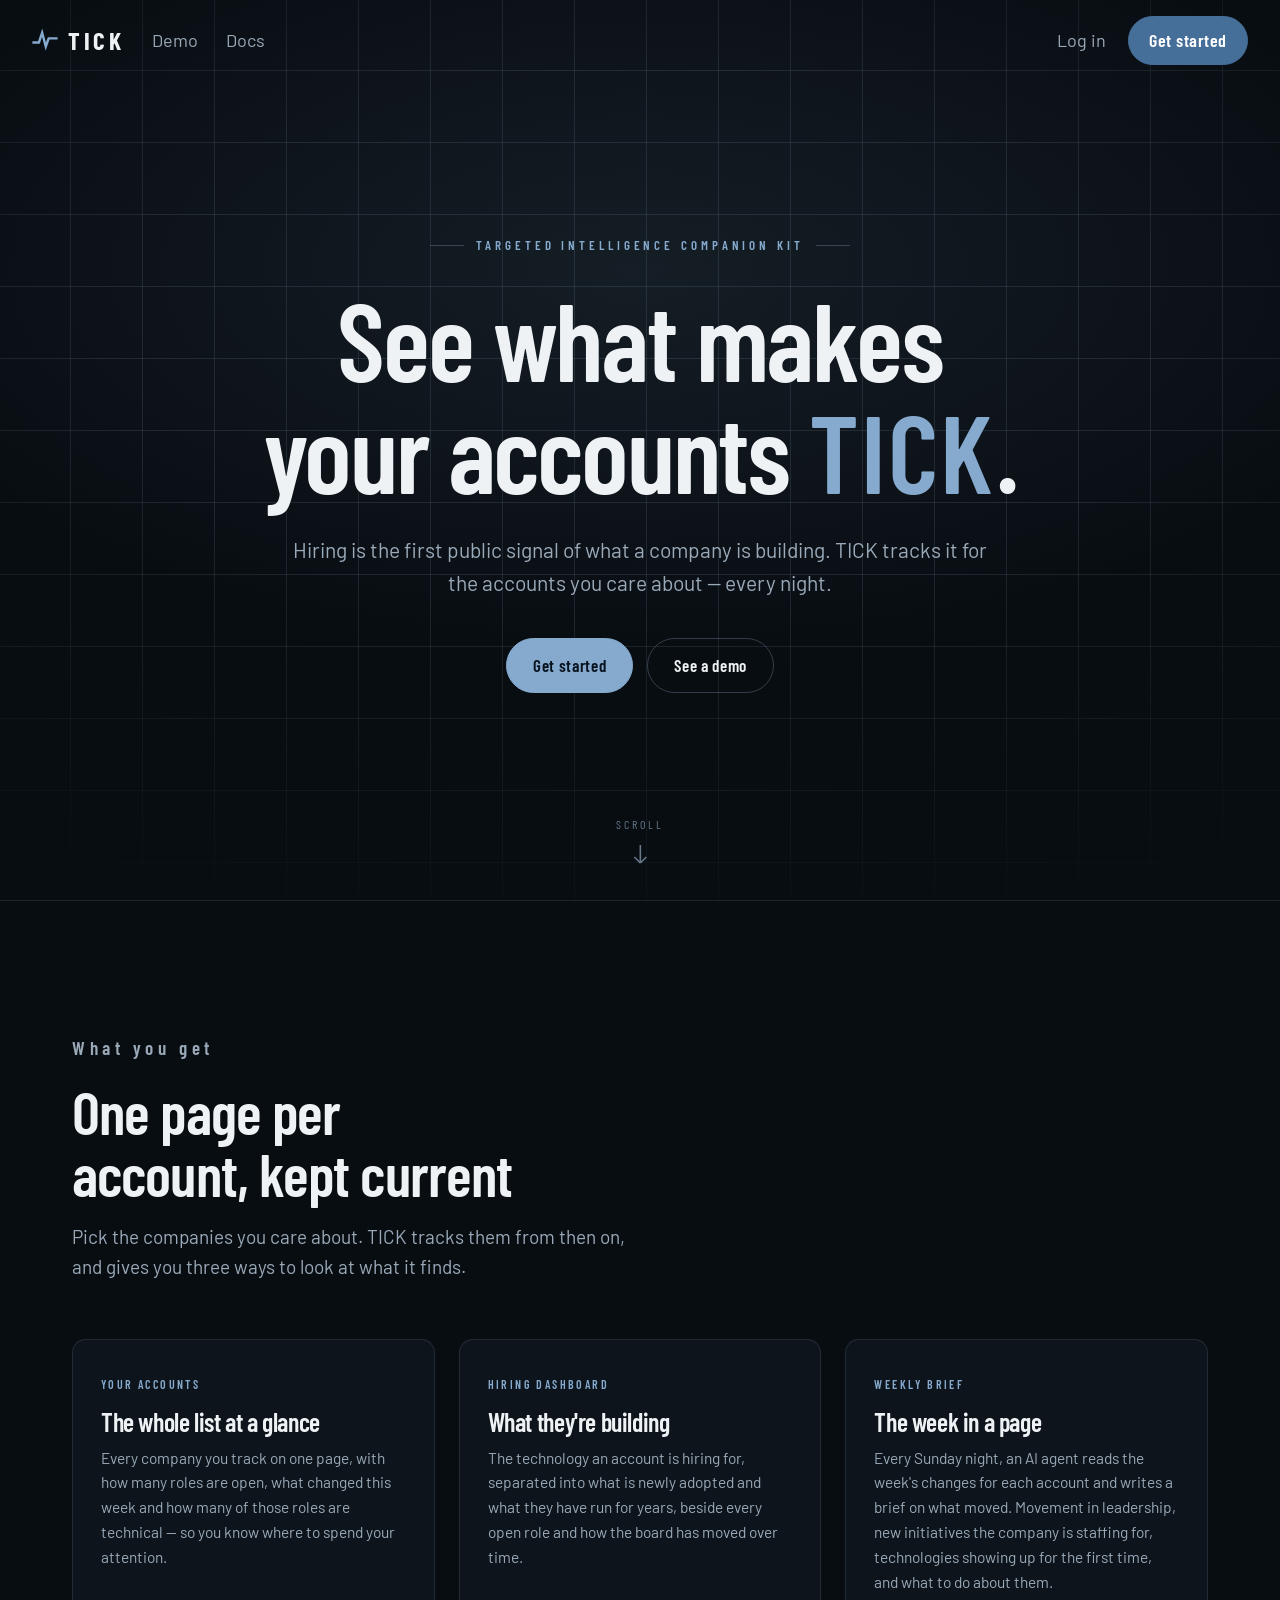
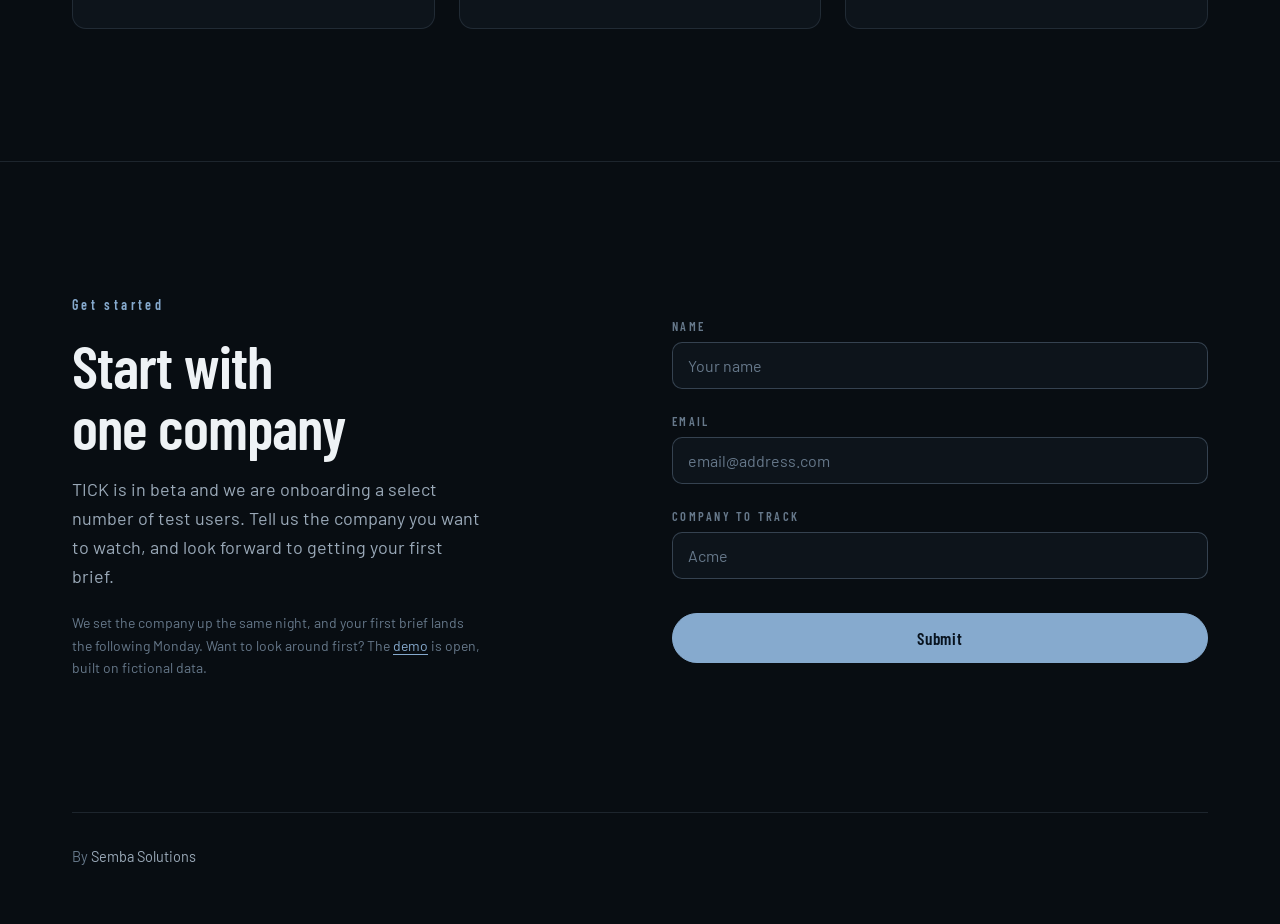
<file: infra/site-static/index.html>
<!DOCTYPE html>
<html lang="en">
<head>
<meta charset="utf-8">
<meta name="viewport" content="width=device-width, initial-scale=1">
<title>Home | TICK</title>
<meta name="description" content="TICK watches the job boards of the companies you sell to and turns what they post into a dashboard and a weekly brief — so a new program reaches you while it is still being staffed.">
<meta name="color-scheme" content="dark">
<meta name="theme-color" content="#080d12">
<meta property="og:type" content="website">
<meta property="og:site_name" content="TICK">
<meta property="og:url" content="https://tick.sembasolutions.com/">
<meta property="og:title" content="TICK — Targeted Intelligence Companion Kit">
<meta property="og:description" content="Hiring is the first public signal of what a company is building. TICK reads it for your accounts, every night.">
<meta property="og:image" content="https://tick.sembasolutions.com/og-image.png">
<meta property="og:image:width" content="1200">
<meta property="og:image:height" content="627">
<meta name="twitter:card" content="summary_large_image">
<meta name="twitter:title" content="TICK — Targeted Intelligence Companion Kit">
<meta name="twitter:description" content="Hiring is the first public signal of what a company is building. TICK reads it for your accounts, every night.">
<meta name="twitter:image" content="https://tick.sembasolutions.com/og-image.png">
<link rel="canonical" href="https://tick.sembasolutions.com/">
<link rel="icon" href="data:image/svg+xml,%3Csvg xmlns='http://www.w3.org/2000/svg' viewBox='0 0 32 32'%3E%3Cstyle%3E.p%7Bstroke:%23456e99%7D@media(prefers-color-scheme:dark)%7B.p%7Bstroke:%2386aace%7D%7D%3C/style%3E%3Cpath class='p' d='M2 19h6.5l4-12 4.5 17 3.5-10H30' fill='none' stroke-width='3' stroke-linejoin='miter' stroke-linecap='square'/%3E%3C/svg%3E">
<link rel="preconnect" href="https://fonts.googleapis.com">
<link rel="preconnect" href="https://fonts.gstatic.com" crossorigin>
<link rel="stylesheet" href="https://fonts.googleapis.com/css2?family=Barlow:wght@400;500;600&amp;family=Barlow+Condensed:wght@500;600;700&amp;display=swap">
<style>
:root{
  --bg:#080d12;
  --bg-2:#0d141b;
  --ink:#eef2f5;
  --ink-2:#9aa9b8;
  --ink-3:#66788a;
  --line:rgba(158,186,214,.14);
  --line-2:rgba(158,186,214,.28);
  --accent:#86aace;
  --accent-hi:#b9d4ef;
  --accent-deep:#456e99;
  --f-display:"Barlow Condensed","Arial Narrow",system-ui,sans-serif;
  --f-body:"Barlow",system-ui,-apple-system,"Segoe UI",sans-serif;
  color-scheme:dark;
}
*,*::before,*::after{box-sizing:border-box}
body{margin:0;background:var(--bg);color:var(--ink);font-family:var(--f-body);font-size:16px;line-height:1.6;
  -webkit-font-smoothing:antialiased}
h1,h2,h3{font-family:var(--f-display);font-weight:600;line-height:1.02;letter-spacing:-.015em;margin:0;text-wrap:balance}
p{margin:0}
a{color:var(--accent);text-underline-offset:3px}
:focus-visible{outline:2px solid var(--accent);outline-offset:3px}
.wrap{max-width:1200px;margin-inline:auto;padding-inline:32px}
.skip-link{position:absolute;left:-9999px}
.skip-link:focus{left:16px;top:12px;z-index:60;background:var(--bg-2);color:var(--ink);padding:10px 14px;border:1px solid var(--accent)}

/* ── nav: transparent over the hero, solid once you scroll ─────────── */
.nav{position:fixed;inset:0 0 auto;z-index:50;display:flex;align-items:center;gap:28px;padding:16px 32px;
  background:transparent;border-bottom:1px solid transparent;transition:background .25s ease,border-color .25s ease}
.nav.is-stuck{background:rgba(8,13,18,.86);backdrop-filter:blur(10px);border-bottom-color:var(--line)}
.nav-brand{display:inline-flex;align-items:center;gap:10px;font-family:var(--f-display);font-weight:700;font-size:25px;letter-spacing:.14em;color:var(--ink);text-decoration:none}
.nav-brand svg{display:block;width:26px;height:26px;flex:none}
.nav-main{display:flex;align-items:center;gap:28px;flex-wrap:wrap}
.nav-main a{color:var(--ink-2);text-decoration:none;font-size:18px}
.nav-main a:hover{color:var(--ink)}
.nav-auth{margin-left:auto;display:flex;align-items:center;gap:20px}
.nav-login{font-family:var(--f-body);font-size:18px;color:var(--ink-2);background:none;border:0;padding:6px 2px;cursor:pointer;text-decoration:none;display:inline-block}
.nav-login:hover{color:var(--ink)}
.nav-cta{font-family:var(--f-display);font-weight:600;font-size:18px;letter-spacing:.03em;text-decoration:none;
  background:var(--accent-deep);border:1px solid var(--accent-deep);border-radius:999px;padding:9px 20px;color:#fff}
.nav-cta:hover{background:var(--accent);border-color:var(--accent);color:#05061a}

/* ── hero: full viewport, blueprint grid ───────────────────────────── */
.hero{position:relative;min-height:100vh;min-height:100svh;display:grid;align-items:center;overflow:hidden;background:var(--bg)}
.hero::before{content:"";position:absolute;inset:-2px;
  background-image:linear-gradient(var(--line) 1px,transparent 1px),linear-gradient(90deg,var(--line) 1px,transparent 1px);
  background-size:72px 72px;
  -webkit-mask-image:radial-gradient(120% 90% at 50% 38%,#000 35%,transparent 78%);
  mask-image:radial-gradient(120% 90% at 50% 38%,#000 35%,transparent 78%)}
.hero::after{content:"";position:absolute;inset:0;pointer-events:none;
  background:radial-gradient(90% 60% at 50% 30%,rgba(134,170,206,.10),transparent 70%)}
.hero-in{position:relative;z-index:1;width:100%;padding-block:140px 120px;text-align:center}
.kicker{font-family:var(--f-display);font-weight:600;font-size:13px;letter-spacing:.3em;text-transform:uppercase;color:var(--accent);
  display:inline-flex;align-items:center;gap:12px}
.kicker::before,.kicker::after{content:"";width:34px;height:1px;background:var(--line-2)}
.hero h1{font-size:clamp(44px,8.6vw,112px);margin-top:26px;letter-spacing:-.02em}
.hero h1 .word{color:var(--accent);letter-spacing:.02em}
.hero .sub{font-size:clamp(17px,2vw,21px);color:var(--ink-2);margin:26px auto 0;max-width:60ch}
.hero .cta{display:flex;gap:14px;justify-content:center;flex-wrap:wrap;margin-top:38px}
.btn{display:inline-flex;align-items:center;gap:10px;font-family:var(--f-display);font-weight:600;font-size:17px;
  letter-spacing:.04em;padding:13px 26px;text-decoration:none;border-radius:999px;border:1px solid var(--accent);transition:.2s}
.btn-primary{background:var(--accent);color:#08131f}
.btn-primary:hover{background:var(--accent-hi);border-color:var(--accent-hi)}
.btn-ghost{background:transparent;color:var(--ink);border-color:var(--line-2)}
.btn-ghost:hover{border-color:var(--accent);color:var(--accent-hi)}
.scroll-cue{position:absolute;left:50%;bottom:34px;transform:translateX(-50%);z-index:1;display:grid;justify-items:center;gap:10px;
  font-family:var(--f-display);font-size:12px;letter-spacing:.24em;text-transform:uppercase;color:var(--ink-3);text-decoration:none}
.scroll-cue:hover{color:var(--accent)}
.scroll-cue svg{animation:nudge 2.4s ease-in-out infinite}
@keyframes nudge{0%,100%{transform:translateY(0)}50%{transform:translateY(6px)}}
@media (prefers-reduced-motion:reduce){.scroll-cue svg{animation:none}}

/* ── numbered sections ─────────────────────────────────────────────── */
section{padding-block:clamp(72px,11vw,132px);border-top:1px solid var(--line)}
.sec-head{display:grid;gap:18px;max-width:64ch}
.num{font-family:var(--f-display);font-weight:600;font-size:14px;letter-spacing:.24em;color:var(--accent)}
.sec-head h2{font-size:clamp(32px,5vw,60px)}
.sec-head p{color:var(--ink-2);font-size:clamp(16.5px,1.6vw,19px);max-width:56ch}

.statement{font-family:var(--f-display);font-weight:500;font-size:clamp(26px,3.6vw,44px);line-height:1.12;max-width:20ch;color:var(--ink)}
.two-col{display:grid;grid-template-columns:minmax(0,1fr) minmax(0,1fr);gap:56px;align-items:center}
.two-col p{color:var(--ink-2);font-size:17.5px}
.two-col p+p{margin-top:18px}

.cards{display:grid;grid-template-columns:repeat(3,minmax(0,1fr));gap:24px;margin-top:56px}
.card{background:var(--bg-2);border:1px solid var(--line);border-radius:14px;padding:30px 28px 34px;transition:border-color .2s,transform .2s}
.card:hover{border-color:var(--line-2);transform:translateY(-3px)}
.card .lbl{font-family:var(--f-display);font-weight:600;font-size:12px;letter-spacing:.2em;text-transform:uppercase;color:var(--accent)}
.card h3{font-size:26px;margin:14px 0 10px}
.card p{color:var(--ink-2);font-size:15.5px}

.steps{display:grid;grid-template-columns:repeat(3,minmax(0,1fr));gap:24px;margin-top:56px}
.step{border-top:2px solid var(--accent-deep);padding-top:22px}
.step b{font-family:var(--f-display);font-weight:600;font-size:13px;letter-spacing:.2em;color:var(--accent);display:block;margin-bottom:10px}
.step h3{font-size:24px;margin-bottom:10px}
.step p{color:var(--ink-2);font-size:15.5px}

.facts{display:grid;grid-template-columns:repeat(3,minmax(0,1fr));gap:48px;margin-top:56px}
.fact h3{font-size:22px;margin-bottom:10px}
.fact p{color:var(--ink-2);font-size:15.5px}

/* ── request access ────────────────────────────────────────────────── */
.access{display:grid;grid-template-columns:minmax(0,1fr) minmax(0,1fr);gap:64px;align-items:center}
.access .copy{max-width:46ch}
.access .num{margin-bottom:16px}
form{display:grid;gap:6px}
label{font-family:var(--f-display);font-weight:600;font-size:12.5px;letter-spacing:.18em;text-transform:uppercase;color:var(--ink-3);margin-top:16px}
input{font-family:var(--f-body);font-size:16px;padding:13px 15px;border:1px solid var(--line-2);border-radius:10px;
  background:var(--bg-2);color:var(--ink)}
input::placeholder{color:var(--ink-3)}
input:focus-visible{outline:2px solid var(--accent);outline-offset:1px}
.form-foot{display:grid;justify-items:center;gap:12px;margin-top:28px}
.form-foot button{width:100%;justify-self:stretch;font-family:var(--f-display);font-weight:600;font-size:17px;letter-spacing:.04em;padding:14px 28px;border-radius:999px;
  border:1px solid var(--accent);background:var(--accent);color:#08131f;cursor:pointer;transition:.2s}
.form-foot button:hover:not(:disabled){background:var(--accent-hi);border-color:var(--accent-hi)}
.form-foot button:disabled{opacity:.65;cursor:default}
.status{font-size:14px;color:var(--ink-2)}

footer.site{border-top:1px solid var(--line);padding-block:32px 56px;display:flex;flex-wrap:wrap;gap:16px 32px;
  justify-content:space-between;align-items:baseline;color:var(--ink-3);font-size:14.5px}
footer.site nav{display:flex;gap:26px;flex-wrap:wrap}
footer.site a{color:var(--ink-2);text-decoration:none}
footer.site a:hover{color:var(--ink)}

@media (max-width:900px){
  .access{grid-template-columns:1fr;gap:34px}
  .cards,.steps,.facts{grid-template-columns:1fr;gap:20px}
}
@media (max-width:620px){
  .wrap{padding-inline:20px}
  .nav{padding:12px 20px;gap:16px}
  .nav-main{display:none}
  .nav-auth{gap:14px}
  .hero-in{padding-block:120px 110px}
  .scroll-cue{bottom:22px}
}
</style>
</head>
<body>
<a class="skip-link" href="#what">Skip to content</a>

<header class="nav" id="nav">
  <a class="nav-brand" href="/"><svg viewBox="0 0 32 32" aria-hidden="true" focusable="false"><path d="M2 19h6.5l4-12 4.5 17 3.5-10H30" fill="none" stroke="var(--accent)" stroke-width="3" stroke-linejoin="miter" stroke-linecap="square"/></svg><span>TICK</span></a>
  <nav class="nav-main" aria-label="TICK">
    <a href="/demo">Demo</a>
    <a href="/docs">Docs</a>
  </nav>
  <div class="nav-auth">
    <a class="nav-login" href="/login">Log in</a>
    <a class="nav-cta" href="#access">Get started</a>
  </div>
</header>

<main>
  <!-- ─────────────────────────────────────────────── hero -->
  <div class="hero">
    <div class="wrap hero-in">
      <p class="kicker">Targeted Intelligence Companion Kit</p>
      <h1>See what makes your accounts <span class="word">TICK</span>.</h1>
      <p class="sub">Hiring is the first public signal of what a company is building. TICK tracks it for the accounts you care about — every night.</p>
      <div class="cta">
        <a class="btn btn-primary" href="#access">Get started</a>
        <a class="btn btn-ghost" href="/demo">See a demo</a>
      </div>
    </div>
    <a class="scroll-cue" href="#what" aria-label="Scroll to content">
      <span>Scroll</span>
      <svg width="16" height="22" viewBox="0 0 16 22" fill="none" aria-hidden="true">
        <path d="M8 1v18m0 0 6-6m-6 6-6-6" stroke="currentColor" stroke-width="1.6"/>
      </svg>
    </a>
  </div>

  

  <!-- ─────────────────────────────────────────────── 02 what you get -->
  <section id="what" aria-labelledby="what-h">
    <div class="wrap">
      <div class="sec-head">
        <p class="num">What you get</p>
        <h2 id="what-h">One page per account, kept current</h2>
        <p>Pick the companies you care about. TICK tracks them from then on, and gives you three ways to look at what it finds.</p>
      </div>
      <div class="cards">
        <div class="card">
          <span class="lbl">Your accounts</span>
          <h3>The whole list at a glance</h3>
          <p>Every company you track on one page, with how many roles are open, what changed this week and how many of those roles are technical — so you know where to spend your attention.</p>
        </div>
        <div class="card">
          <span class="lbl">Hiring dashboard</span>
          <h3>What they're building</h3>
          <p>The technology an account is hiring for, separated into what is newly adopted and what they have run for years, beside every open role and how the board has moved over time.</p>
        </div>
        <div class="card">
          <span class="lbl">Weekly brief</span>
          <h3>The week in a page</h3>
          <p>Every Sunday night, an AI agent reads the week's changes for each account and writes a brief on what moved. Movement in leadership, new initiatives the company is staffing for, technologies showing up for the first time, and what to do about them.</p>
        </div>
      </div>
    </div>
  </section>

  

  

  <!-- ─────────────────────────────────────────────── access -->
  <section id="access" aria-labelledby="access-h">
    <div class="wrap access">
      <div class="copy">
        <p class="num">Get started</p>
        <h2 id="access-h" style="font-size:clamp(32px,5vw,60px);margin-top:18px">Start with one company</h2>
        <p style="color:var(--ink-2);font-size:18px;margin-top:18px">TICK is in beta and we are onboarding a select number of test users. Tell us the company you want to watch, and look forward to getting your first brief.</p>
        <p style="color:var(--ink-3);font-size:14px;margin-top:22px">We set the company up the same night, and your first brief lands the following Monday. Want to look around first? The <a href="/demo">demo</a> is open, built on fictional data.</p>
      </div>
      <div class="fields">
        <form id="access-form" novalidate>
          <label for="name-in">Name</label>
          <input id="name-in" type="text" placeholder="Your name" autocomplete="name" spellcheck="false" required>
          <label for="email-in">Email</label>
          <input id="email-in" type="email" placeholder="email@address.com" autocomplete="email" spellcheck="false" required>
          <label for="company-in">Company to track</label>
          <input id="company-in" type="text" placeholder="Acme" autocomplete="organization" spellcheck="false" required>
          <div class="form-foot">
            <button type="submit" id="access-submit">Submit</button>
            <span class="status" id="access-status" role="status" aria-live="polite"></span>
          </div>
        </form>
      
      </div>

    </div>
  </section>

  <div class="wrap">
    <footer class="site">
      <span>By <a href="https://sembasolutions.com">Semba Solutions</a></span>
    </footer>
  </div>
</main>

<script>
(function () {
  // The nav sits transparent over the hero and picks up a background as soon as
  // the page scrolls — the only chrome that reacts to scroll position.
  var nav = document.getElementById('nav');
  function sync() { nav.classList.toggle('is-stuck', window.scrollY > 24); }
  sync();
  window.addEventListener('scroll', sync, { passive: true });
})();

(function () {
  // Posts to the waitlist at /api/join on this same site. CloudFront signs the
  // request to the function URL (OAC), and for a body it needs the payload's
  // SHA-256 from the browser — that is the x-amz-content-sha256 header.
  // Same-origin, so the response is real: only a 200 counts as success.
  function sendJoin(payload) {
    var body = JSON.stringify(payload);
    return crypto.subtle.digest('SHA-256', new TextEncoder().encode(body))['then'](function (buf) {
      var hash = Array.prototype.map.call(new Uint8Array(buf), function (b) {
        return ('0' + b.toString(16)).slice(-2);
      }).join('');
      return fetch('/api/join', {
        method: 'POST',
        headers: { 'content-type': 'application/json', 'x-amz-content-sha256': hash },
        body: body
      });
    })['then'](function (res) {
      if (!res.ok) { throw new Error('HTTP ' + res.status); }
    });
  }
  var form = document.getElementById('access-form');
  var name = document.getElementById('name-in');
  var mail = document.getElementById('email-in');
  var firm = document.getElementById('company-in');
  var btn  = document.getElementById('access-submit');
  var out  = document.getElementById('access-status');
  if (!form || !name || !mail || !firm || !btn || !out) return;

  form.addEventListener('submit', function (e) {
    e.preventDefault();
    var person = name.value.trim();
    if (!person) { out.textContent = 'Enter your name.'; name.focus(); return; }
    var email = mail.value.trim().toLowerCase();
    if (!/^[^\s@]+@[^\s@]+\.[^\s@]+$/.test(email)) {
      out.textContent = 'Enter a valid email address.'; mail.focus(); return;
    }
    var company = firm.value.trim();
    if (!company) { out.textContent = 'Name the company you want TICK to track.'; firm.focus(); return; }

    btn.disabled = true; name.disabled = true; mail.disabled = true; firm.disabled = true;
    out.textContent = 'Sending…';
    sendJoin({ email: email, name: person, company: company })['then'](function () {
      btn.textContent = 'Request received';
      out.textContent = 'You’re on the list ✓';
    })['catch'](function () {
      btn.disabled = false; name.disabled = false; mail.disabled = false; firm.disabled = false;
      out.textContent = 'Couldn’t send — please try again.';
    });
  });
})();
</script>
</body>
</html>
</file>
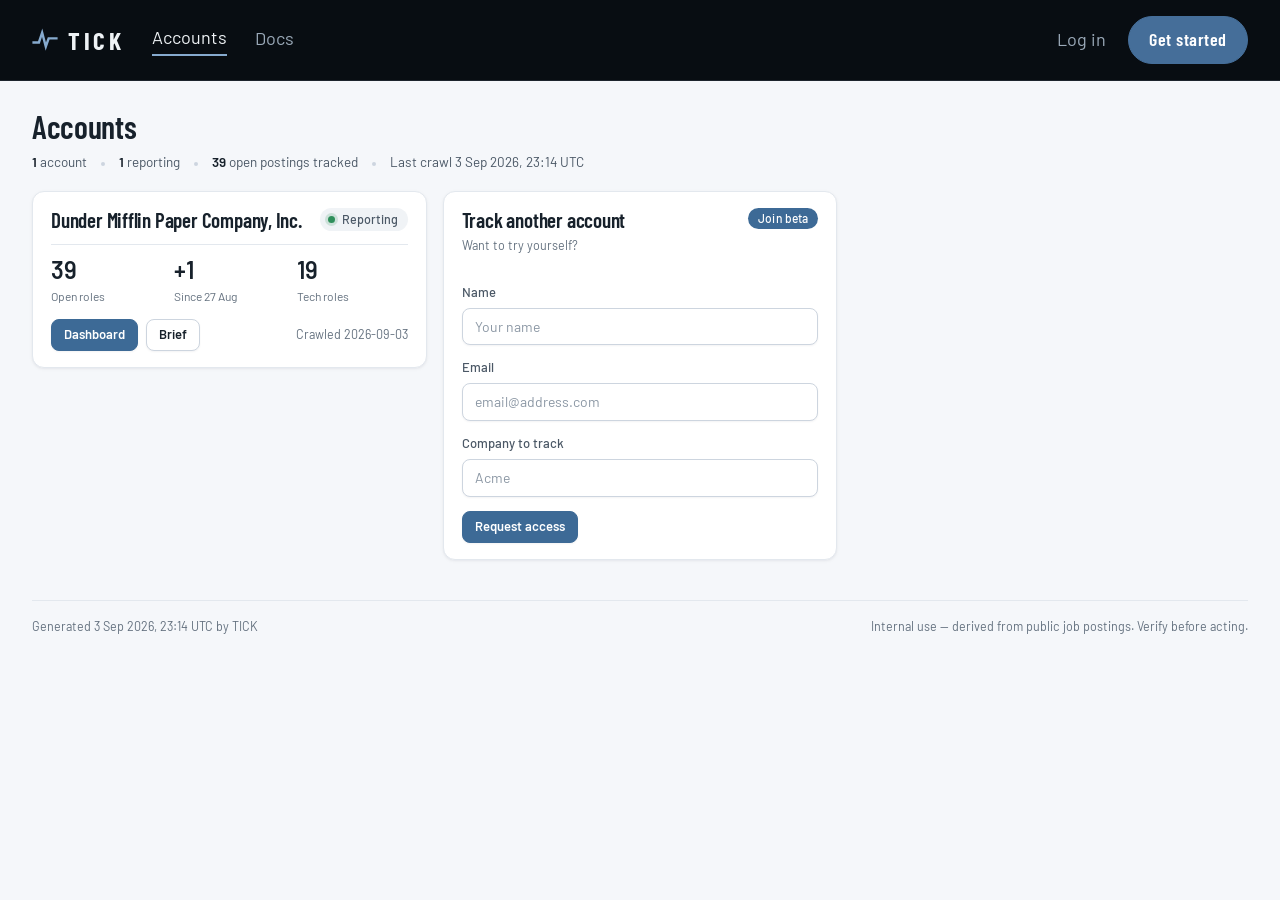
<file: infra/site-static/demo/index.html>
<!DOCTYPE html>
<html lang="en">
<head>
<meta charset="utf-8">
<meta name="viewport" content="width=device-width, initial-scale=1">
<title>Demo | TICK</title>
<meta name="description" content="TICK tracks hiring signals across 1 account — 39 open postings, 1 reporting.">
<meta name="color-scheme" content="light">
<meta name="theme-color" content="#080d12">
<meta name="robots" content="noindex, nofollow">
<meta property="og:type" content="website">
<meta property="og:site_name" content="TICK">
<meta property="og:title" content="TICK — accounts">
<meta property="og:description" content="TICK tracks hiring signals across 1 account — 39 open postings, 1 reporting.">
<meta name="twitter:card" content="summary">
<link rel="icon" href="data:image/svg+xml,%3Csvg xmlns='http://www.w3.org/2000/svg' viewBox='0 0 32 32'%3E%3Cstyle%3E.p%7Bstroke:%23456e99%7D@media(prefers-color-scheme:dark)%7B.p%7Bstroke:%2386aace%7D%7D%3C/style%3E%3Cpath class='p' d='M2 19h6.5l4-12 4.5 17 3.5-10H30' fill='none' stroke-width='3' stroke-linejoin='miter' stroke-linecap='square'/%3E%3C/svg%3E">
<link rel="preconnect" href="https://fonts.googleapis.com">
<link rel="preconnect" href="https://fonts.gstatic.com" crossorigin>
<link rel="stylesheet" href="https://fonts.googleapis.com/css2?family=Barlow:wght@400;500;700&amp;family=Barlow+Condensed:wght@400;600&amp;display=swap">
<style>
:root{
  color-scheme:light;
  --color-bg:#f5f7fa;--color-surface:#fff;--color-surface-2:#f8fafc;
  --color-text:#17212b;--color-text-2:#4b5866;--color-text-3:#64717f;
  --color-border:#e3e8ee;--color-border-strong:#cdd5df;--color-divider:var(--color-border);
  --color-accent:#3d6a96;--color-accent-100:#edf3f9;--color-accent-200:#d3e1ee;
  --color-accent-700:#30577d;--color-accent-800:#264763;--color-accent-900:#1b3349;
  --color-neutral-100:#f0f3f6;--color-neutral-500:#8b97a4;--color-neutral-800:#3c4652;
  --color-live:#2f8f5b;--color-review:#c27c1a;
  --radius:12px;--radius-sm:8px;
  --shadow-sm:0 1px 2px rgba(16,24,40,.05);
  --shadow:0 1px 2px rgba(16,24,40,.04),0 1px 4px rgba(16,24,40,.04);
  --shadow-md:0 6px 18px rgba(16,24,40,.08),0 1px 3px rgba(16,24,40,.05);
  --shadow-lg:0 24px 56px rgba(16,24,40,.2),0 2px 8px rgba(16,24,40,.06);
  --ring:0 0 0 3px color-mix(in srgb,var(--color-accent) 24%,transparent);
  --font-heading:"Barlow Condensed",system-ui,sans-serif;--font-body:"Barlow",system-ui,sans-serif;
}
*,*::before,*::after{box-sizing:border-box}
/* the UA rule for [hidden] is display:none, but any author display wins over it —
   .pager's display:flex kept the pager on screen after JS had hidden it */
[hidden]{display:none!important}
body{margin:0;background:var(--color-bg);color:var(--color-text);font-family:var(--font-body);font-size:15px;line-height:1.55;
  -webkit-font-smoothing:antialiased;-moz-osx-font-smoothing:grayscale}
h1,h2,h3,h4,h5,h6{font-family:var(--font-heading);font-weight:600;line-height:1.15;letter-spacing:-.01em;margin:0;text-wrap:balance}
a{color:var(--color-accent);text-underline-offset:3px;text-decoration-thickness:1px}
a:hover{color:var(--color-accent-700)}
:focus-visible{outline:2px solid var(--color-accent);outline-offset:2px}
.text-muted{color:var(--color-text-3)}
.visually-hidden{position:absolute;width:1px;height:1px;margin:-1px;padding:0;overflow:hidden;
  clip:rect(0 0 0 0);clip-path:inset(50%);white-space:nowrap;border:0}
.skip-link{position:absolute;left:8px;top:-48px;z-index:10;padding:9px 14px;background:var(--color-accent-900);border-radius:var(--radius-sm);
  color:#fff;text-decoration:none;font-weight:600;font-size:14px;transition:top .12s}
.skip-link:focus{top:8px}
/* page title block: an eyebrow line above the h1, so the heading order stays h1 -> h2 */
.eyebrow{font-family:var(--font-body);font-weight:600;font-size:12.5px;letter-spacing:.08em;
  text-transform:uppercase;line-height:1.2;margin:0;color:var(--color-accent)}
.section-label{display:flex;align-items:center;gap:10px;margin:0;font-family:var(--font-heading);font-weight:600;
  font-size:21px;letter-spacing:-.005em;color:var(--color-text)}
.count{display:inline-flex;align-items:center;justify-content:center;min-width:26px;height:22px;padding:0 8px;
  border-radius:999px;background:var(--color-neutral-100);color:var(--color-text-2);font-family:var(--font-body);
  font-size:12.5px;font-weight:600;letter-spacing:0;font-variant-numeric:tabular-nums}
.wrap{max-width:1280px;margin:0 auto;padding:0 32px 64px}
.wrap.narrow{max-width:1040px}
/* menu bar: cloned from /tick (static), colors pinned to that page's palette.
   The source of truth for the app's bar too: tools/tick_insights_report.py
   carries a twin (_nav, _STYLE). Change both — see CLAUDE.md. */
.nav{display:flex;align-items:center;gap:28px;padding:16px 32px;
  background:#080d12;border-bottom:1px solid rgba(158,186,214,.14);margin-bottom:0;flex-wrap:wrap}
.nav-brand{display:inline-flex;align-items:center;gap:10px;font-family:var(--font-heading);font-weight:700;font-size:25px;letter-spacing:.14em;color:#eef2f5}
.nav-brand svg{display:block;width:26px;height:26px;flex:none;color:#86aace}
.nav-tabs{display:flex;align-items:center;gap:28px;flex-wrap:wrap}
.nav-tabs a{color:#9aa9b8;text-decoration:none;font-size:18px;padding-bottom:2px}
.nav-tabs a:hover{color:#eef2f5}
.nav-tabs a[aria-current='page']{color:#eef2f5;border-bottom:2px solid #86aace}
.nav-auth{margin-left:auto;display:flex;align-items:center;gap:20px}
.nav-login{font-family:var(--font-body);font-size:18px;color:#9aa9b8;background:none;border:0;padding:6px 2px;cursor:pointer;text-decoration:none;display:inline-block}
.nav-login:hover{color:#eef2f5}
.nav-cta{font-family:var(--font-heading);font-weight:600;font-size:18px;letter-spacing:.03em;text-decoration:none;
  background:#456e99;border:1px solid #456e99;border-radius:999px;padding:9px 20px;color:#fff}
.nav-cta:hover{background:#86aace;border-color:#86aace;color:#05061a}
.nav :focus-visible{outline-color:#eef2f5}
.nav :focus-visible{outline-color:#fff}
.crumb{display:flex;gap:8px;align-items:center;flex-wrap:wrap;font-size:13px;color:var(--color-text-3);margin:18px 0 8px}
.crumb a{color:inherit;text-decoration:none}
.crumb a:hover{color:var(--color-accent)}
.crumb .here{color:var(--color-text);font-weight:500}
.hdr{display:flex;align-items:center;justify-content:space-between;gap:12px 24px;flex-wrap:wrap;padding:0 0 18px}
.hdr-top{padding-top:28px}
.hdr-actions{display:flex;align-items:center;gap:8px;flex-wrap:wrap}
.hdr h1{font-size:32px;line-height:1.1;margin:0}
.hdr .eyebrow+h1{margin-top:4px}
.hdr-sub{margin:10px 0 0;font-size:14.5px;line-height:1.55;color:var(--color-text-2);max-width:74ch}
.hdr-meta{display:flex;align-items:center;flex-wrap:wrap;gap:6px 14px;margin:8px 0 0;font-size:13.5px;color:var(--color-text-2)}
.hdr-meta>*+*::before{content:"";display:inline-block;width:4px;height:4px;border-radius:50%;background:var(--color-border-strong);
  margin-right:14px;vertical-align:middle}
.blueprint{position:relative;background:var(--color-surface);border:1px solid var(--color-border);border-radius:var(--radius);box-shadow:var(--shadow)}
.card{padding:16px 18px}
.card-head{display:flex;justify-content:space-between;align-items:flex-start;gap:12px;margin-bottom:10px}
.card-title{font-family:var(--font-heading);font-weight:600;font-size:19px;line-height:1.2;margin:0}
.card-sub{display:block;margin:3px 0 0;font-size:13px;line-height:1.45;color:var(--color-text-3)}
.note{margin:10px 0 0;font-size:12.5px;line-height:1.55;color:var(--color-text-3)}
.empty{margin:0;font-size:13.5px;line-height:1.55;color:var(--color-text-3)}
.tag{display:inline-flex;align-items:center;gap:6px;font-size:12px;font-weight:500;line-height:1.45;letter-spacing:.01em;
  padding:2px 10px;border-radius:999px;white-space:nowrap}
.row-flags{display:flex;flex-wrap:wrap;gap:6px;margin-top:6px}
/* in a table row the flags follow the title: the tables run full width, so a
   flag on its own line only made every flagged row taller */
.table .row-flags{display:inline-flex;margin:0 0 0 8px;vertical-align:1px}
.tag-flag{font-size:11.5px;padding:1px 8px}
.tag-accent{background:var(--color-accent-100);color:var(--color-accent-800)}
.tag-neutral{background:var(--color-neutral-100);color:var(--color-neutral-800)}
.tag-outline{border:1px solid var(--color-accent-200);color:var(--color-accent-800);background:var(--color-surface)}
.tag-solid{background:var(--color-accent);color:#fff}
.tag-mine{background:var(--color-accent-900);color:#fff}
/* account state: a dot beside the word, so state is never told by color alone */
.status{display:inline-flex;align-items:center;gap:7px;font-size:12.5px;font-weight:500;color:var(--color-text-2);white-space:nowrap;
  padding:2px 10px 2px 8px;border-radius:999px;background:var(--color-neutral-100)}
.status::before{content:"";width:7px;height:7px;border-radius:50%;background:var(--color-neutral-500)}
.status-live::before{background:var(--color-live);box-shadow:0 0 0 3px color-mix(in srgb,var(--color-live) 18%,transparent)}
.status-review::before{background:var(--color-review)}
.btn{display:inline-flex;align-items:center;justify-content:center;gap:8px;min-height:38px;padding:0 16px;cursor:pointer;
  text-decoration:none;font-family:var(--font-body);font-weight:600;font-size:14px;line-height:1.2;border-radius:var(--radius-sm);
  border:1px solid var(--color-border-strong);background:var(--color-surface);color:var(--color-text);box-shadow:var(--shadow-sm);
  transition:background .12s,border-color .12s,color .12s,box-shadow .12s}
.btn:hover{color:var(--color-text)}
.btn-primary{background:var(--color-accent);color:#fff;border-color:var(--color-accent)}
.btn-primary:hover{background:var(--color-accent-700);border-color:var(--color-accent-700);color:#fff}
.btn-secondary:hover{background:var(--color-surface-2);border-color:var(--color-neutral-500)}
.btn-sm{min-height:32px;padding:0 12px;font-size:13px}
.btn[disabled]{opacity:.5;cursor:default}
.btn-link{font:inherit;font-size:13px;font-weight:500;background:none;border:0;padding:0;color:var(--color-accent);cursor:pointer;
  text-decoration:underline;text-underline-offset:3px}
/* every text field in the app shares one look */
.tbl-controls input[type=search],.my-terms-form input,.acct-add input,.acct-add textarea,
.pgrid input[type=text],.pgrid textarea,.pgrid select{font-family:var(--font-body);font-size:14px;line-height:1.4;padding:8px 12px;
  background:var(--color-surface);color:var(--color-text);border:1px solid var(--color-border-strong);border-radius:var(--radius-sm);
  box-shadow:var(--shadow-sm);transition:border-color .12s,box-shadow .12s}
.tbl-controls input[type=search]:focus-visible,.my-terms-form input:focus-visible,.acct-add input:focus-visible,
.acct-add textarea:focus-visible,.pgrid input:focus-visible,.pgrid textarea:focus-visible,.pgrid select:focus-visible{
  outline:none;border-color:var(--color-accent);box-shadow:var(--ring)}
::placeholder{color:var(--color-neutral-500)}
.table{width:100%;border-collapse:separate;border-spacing:0;font-size:14px}
.table th{text-align:left;font-size:12px;font-weight:600;letter-spacing:.04em;text-transform:uppercase;color:var(--color-text-3);
  padding:9px 14px;background:var(--color-surface-2);border-bottom:1px solid var(--color-border);white-space:nowrap}
.table td{padding:10px 14px;border-bottom:1px solid var(--color-border);vertical-align:top}
.table tbody tr:last-child td{border-bottom:0}
.table tbody tr{transition:background .1s}
.table tbody tr:hover{background:var(--color-surface-2)}
.table td>a{color:var(--color-accent-800);font-weight:600;text-decoration:none}
.table td>a:hover{color:var(--color-accent);text-decoration:underline}
.table .num{text-align:right;font-variant-numeric:tabular-nums}
.table td.nowrap{white-space:nowrap;font-variant-numeric:tabular-nums}
.tbl-wrap{overflow-x:auto}
/* the stack's buckets are columns of one card: an empty bucket is a short
   column, not a card standing half empty beside a full one */
.stack-card{display:grid;grid-auto-flow:column;grid-auto-columns:minmax(0,1fr);margin-top:12px}
.stack-col{padding:16px 18px;min-width:0}
.stack-col+.stack-col{border-left:1px solid var(--color-border)}
/* a bucket with the card to itself (a first crawl, or an empty neighbour)
   flows its terms into two columns rather than one long one */
.stack-list.wide{display:block;columns:2;column-gap:36px}
.stack-list.wide .stack-row{break-inside:avoid;border-top:0;border-bottom:1px solid var(--color-border);padding:6px 0}
.stack-list{display:flex;flex-direction:column}
.stack-row{display:grid;grid-template-columns:minmax(0,1fr) 72px minmax(96px,auto);align-items:center;gap:14px;
  padding:6px 0;border-top:1px solid var(--color-border);font-size:14px}
.stack-row:first-child{border-top:0;padding-top:2px}
.stack-meta{font-size:12.5px;color:var(--color-text-3);text-align:right;white-space:nowrap;font-variant-numeric:tabular-nums}
/* a term's share of the busiest term's postings: one hue, the track a lighter step of it */
.meter{height:6px;border-radius:999px;background:var(--color-accent-100);overflow:hidden}
.meter>i{display:block;height:100%;border-radius:999px;background:var(--color-accent)}
/* the headline figures: one card, its cells split by hairlines */
.kpis{display:grid;grid-template-columns:repeat(4,minmax(0,1fr));margin:0 0 16px}
.kpi{padding:13px 18px;border-left:1px solid var(--color-border);min-width:0}
.kpi:first-child{border-left:0}
.kpi-label{display:block;font-size:13px;font-weight:500;color:var(--color-text-2)}
.kpi-value{display:block;font-family:var(--font-body);font-weight:600;font-size:28px;line-height:1.1;letter-spacing:-.02em;margin-top:3px}
.kpi-sub{display:flex;align-items:center;gap:6px;flex-wrap:wrap;margin-top:4px;font-size:12.5px;color:var(--color-text-3)}
.delta{display:inline-flex;align-items:center;padding:1px 8px;border-radius:999px;font-size:12px;font-weight:600;
  font-variant-numeric:tabular-nums;background:var(--color-neutral-100);color:var(--color-neutral-800)}
.delta.up{background:var(--color-accent-100);color:var(--color-accent-800)}
.stat-row{display:grid;grid-template-columns:repeat(3,minmax(0,1fr));gap:12px;border-top:1px solid var(--color-border);margin-top:12px;padding-top:12px}
.stat b{display:block;font-family:var(--font-body);font-weight:600;font-size:24px;line-height:1.1;letter-spacing:-.01em}
.stat span{display:block;margin-top:3px;font-size:12px;color:var(--color-text-3)}
.right-col{display:flex;flex-direction:column;gap:16px}
.grid{display:grid;grid-template-columns:minmax(0,7fr) minmax(0,4fr);gap:16px;align-items:start}
/* a grid item defaults to min-width:auto, so it refuses to shrink below the
   widest thing inside it — the roles table then pushed the whole page sideways
   instead of scrolling inside its own overflow-x container */
.grid>*,.right-col>*{min-width:0}
.grid.narrative{grid-template-columns:minmax(0,1fr) 300px;gap:24px}
.section{margin-top:28px}
.kv{display:flex;flex-direction:column;font-size:13.5px}
.kv>div{display:flex;justify-content:space-between;align-items:baseline;gap:12px;padding:6px 0;border-top:1px solid var(--color-border)}
.kv>div:first-child{border-top:0;padding-top:0}
.kv>div:last-child{padding-bottom:0}
.kv>div>:first-child{color:var(--color-text-3)}
.kv>div>:last-child{font-weight:600;text-align:right;font-variant-numeric:tabular-nums;overflow-wrap:anywhere}
.list-rows{display:flex;flex-direction:column}
.list-rows>div{padding:8px 0;border-top:1px solid var(--color-border)}
.list-rows>div:first-child{border-top:0;padding-top:0}
.list-rows a{font-weight:600;color:var(--color-accent-800);text-decoration:none;font-size:14px}
.list-rows a:hover{color:var(--color-accent);text-decoration:underline}
.list-rows span{display:block;font-size:12.5px;color:var(--color-text-3);margin-top:1px}
.cite{font-size:11px;color:var(--color-accent-800)}
sup.cite{line-height:0;margin-left:1px}
sup.cite a{padding:0 2px;border-radius:4px;color:var(--color-accent);font-size:11px;font-weight:700;
  text-decoration:none;font-variant-numeric:tabular-nums;transition:background .12s,color .12s}
sup.cite a:hover{background:var(--color-accent-100);color:var(--color-accent-800)}
.prose p{margin:0 0 16px;font-size:16.5px;line-height:1.75;max-width:68ch}
.prose p:last-child{margin-bottom:0}
.paper{padding:24px 28px}
.crumb a{color:inherit;text-decoration:none}
/* min() keeps a 340px track from overflowing a 320px phone */
.acct-grid{display:grid;grid-template-columns:repeat(auto-fill,minmax(min(320px,100%),1fr));gap:16px;align-items:stretch}
.acct-head{display:flex;justify-content:space-between;align-items:flex-start;gap:12px;margin-bottom:12px}
.acct-name{font-family:var(--font-heading);font-weight:600;font-size:21px;line-height:1.15}
.acct-name a{color:inherit;text-decoration:none}
.acct-name a:hover{color:var(--color-accent)}
.acct-meta{font-size:12.5px;margin-top:4px;color:var(--color-text-3);overflow-wrap:anywhere}
.acct-add:not([open]){align-self:start}
.acct-grid>.card{display:flex;flex-direction:column;transition:box-shadow .15s,border-color .15s}
.acct-grid>.card.is-reporting:hover{border-color:var(--color-border-strong);box-shadow:var(--shadow-md)}
.acct-lede b{color:var(--color-text);font-weight:600}
.acct-foot{display:flex;gap:8px;align-items:center;flex-wrap:wrap;margin-top:auto;padding-top:14px}
/* cards in a row share a height; figures and buttons sit at the bottom, so
   they line up across the row whatever the length of each name */
.acct-grid>.card>.stat-row{margin-top:auto}
.acct-grid>.card>.stat-row+.acct-foot{margin-top:0}
.acct-foot .acct-when{margin-left:auto;font-size:12.5px;color:var(--color-text-3)}
.acct-note{font-size:13px;line-height:1.55;margin:14px 0 0;color:var(--color-text-3)}
/* the request tile: closed, a quiet dashed card; opened, the form */
.acct-add{background:transparent;border:1.5px dashed var(--color-border-strong);box-shadow:none;padding:0}
.acct-add[open]{background:var(--color-surface);border-style:solid;border-width:1px;border-color:var(--color-border);box-shadow:var(--shadow)}
.acct-add>summary{display:flex;align-items:center;gap:14px;padding:16px 18px;cursor:pointer;list-style:none;border-radius:var(--radius)}
.acct-add>summary::-webkit-details-marker{display:none}
.acct-add>summary:hover .acct-plus{background:var(--color-accent);color:#fff;border-color:var(--color-accent)}
.acct-plus{display:inline-flex;align-items:center;justify-content:center;flex:none;width:40px;height:40px;border-radius:50%;
  border:1px solid var(--color-border-strong);background:var(--color-surface);color:var(--color-accent);font-size:22px;line-height:1;
  transition:background .12s,color .12s,border-color .12s}
.acct-add[open] .acct-plus{transform:rotate(45deg)}
.acct-add form{padding:0 18px 16px}
.acct-add label{display:block;font-size:13px;font-weight:500;margin:14px 0 6px;color:var(--color-text-2)}
.acct-add label:first-of-type{margin-top:0}
.acct-add input,.acct-add textarea{width:100%}
.acct-add textarea{resize:vertical;min-height:64px}
.acct-add .acct-status{font-size:13px}
.chart-wrap{position:relative;margin:4px 0 0}
/* the plot stretches to the card, so its strokes do not scale (vector-effect)
   and its labels and dots are HTML laid over it by percentage: text stays
   legible at any width, where a scaled viewBox shrank it to 5px on a phone */
.ch-frame{padding:8px 30px 28px 34px}
.ch-plot{position:relative;height:200px}
.ch-svg{position:absolute;inset:0;display:block;width:100%;height:100%;overflow:visible}
.ch-grid{stroke:var(--color-border);stroke-width:1;vector-effect:non-scaling-stroke}
.ch-base{stroke:var(--color-border-strong);stroke-width:1;vector-effect:non-scaling-stroke}
.ch-line{fill:none;stroke:var(--color-accent);stroke-width:2;stroke-linejoin:round;stroke-linecap:round;vector-effect:non-scaling-stroke}
.ch-area{fill:var(--color-accent);opacity:.1}
.ch-hair{stroke:var(--color-neutral-500);stroke-width:1;vector-effect:non-scaling-stroke}
.ch-dot{position:absolute;width:10px;height:10px;margin:-5px 0 0 -5px;border-radius:50%;background:var(--color-accent);
  box-shadow:0 0 0 2px var(--color-surface);pointer-events:none}
.ch-ylab,.ch-xlab,.ch-endlab{position:absolute;font-size:12px;line-height:1;color:var(--color-text-3);font-variant-numeric:tabular-nums;
  white-space:nowrap;pointer-events:none}
.ch-ylab{left:-10px;transform:translate(-100%,-50%)}
.ch-xlab{top:100%;margin-top:10px;transform:translateX(-50%)}
.ch-xlab.first{transform:none}
.ch-endlab{margin-left:10px;transform:translateY(-50%);font-weight:600;color:var(--color-text)}
.ch-hit{cursor:crosshair}
.ch-hit:focus-visible{outline:2px solid var(--color-accent);outline-offset:2px}
.spark{display:block;width:100%;height:auto;margin:10px 0 8px;overflow:visible}
.chart-tip{position:absolute;top:0;left:0;pointer-events:none;background:var(--color-surface);border:1px solid var(--color-border);
  border-radius:var(--radius-sm);box-shadow:var(--shadow-md);padding:7px 10px;font-size:12px;line-height:1.35;white-space:nowrap;z-index:2}
.chart-tip b{display:block;font-size:15px;font-weight:600;color:var(--color-text)}
.chart-tip span{color:var(--color-text-3)}
.chart-tbl{margin-top:6px}
.chart-tbl summary{font-size:12.5px;color:var(--color-text-3);cursor:pointer}
.chart-tbl summary:hover{color:var(--color-accent)}
.chart-tbl table{width:100%;border-collapse:collapse;margin-top:8px;font-size:12.5px}
.chart-tbl th,.chart-tbl td{text-align:left;padding:4px 0;border-bottom:1px solid var(--color-border)}
.chart-tbl .num{text-align:right;font-variant-numeric:tabular-nums}
.chart-foot{display:flex;justify-content:space-between;align-items:center;gap:10px;flex-wrap:wrap;margin-top:12px;padding-top:12px;
  border-top:1px solid var(--color-border);font-size:13px;color:var(--color-text-3)}
.tbl-head{display:flex;align-items:center;justify-content:space-between;gap:10px 16px;flex-wrap:wrap;margin-bottom:10px}
.tbl-controls{display:flex;align-items:center;gap:12px;flex-wrap:wrap}
.tbl-controls input[type=search]{width:290px;max-width:100%;padding-left:36px;
  background:var(--color-surface) url("data:image/svg+xml,%3Csvg xmlns='http://www.w3.org/2000/svg' viewBox='0 0 24 24' fill='none' stroke='%2364717f' stroke-width='2' stroke-linecap='round'%3E%3Ccircle cx='11' cy='11' r='6.5'/%3E%3Cpath d='M20 20l-4.2-4.2'/%3E%3C/svg%3E") no-repeat 12px center/16px}
.chk{display:inline-flex;align-items:center;gap:8px;font-size:13px;cursor:pointer;color:var(--color-text-2)}
.chk input{accent-color:var(--color-accent);width:15px;height:15px;margin:0}
/* filters and the persona's buyer boxes read as pills; the checkbox stays the control */
.tbl-filters .chk,.pchecks .chk{padding:5px 12px 5px 10px;border:1px solid var(--color-border-strong);border-radius:999px;
  background:var(--color-surface);transition:background .12s,border-color .12s,color .12s}
.tbl-filters .chk:hover,.pchecks .chk:hover{border-color:var(--color-neutral-500)}
.tbl-filters .chk:has(input:checked),.pchecks .chk:has(input:checked){background:var(--color-accent-100);border-color:var(--color-accent);color:var(--color-accent-800)}
.chk:has(input:focus-visible){outline:2px solid var(--color-accent);outline-offset:2px}
.chk-n{display:inline-flex;align-items:center;justify-content:center;min-width:22px;height:19px;padding:0 6px;border-radius:999px;
  background:var(--color-neutral-100);color:var(--color-text-2);font-size:11.5px;font-weight:600;font-variant-numeric:tabular-nums}
.chk:has(input:checked) .chk-n{background:var(--color-surface);color:var(--color-accent-800)}
.tbl-filters{display:flex;align-items:center;gap:8px;flex-wrap:wrap;margin:0 0 10px}
.tbl-filters .btn-link{margin-left:6px}
.filter-chip{display:inline-flex;align-items:center;gap:2px;font-size:13px;font-weight:500;padding:4px 4px 4px 12px;border-radius:999px;
  background:var(--color-accent-900);color:#fff}
.chip-x{font:inherit;font-size:16px;line-height:1;background:none;border:0;padding:0 6px;cursor:pointer;color:inherit;border-radius:999px}
.chip-x:hover{background:rgba(255,255,255,.18)}
/* sortable headers: the button is added by the table script, so with JS off a
   header is plain text rather than a control that does nothing */
.th-sort{font:inherit;letter-spacing:inherit;text-transform:inherit;color:inherit;background:none;border:0;
  padding:0;cursor:pointer;white-space:nowrap;text-align:inherit}
.th-sort:hover,.table th[aria-sort=ascending],.table th[aria-sort=descending]{color:var(--color-text)}
.table th[aria-sort=ascending] .th-sort::after{content:" \2191"}
.table th[aria-sort=descending] .th-sort::after{content:" \2193"}
/* stack terms are buttons that filter Open roles to the postings behind them */
button.tag{font-family:var(--font-body);cursor:pointer;margin:0 4px 4px 0;transition:background .12s,color .12s,border-color .12s}
button.tag-outline:hover,button.tag-outline[aria-pressed=true]{background:var(--color-accent);border-color:var(--color-accent);color:#fff}
.term-btn{font:inherit;font-weight:500;color:var(--color-text);background:none;border:0;padding:0;cursor:pointer;text-align:left;
  text-decoration:underline;text-decoration-color:var(--color-border-strong);text-underline-offset:4px;overflow-wrap:anywhere}
.term-btn:hover,.term-btn[aria-pressed=true]{color:var(--color-accent-700);text-decoration-color:currentColor}
.term-btn[aria-pressed=true]{font-weight:600}
.row-hit{margin-top:6px;font-size:12.5px;line-height:1.5;color:var(--color-text-3)}
.row-hit mark{background:#fdf1c7;color:var(--color-text);padding:0 2px;border-radius:3px}
.my-terms{display:flex;align-items:center;gap:8px 14px;flex-wrap:wrap;margin:0 0 10px;padding:9px 12px;
  background:var(--color-surface);border:1px solid var(--color-border);border-radius:var(--radius);font-size:13px}
.my-terms-label{font-weight:600;font-size:13.5px;color:var(--color-text)}
.my-terms-list{display:flex;flex-wrap:wrap;gap:6px;align-items:center}
.chip{display:inline-flex;align-items:center;border:1px solid var(--color-accent-200);color:var(--color-accent-900);border-radius:999px;
  background:var(--color-surface);overflow:hidden}
.chip-term{font:inherit;font-size:12.5px;font-weight:500;background:none;border:0;padding:3px 4px 3px 11px;cursor:pointer;color:inherit}
.chip-term[aria-pressed=true]{background:var(--color-accent-900);color:#fff}
.chip .chip-x:hover{background:var(--color-accent-100)}
.my-terms-form{display:flex;gap:6px}
.my-terms-form input{width:230px;max-width:100%;padding:6px 11px;font-size:13px}
.my-terms #my-terms-note{flex:1 0 100%;font-size:12.5px}
.tbl-empty{margin:0;padding:18px 16px;font-size:13.5px}
/* the persona editor on /profile: settings sections, a heading beside its fields */
.callout{display:flex;gap:12px;align-items:flex-start;margin:0 0 20px;padding:12px 16px;border-radius:var(--radius);
  background:var(--color-accent-100);color:var(--color-accent-900);font-size:14px;line-height:1.55}
.callout::before{content:"i";flex:none;display:inline-flex;align-items:center;justify-content:center;width:20px;height:20px;margin-top:1px;
  border-radius:50%;background:var(--color-accent);color:#fff;font-size:12px;font-weight:700;font-style:italic;font-family:Georgia,serif}
.callout a{color:var(--color-accent-800);font-weight:600}
.psec{display:grid;grid-template-columns:minmax(0,260px) minmax(0,1fr);gap:12px 40px;padding:22px 0;border-top:1px solid var(--color-border)}
.psec:first-of-type{border-top:0;padding-top:0}
.psec h3{font-size:19px}
.psec-head p{margin:6px 0 0;font-size:13.5px;line-height:1.55;color:var(--color-text-3)}
.pform{padding:0}
.pgrid{display:grid;grid-template-columns:repeat(2,minmax(0,1fr));gap:16px 20px;padding:18px}
.pgrid .wide{grid-column:1/-1}
.pgrid label:not(.chk),.pgrid legend{display:block;font-size:13.5px;font-weight:500;margin:0;color:var(--color-text)}
.pgrid input[type=text],.pgrid textarea,.pgrid select{display:block;width:100%;margin-top:7px}
.pgrid select{appearance:none;padding-right:36px;cursor:pointer;
  background:var(--color-surface) url("data:image/svg+xml,%3Csvg xmlns='http://www.w3.org/2000/svg' viewBox='0 0 24 24' fill='none' stroke='%2364717f' stroke-width='2' stroke-linecap='round' stroke-linejoin='round'%3E%3Cpath d='M6 9l6 6 6-6'/%3E%3C/svg%3E") no-repeat right 12px center/16px}
.pgrid textarea{resize:vertical;min-height:72px}
.pgrid fieldset{border:0;padding:0;margin:0;min-width:0}
.pchecks{display:flex;flex-wrap:wrap;gap:8px;margin-top:10px}
.phint{display:block;margin-top:7px;font-size:12.5px;font-weight:400;color:var(--color-text-3)}
.pform-foot{position:sticky;bottom:0;z-index:5;display:flex;align-items:center;justify-content:flex-end;gap:14px;flex-wrap:wrap;margin-top:8px;
  padding:14px 0;background:color-mix(in srgb,var(--color-bg) 88%,transparent);backdrop-filter:blur(6px);border-top:1px solid var(--color-border)}
.pform-foot .acct-status{margin-right:auto;font-size:13.5px}
@media (max-width:760px){.psec{grid-template-columns:1fr}.pgrid{grid-template-columns:1fr}}
.pager{display:flex;align-items:center;gap:12px;margin-top:10px;flex-wrap:wrap}
.pager [role=status]{font-size:13px;font-variant-numeric:tabular-nums}
.pager button[disabled]{opacity:.45;cursor:default;box-shadow:none}
.arch-table tbody tr[data-arch]{cursor:pointer}
.arch-dialog{width:min(780px,calc(100vw - 32px));max-height:calc(100vh - 48px);padding:0;border:0;border-radius:16px;
  background:var(--color-surface);color:var(--color-text);box-shadow:var(--shadow-lg)}
.arch-dialog::backdrop{background:rgba(15,23,32,.5);backdrop-filter:blur(2px)}
.arch-dialog-bar{position:sticky;top:0;z-index:1;display:flex;justify-content:flex-end;padding:12px 14px;
  background:color-mix(in srgb,var(--color-surface) 92%,transparent);backdrop-filter:blur(6px);border-bottom:1px solid var(--color-border)}
.arch-dialog-body{padding:18px 28px 28px}
.arch-title{font-size:30px;margin:6px 0 10px}
.arch-fields{display:grid;grid-template-columns:max-content 1fr;gap:0 24px;margin:20px 0 0;font-size:14px;
  border:1px solid var(--color-border);border-radius:var(--radius);padding:6px 18px;background:var(--color-surface)}
.arch-fields dt,.arch-fields dd{padding:9px 0;border-top:1px solid var(--color-border)}
.arch-fields dt:first-of-type,.arch-fields dd:first-of-type{border-top:0}
.arch-fields dt{color:var(--color-text-3)}
.arch-fields dd{margin:0;overflow-wrap:anywhere}
.arch-desc-h{margin:28px 0 10px;font-size:19px}
.arch-desc{white-space:pre-wrap;font-size:14.5px;line-height:1.65;max-width:72ch}
.arch-desc-sections{max-width:72ch;font-size:14.5px;line-height:1.65}
.arch-sec{font-family:var(--font-body);font-weight:600;font-size:14.5px;margin:18px 0 6px}
.arch-sec:first-child{margin-top:0}
.arch-list{margin:0;padding-left:20px}
.arch-list li+li{margin-top:3px}
.arch-para{margin:0}
/* the brief */
.actions{display:flex;flex-direction:column;gap:12px}
.action{padding:16px 18px}
.action-head{display:flex;justify-content:space-between;align-items:flex-start;gap:12px}
.action-title{font-size:19px;line-height:1.25}
.action-why{margin:8px 0 0;font-size:14.5px;line-height:1.6;color:var(--color-text-2)}
.action-quote{margin:14px 0 0;padding:2px 0 2px 14px;border-left:3px solid var(--color-accent-200);font-size:14px;line-height:1.6}
.action-quote q{font-style:italic;quotes:"\201C" "\201D"}
.action-quote span{display:block;font-size:12px;font-weight:600;letter-spacing:.06em;text-transform:uppercase;color:var(--color-text-3);margin-bottom:2px}
.action-steps{list-style:none;counter-reset:step;margin:16px 0 0;padding:0;font-size:14.5px;line-height:1.6}
.action-steps li{counter-increment:step;position:relative;padding-left:34px}
.action-steps li+li{margin-top:10px}
.action-steps li::before{content:counter(step);position:absolute;left:0;top:1px;display:inline-flex;align-items:center;justify-content:center;
  width:22px;height:22px;border-radius:50%;background:var(--color-accent-100);color:var(--color-accent-800);font-size:12px;font-weight:700}
.sources{padding:6px 22px}
.src{display:flex;gap:12px;padding:10px 0;border-top:1px solid var(--color-border);font-size:13.5px;line-height:1.5;scroll-margin-top:24px;
  transition:background .3s}
.src:first-child{border-top:0}
.src>.cite{flex:none;display:inline-flex;align-items:center;justify-content:center;min-width:22px;height:20px;margin-top:1px;border-radius:999px;
  background:var(--color-accent-100);color:var(--color-accent-800);font-size:11px;font-weight:700;font-variant-numeric:tabular-nums}
.src:target{background:var(--color-accent-100);box-shadow:0 0 0 8px var(--color-accent-100);border-radius:4px}
.src a{color:var(--color-accent-800);text-decoration:none}
.src a:hover{color:var(--color-accent);text-decoration:underline}
.rail{position:sticky;top:20px}
.rail-label{display:block;margin-bottom:10px;font-size:13px;font-weight:600;color:var(--color-text-2)}
.mini-stats{display:grid;grid-template-columns:repeat(3,minmax(0,1fr));gap:8px}
.mini-stats div{padding:10px 12px;border-radius:var(--radius-sm);background:var(--color-surface-2);border:1px solid var(--color-border)}
.mini-stats b{display:block;font-size:22px;font-weight:600;line-height:1.1}
.mini-stats span{display:block;margin-top:2px;font-size:12px;color:var(--color-text-3)}
.archive-bar{display:flex;align-items:center;gap:8px 14px;flex-wrap:wrap;margin:0 0 16px;padding:12px 16px;border-radius:var(--radius);
  background:var(--color-surface);border:1px solid var(--color-border);font-size:13.5px}
.brief-list{display:flex;flex-direction:column;gap:12px;margin:0;padding:0;list-style:none}
.brief-item{display:block;padding:16px 18px;transition:box-shadow .15s,border-color .15s}
.brief-item:hover{border-color:var(--color-border-strong);box-shadow:var(--shadow-md)}
.brief-item-head{display:flex;justify-content:space-between;align-items:center;gap:12px;flex-wrap:wrap}
.brief-item-head a{font-family:var(--font-heading);font-weight:600;font-size:20px;color:var(--color-text);text-decoration:none}
.brief-item-head a::after{content:"";position:absolute;inset:0;border-radius:var(--radius)}
.brief-item-head a:hover{color:var(--color-accent)}
.brief-item p{margin:8px 0 0;font-size:14.5px;line-height:1.6;color:var(--color-text-2)}
.brief-item .brief-item-meta{margin-top:10px;font-size:12.5px;color:var(--color-text-3)}
.empty-state{max-width:640px;margin:16px auto 0;padding:36px 32px;text-align:center}
.empty-state h1{font-size:32px;margin:8px 0 0}
.empty-state p{margin:12px auto 0;max-width:56ch;font-size:15px;line-height:1.65;color:var(--color-text-2)}
.empty-state .btn{margin-top:22px}
.site-foot{border-top:1px solid var(--color-border);margin-top:40px;padding-top:16px;
  display:flex;justify-content:space-between;gap:14px;flex-wrap:wrap;font-size:12.5px;line-height:1.5;color:var(--color-text-3)}
.site-foot a{color:inherit}
@media (max-width:980px){
  .grid,.grid.narrative{grid-template-columns:1fr}.rail{position:static}
  .stack-card{grid-auto-flow:row;grid-template-columns:1fr!important}
  .stack-col+.stack-col{border-left:0;border-top:1px solid var(--color-border)}
  .stack-list.wide{columns:1}
}
@media (max-width:620px){
  .wrap{padding:0 16px 44px}
  .nav{gap:10px 16px;padding:12px 20px}
  .nav-tabs{order:3;flex:1 0 100%;flex-wrap:nowrap;overflow-x:auto;gap:22px;scrollbar-width:none}
  .nav-tabs a{font-size:16px;white-space:nowrap}
  .nav-auth{gap:14px}
  .tbl-controls,.tbl-controls input[type=search]{width:100%}
  .my-terms-form{flex:1 0 100%}.my-terms-form input{flex:1;width:auto}
  .hdr h1{font-size:28px!important}
  .kpis{grid-template-columns:repeat(2,minmax(0,1fr))}
  .kpi:nth-child(odd){border-left:0}.kpi:nth-child(n+3){border-top:1px solid var(--color-border)}
  .kpi-value{font-size:24px}
  .card,.action,.stack-col{padding:14px}
  .paper{padding:18px 16px}
  .ch-frame{padding-right:24px}
  .ch-plot{height:170px}
  .ch-xlab.alt{display:none}
  .table th,.table td{padding-left:12px;padding-right:12px}
}
@media (prefers-reduced-motion:reduce){
  *,*::before,*::after{animation-duration:.01ms!important;animation-iteration-count:1!important;
    transition-duration:.01ms!important;scroll-behavior:auto!important}
}
@media print{
  .nav,.skip-link,.crumb,.btn,.tbl-controls,.tbl-filters,.my-terms,.pager,.chart-tbl,.arch-dialog{display:none!important}
  body{background:#fff;font-size:11.5pt}
  .wrap{max-width:none;padding:0}
  .grid,.grid.narrative{grid-template-columns:1fr;gap:14px}
  .blueprint{border-color:#bbb;box-shadow:none}
  .rail{position:static}
  .prose p{max-width:none}
  a{color:inherit;text-decoration:none}
  .card,.blueprint{break-inside:avoid}
  tr,.site-foot{break-inside:avoid}
}
/* the demo's own: the waitlist card, and titles that link nowhere (the company is fictional) */
.acct-join form{margin-top:2px}
.acct-join label{display:block;font-size:13px;font-weight:500;margin:12px 0 6px;color:var(--color-text-2)}
.acct-join input{width:100%;font-family:var(--font-body);font-size:14px;line-height:1.4;padding:8px 12px;background:var(--color-surface);
  color:var(--color-text);border:1px solid var(--color-border-strong);border-radius:var(--radius-sm);box-shadow:var(--shadow-sm)}
.acct-join input:focus-visible{outline:none;border-color:var(--color-accent);box-shadow:var(--ring)}
.acct-join .acct-status{margin-left:auto;font-size:13px}
.table td:first-child>span:first-child{font-weight:600;color:var(--color-accent-800)}
.list-rows b{display:block;font-weight:600;font-size:14px;color:var(--color-accent-800)}
.stack-row .term{font-weight:500}
</style>
</head>
<body>
<a class="skip-link" href="#main">Skip to content</a>
<div class="nav"><a class="nav-brand" href="/" style="text-decoration:none"><svg viewBox="0 0 32 32" aria-hidden="true" focusable="false"><path d="M2 19h6.5l4-12 4.5 17 3.5-10H30" fill="none" stroke="currentColor" stroke-width="3" stroke-linejoin="miter" stroke-linecap="square"/></svg><span>TICK</span></a><div class="nav-tabs"><a href="/demo/" aria-current="page">Accounts</a><a href="/docs">Docs</a></div>
  <div class="nav-auth">
    <a class="nav-login" href="/login">Log in</a>
    <a class="nav-cta" href="/#access">Get started</a>
  </div>
</div>
<div class="wrap">
  <main id="main">
  <div class="hdr hdr-top">
    <div><h1>Accounts</h1>
      <p class="hdr-meta acct-lede"><span><b>1</b> account</span><span><b>1</b> reporting</span><span><b>39</b> open postings tracked</span><span>Last crawl 3 Sep 2026, 23:14 UTC</span></p></div>
  </div>
  <div class="acct-grid" style="align-items:start"><div class="card blueprint is-reporting"><div class="acct-head"><h2 class="acct-name"><a href="/demo/dunder-mifflin/dashboard">Dunder Mifflin Paper Company, Inc.</a></h2><span class="status status-live">Reporting</span></div><div class="stat-row"><div class="stat"><b>39</b><span>Open roles</span></div><div class="stat"><b>+1</b><span>Since 27 Aug</span></div><div class="stat"><b>19</b><span>Tech roles</span></div></div><div class="acct-foot"><a class="btn btn-primary btn-sm" href="/demo/dunder-mifflin/dashboard">Dashboard</a><a class="btn btn-secondary btn-sm" href="/demo/dunder-mifflin/brief">Brief</a><span class="acct-when">Crawled 2026-09-03</span></div></div><div class="card blueprint acct-join"><div class="acct-head"><div><h2 class="acct-name">Track another account</h2><div class="acct-meta">Want to try yourself?</div></div><span class="tag tag-solid">Join beta</span></div><form id="acct-form" novalidate><label for="acct-name-in">Name</label><input id="acct-name-in" type="text" placeholder="Your name" autocomplete="name" spellcheck="false" required><label for="acct-email-in">Email</label><input id="acct-email-in" type="email" placeholder="email@address.com" autocomplete="email" spellcheck="false" required><label for="acct-company-in">Company to track</label><input id="acct-company-in" type="text" placeholder="Acme" autocomplete="organization" spellcheck="false" required><div class="acct-foot"><button class="btn btn-primary btn-sm" type="submit" id="acct-submit">Request access</button><span id="acct-status" role="status" aria-live="polite" class="acct-status text-muted"></span></div></form></div></div>
  </main>
  <footer class="site-foot"><span>Generated 3 Sep 2026, 23:14 UTC by TICK</span><span>Internal use &mdash; derived from public job postings. Verify before acting.</span></footer>
</div>
<script>
(function () {
  // Posts to the waitlist at /api/join on this same site. CloudFront signs the
  // request to the function URL (OAC), and for a body it needs the payload's
  // SHA-256 from the browser — that is the x-amz-content-sha256 header.
  // Same-origin, so the response is real: only a 200 counts as success.
  function sendJoin(payload) {
    var body = JSON.stringify(payload);
    return crypto.subtle.digest('SHA-256', new TextEncoder().encode(body))['then'](function (buf) {
      var hash = Array.prototype.map.call(new Uint8Array(buf), function (b) {
        return ('0' + b.toString(16)).slice(-2);
      }).join('');
      return fetch('/api/join', {
        method: 'POST',
        headers: { 'content-type': 'application/json', 'x-amz-content-sha256': hash },
        body: body
      });
    })['then'](function (res) {
      if (!res.ok) { throw new Error('HTTP ' + res.status); }
    });
  }
  var form = document.getElementById('acct-form');
  var name = document.getElementById('acct-name-in');
  var mail = document.getElementById('acct-email-in');
  var firm = document.getElementById('acct-company-in');
  var btn  = document.getElementById('acct-submit');
  var out  = document.getElementById('acct-status');
  if (!form || !name || !mail || !firm || !btn || !out) return;

  form.addEventListener('submit', function (e) {
    e.preventDefault();
    var person = name.value.trim();
    if (!person) {
      out.textContent = 'Enter your name.';
      name.focus();
      return;
    }
    var email = mail.value.trim().toLowerCase();
    if (!/^[^\s@]+@[^\s@]+\.[^\s@]+$/.test(email)) {
      out.textContent = 'Enter a valid email address.';
      mail.focus();
      return;
    }
    var company = firm.value.trim();
    if (!company) {
      out.textContent = 'Name the company you want TICK to track.';
      firm.focus();
      return;
    }
    btn.disabled = true; name.disabled = true; mail.disabled = true; firm.disabled = true;
    out.textContent = 'Sending…';
    sendJoin({ email: email, name: person, company: company })['then'](function () {
      btn.textContent = 'Request received';
      out.textContent = 'You’re on the list ✓';
    })['catch'](function () {
      // Network failure or a non-200 from the waitlist: never report success.
      btn.disabled = false; name.disabled = false; mail.disabled = false; firm.disabled = false;
      out.textContent = 'Couldn’t send — please try again.';
    });
  });
})();
</script>
</body>
</html>
</file>
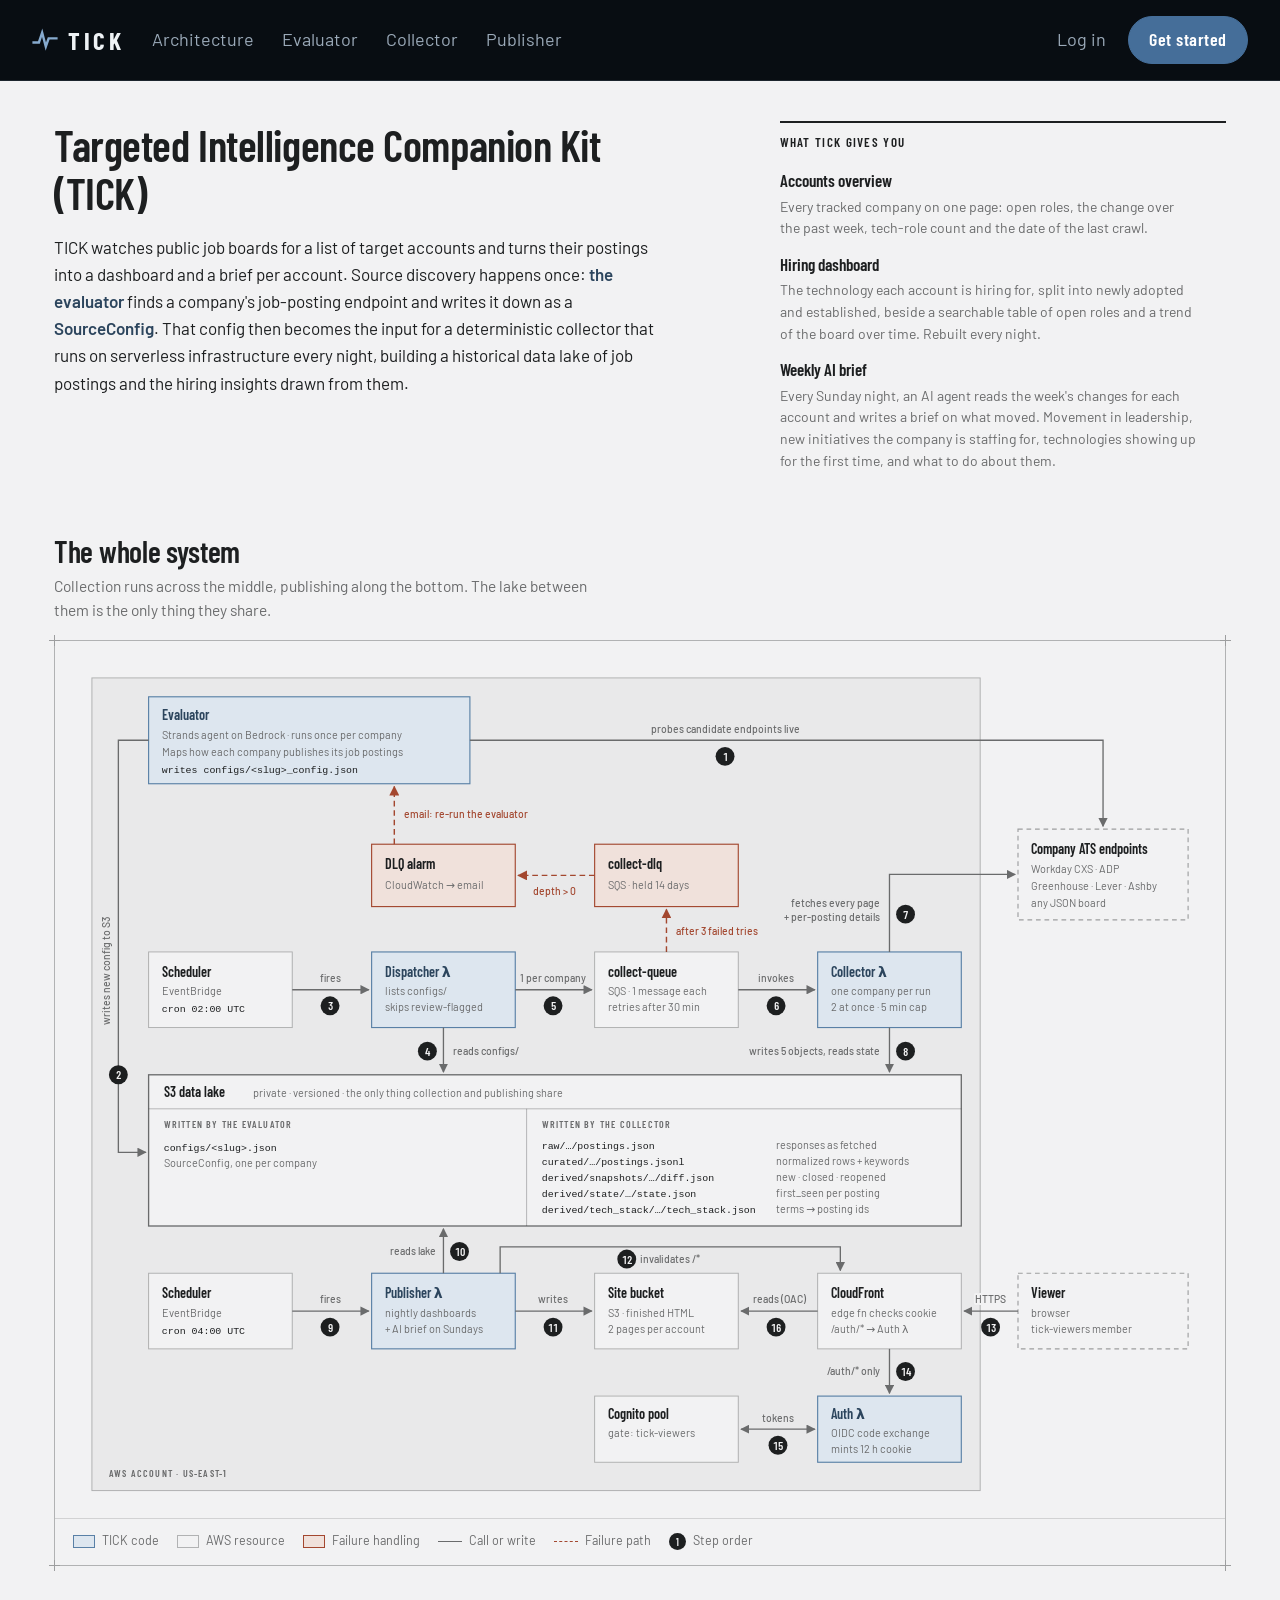
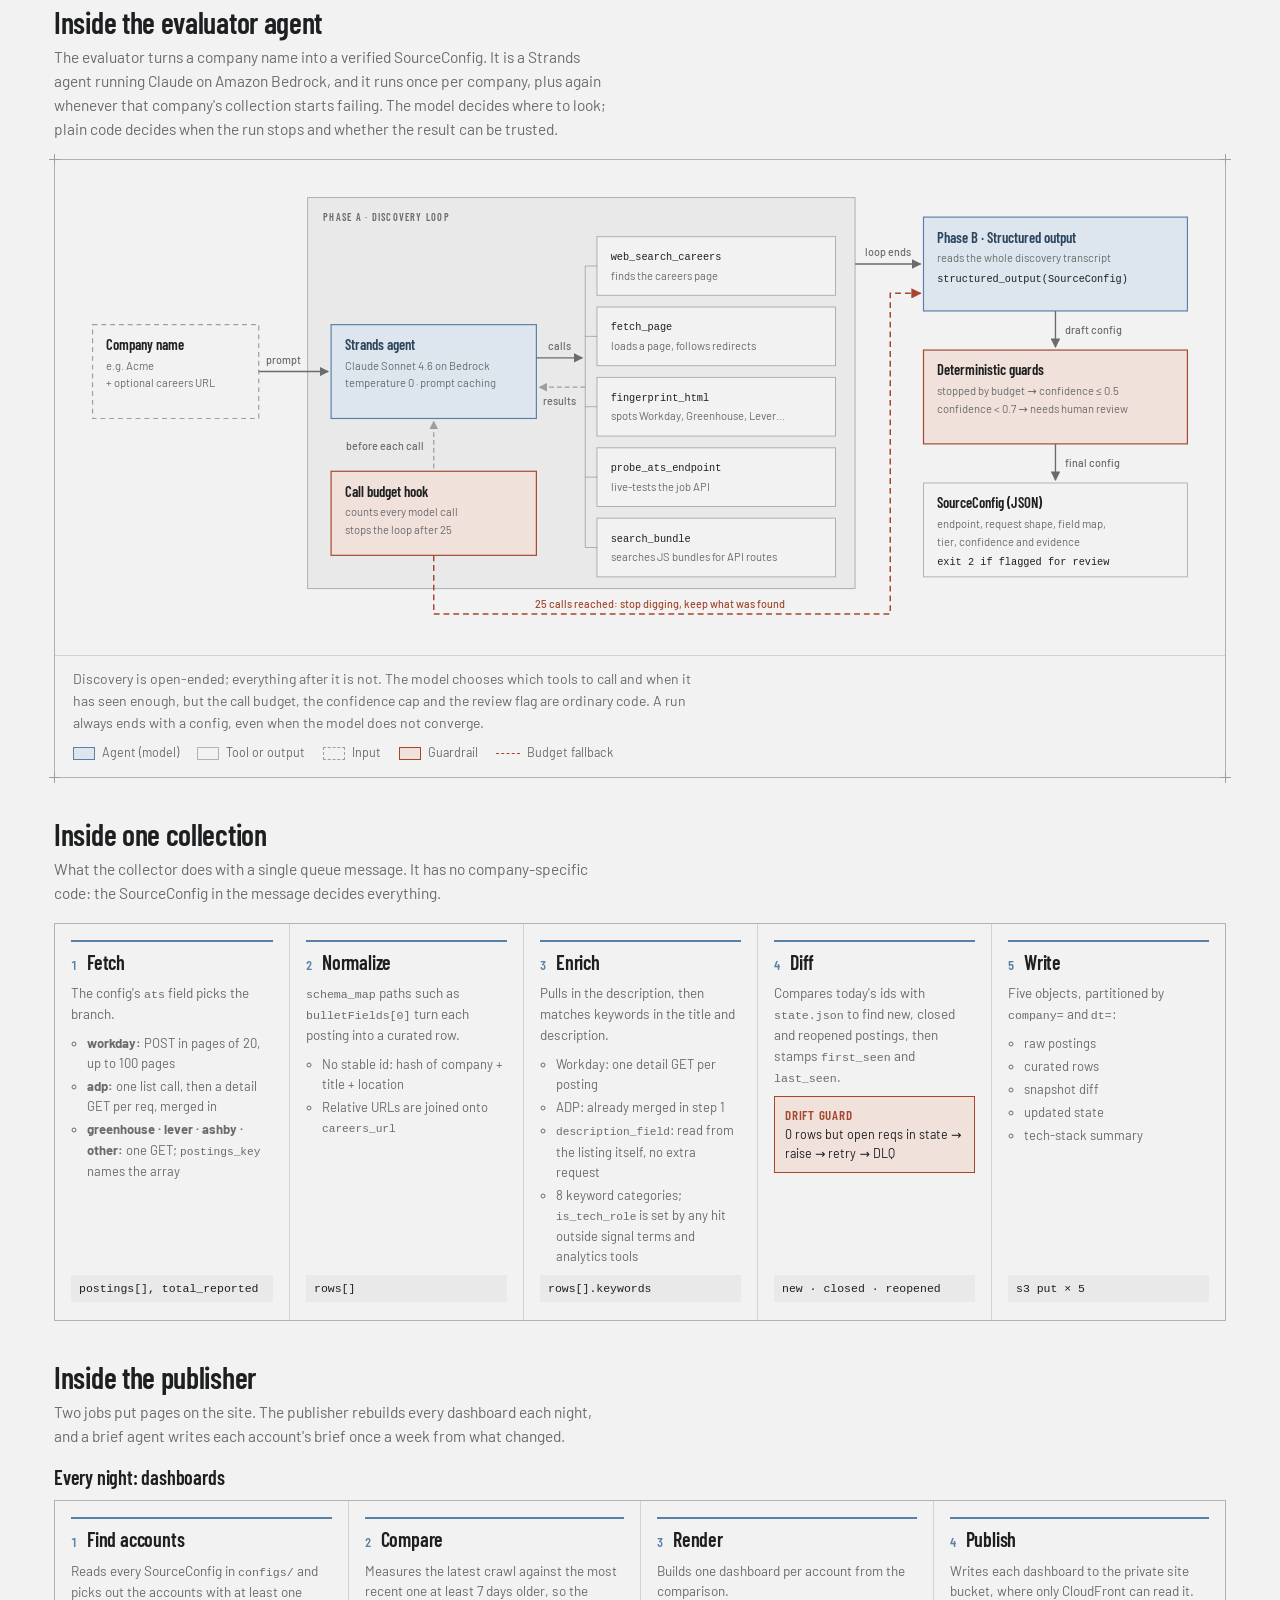
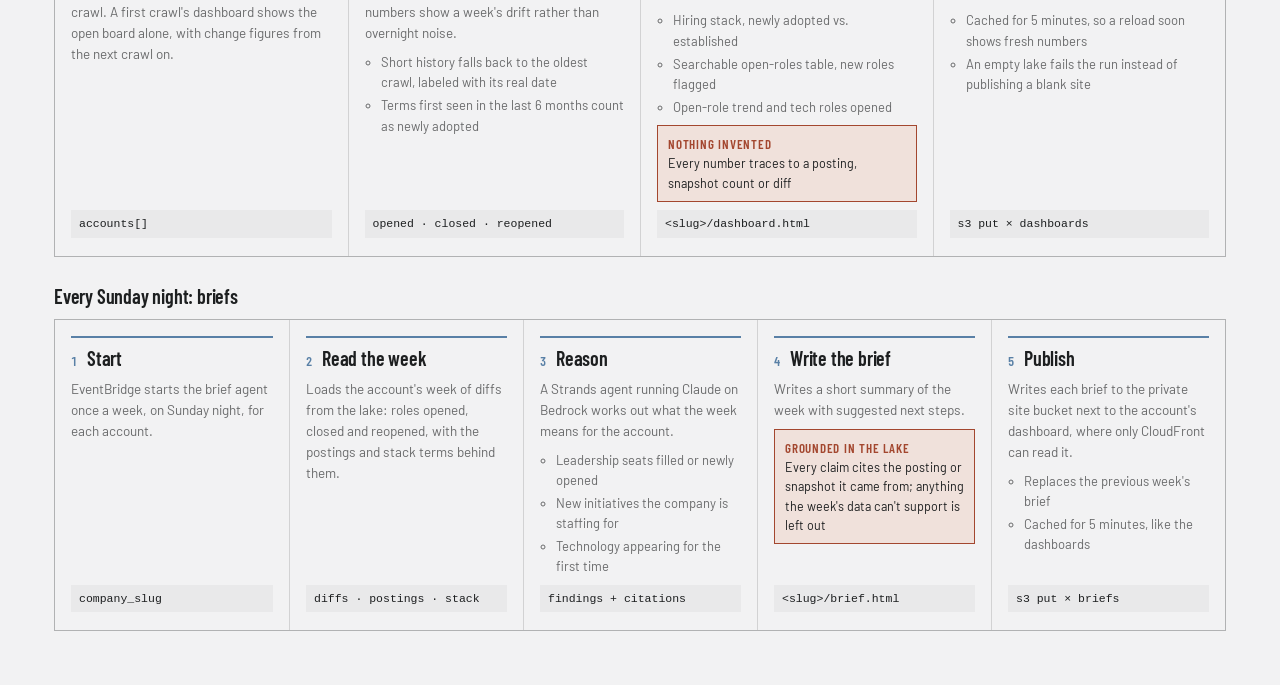
<file: infra/site-static/docs/index.html>
<!DOCTYPE html>
<html lang="en">
<head>
<meta charset="utf-8">
<meta name="viewport" content="width=device-width, initial-scale=1">
<title>Docs | TICK</title>
<meta name="description" content="How TICK works: an evaluator agent that maps each company's job board, a nightly collector and publisher on AWS, and a weekly AI-written brief.">
<meta name="color-scheme" content="light dark">
<meta name="theme-color" content="#080d12">
<meta property="og:type" content="website">
<meta property="og:site_name" content="TICK">
<meta property="og:title" content="TICK — docs">
<meta property="og:description" content="How TICK works: an evaluator agent that maps each company's job board, a nightly collector and publisher on AWS, and a weekly AI-written brief.">
<meta property="og:url" content="https://tick.sembasolutions.com/docs">
<meta name="twitter:card" content="summary">
<link rel="canonical" href="https://tick.sembasolutions.com/docs">
<link rel="icon" href="data:image/svg+xml,%3Csvg xmlns='http://www.w3.org/2000/svg' viewBox='0 0 32 32'%3E%3Cstyle%3E.p%7Bstroke:%23456e99%7D@media(prefers-color-scheme:dark)%7B.p%7Bstroke:%2386aace%7D%7D%3C/style%3E%3Cpath class='p' d='M2 19h6.5l4-12 4.5 17 3.5-10H30' fill='none' stroke-width='3' stroke-linejoin='miter' stroke-linecap='square'/%3E%3C/svg%3E">
<link rel="preconnect" href="https://fonts.googleapis.com">
<link rel="preconnect" href="https://fonts.gstatic.com" crossorigin>
<link rel="stylesheet" href="https://fonts.googleapis.com/css2?family=Barlow:wght@400;500;600&amp;family=Barlow+Condensed:wght@500;600&amp;display=swap">
<style>
:root{
  --bg:#f2f2f3;
  --panel:#e9e9ea;
  --ink:#1d1f20;
  --ink-2:color-mix(in srgb,var(--ink) 64%,var(--bg));
  --ink-3:color-mix(in srgb,var(--ink) 40%,var(--bg));
  --rule:color-mix(in srgb,var(--ink) 15%,transparent);
  --rule-2:color-mix(in srgb,var(--ink) 30%,transparent);
  --accent:#5980a6;
  --accent-ink:#2c455d;
  --accent-tint:#dde6ef;
  --navy:#1d2d3d;
  --on-navy:#f2f2f3;
  --fail:#a3472f;
  --fail-tint:#f0e1db;
  --f-display:"Barlow Condensed","Arial Narrow",system-ui,sans-serif;
  --f-body:"Barlow",system-ui,-apple-system,"Segoe UI",sans-serif;
  --f-mono:ui-monospace,SFMono-Regular,"SF Mono",Menlo,Consolas,monospace;
  color-scheme:light;
}
@media (prefers-color-scheme:dark){
  :root:not([data-theme="light"]){
    --bg:#11181e;--panel:#18212a;--ink:#e2e6e9;
    --accent:#86aace;--accent-ink:#d3e3f2;--accent-tint:#1e3042;
    --navy:#0a1016;--on-navy:#e2e6e9;
    --fail:#e38a6c;--fail-tint:#3a231c;
    color-scheme:dark;
  }
}
:root[data-theme="dark"]{
  --bg:#11181e;--panel:#18212a;--ink:#e2e6e9;
  --accent:#86aace;--accent-ink:#d3e3f2;--accent-tint:#1e3042;
  --navy:#0a1016;--on-navy:#e2e6e9;
  --fail:#e38a6c;--fail-tint:#3a231c;
  color-scheme:dark;
}

*,*::before,*::after{box-sizing:border-box}
body{margin:0;background:var(--bg);color:var(--ink);font-family:var(--f-body);font-size:15px;line-height:1.55}
a{color:var(--accent);text-underline-offset:3px}
:focus-visible{outline:2px solid var(--accent);outline-offset:2px}
code{font-family:var(--f-mono);font-size:.86em;overflow-wrap:anywhere}
h1,h2,h3{font-family:var(--f-display);font-weight:600;line-height:1.1;letter-spacing:-.01em;margin:0;text-wrap:balance}

.wrap{max-width:1220px;margin-inline:auto;padding-inline:24px}

/* menu bar: cloned from /tick (fixed, solid), colors pinned to that page's palette */
.nav{display:flex;align-items:center;gap:28px;padding:16px 32px;
  background:#080d12;border-bottom:1px solid rgba(158,186,214,.14)}
.nav-brand{display:inline-flex;align-items:center;gap:10px;font-family:var(--f-display);font-weight:700;font-size:25px;letter-spacing:.14em;color:#eef2f5;text-decoration:none}
.nav-brand svg{display:block;width:26px;height:26px;flex:none;color:#86aace}
.nav-tabs{display:flex;align-items:center;gap:28px;flex-wrap:wrap}
.nav-tabs a{color:#9aa9b8;text-decoration:none;font-size:18px}
.nav-tabs a:hover{color:#eef2f5}
.nav-auth{margin-left:auto;display:flex;align-items:center;gap:20px}
.nav-login{font-family:var(--f-body);font-size:18px;color:#9aa9b8;background:none;border:0;padding:6px 2px;cursor:pointer;text-decoration:none;display:inline-block}
.nav-login:hover{color:#eef2f5}
.nav-cta{font-family:var(--f-display);font-weight:600;font-size:18px;letter-spacing:.03em;text-decoration:none;
  background:#456e99;border:1px solid #456e99;border-radius:999px;padding:9px 20px;color:#fff}
.nav-cta:hover{background:#86aace;border-color:#86aace;color:#05061a}
.nav :focus-visible{outline-color:#eef2f5}
/* intro */
.intro{display:grid;grid-template-columns:minmax(0,1.5fr) minmax(0,1fr);gap:40px 56px;padding-block:40px 34px;align-items:start}
h1{font-size:44px}
.lede{font-size:17px;line-height:1.6;max-width:62ch;margin:16px 0 0}
.lede strong{font-weight:600;color:var(--accent-ink)}
.caps{border-top:2px solid var(--ink);padding-top:12px}
.caps h2{font-size:13px;letter-spacing:.1em;text-transform:uppercase;margin-bottom:6px}
.caps dl{margin:0;display:grid;gap:0}
.caps dt{font-family:var(--f-display);font-weight:600;font-size:17px;margin-top:12px}
.caps dd{margin:2px 0 0;font-size:14px;color:var(--ink-2);max-width:52ch}

/* sections */
section.part{padding-block:30px 10px}
section.part:last-of-type{padding-bottom:56px}
.part-head{display:grid;gap:6px;margin-bottom:18px;max-width:70ch}
.part-head h2{font-size:30px}
.part-head p{margin:0;color:var(--ink-2);font-size:15.5px}

/* blueprint frames, as on the TICK site */
.frame{position:relative;border:1px solid var(--rule-2);background:var(--bg);margin:0}
.frame>.c{position:absolute;width:11px;height:11px;color:var(--ink-3)}
.frame>.c::before,.frame>.c::after{content:"";position:absolute;background:currentColor}
.frame>.c::before{left:5px;top:0;width:1px;height:100%}
.frame>.c::after{top:5px;left:0;width:100%;height:1px}
.frame>.tl{top:-6px;left:-6px}.frame>.tr{top:-6px;right:-6px}
.frame>.bl{bottom:-6px;left:-6px}.frame>.br{bottom:-6px;right:-6px}
.scroll{overflow-x:auto;padding:18px}
.scroll svg{display:block;width:100%;height:auto}
.fig-sys svg{min-width:900px}
.fig-eval svg{min-width:880px}
figcaption{border-top:1px solid var(--rule);padding:12px 18px 14px;display:flex;flex-wrap:wrap;gap:10px 28px;justify-content:space-between;align-items:flex-start}
figcaption p{margin:0;font-size:14px;color:var(--ink-2);max-width:78ch}

.legend{list-style:none;margin:0;padding:0;display:flex;flex-wrap:wrap;gap:6px 18px;font-size:12.5px;color:var(--ink-2)}
.legend li{display:flex;align-items:center;gap:7px}
.sw{width:22px;height:13px;display:inline-block;border:1px solid var(--rule-2);background:var(--bg)}
.sw-l{background:var(--accent-tint);border-color:var(--accent)}
.sw-x{border-style:dashed;border-color:var(--ink-3)}
.sw-f{background:var(--fail-tint);border-color:var(--fail)}
.ln{width:24px;height:0;border-top:1.5px solid var(--ink-2);display:inline-block}
.ln-f{border-top:1.5px dashed var(--fail)}
.nb{width:17px;height:17px;border-radius:50%;background:var(--ink);color:var(--bg);font:600 10.5px var(--f-display);display:inline-grid;place-items:center}

/* diagram vocabulary — every color comes from the tokens above */
.d .zone{fill:var(--panel);stroke:var(--rule-2);stroke-width:1}
.d .b{fill:var(--bg);stroke:var(--rule-2);stroke-width:1}
.d .b-l{fill:var(--accent-tint);stroke:var(--accent);stroke-width:1.2}
.d .b-x{fill:var(--bg);stroke:var(--ink-3);stroke-width:1.2;stroke-dasharray:5 4}
.d .b-f{fill:var(--fail-tint);stroke:var(--fail);stroke-width:1.2}
.d .lake{fill:var(--bg);stroke:var(--ink-2);stroke-width:1.4}
.d .rule{stroke:var(--rule-2);stroke-width:1}
.d .tt{font:600 15px var(--f-display);fill:var(--ink)}
.d .tt-l{fill:var(--accent-ink)}
.d .ts{font:400 11.5px var(--f-body);fill:var(--ink-2)}
.d .tm{font:400 10.5px var(--f-mono);fill:var(--ink)}
.d .tz{font:600 10.5px var(--f-display);letter-spacing:.12em;fill:var(--ink-2)}
.d .tl,.d .tl-f{font:500 11px var(--f-body);fill:var(--ink-2);paint-order:stroke;stroke:var(--panel);stroke-width:4px;stroke-linejoin:round}
.d .tl-f{fill:var(--fail)}
.d .on-bg{stroke:var(--bg)}
.d .e{stroke:var(--ink-2);stroke-width:1.4;fill:none}
.d .e-r{stroke:var(--ink-3);stroke-width:1.3;fill:none;stroke-dasharray:5 3}
.d .e-f{stroke:var(--fail);stroke-width:1.5;fill:none;stroke-dasharray:6 4}
.d .mk{fill:var(--ink-2)}
.d .mk-r{fill:var(--ink-3)}
.d .mk-f{fill:var(--fail)}
.d .n circle{fill:var(--ink)}
.d .n text{font:600 12px var(--f-display);fill:var(--bg);text-anchor:middle;dominant-baseline:central;font-variant-numeric:tabular-nums}

/* collector pipeline */
.pipe{list-style:none;margin:0;padding:0;display:grid;grid-template-columns:repeat(5,minmax(0,1fr));gap:0;border:1px solid var(--rule-2);background:var(--bg)}
.pipe-4{grid-template-columns:repeat(4,minmax(0,1fr))}
.sub-h{font-size:20px;margin:0 0 12px}
.pipe+.sub-h{margin-top:28px}
.pipe>li{padding:16px 16px 18px;display:flex;flex-direction:column;gap:8px;border-left:1px solid var(--rule)}
.pipe>li:first-child{border-left:0}
.step{display:flex;align-items:baseline;gap:10px;border-top:2px solid var(--accent);padding-top:9px}
.step b{font-family:var(--f-display);font-weight:600;font-size:13px;color:var(--accent);font-variant-numeric:tabular-nums}
.step h3{font-size:20px}
.pipe p{margin:0;font-size:13.5px;color:var(--ink-2)}
.pipe ul{margin:0;padding-left:16px;font-size:13px;color:var(--ink-2);display:grid;gap:3px}
.out{margin-top:auto;font-family:var(--f-mono);font-size:11.5px;color:var(--ink);background:var(--panel);padding:5px 8px}
.guard{border:1px solid var(--fail);background:var(--fail-tint);padding:8px 10px;font-size:12.5px;color:var(--ink)}
.guard strong{color:var(--fail);font-family:var(--f-display);font-weight:600;font-size:13px;letter-spacing:.06em;text-transform:uppercase;display:block}

@media (max-width:1000px){
  .pipe{grid-template-columns:1fr}
  .pipe>li{border-left:0;border-top:1px solid var(--rule)}
  .pipe>li:first-child{border-top:0}
}
@media (max-width:880px){
  .intro{grid-template-columns:1fr}
}
@media (max-width:620px){
  .wrap{padding-inline:16px}
  h1{font-size:34px}
  .part-head h2{font-size:25px}
  .scroll{padding:12px}
  .nav{gap:16px;padding:12px 20px}
  .nav-tabs{display:none}
  .nav-auth{gap:14px}
}
@media (prefers-reduced-motion:reduce){*{scroll-behavior:auto!important}}
html{scroll-behavior:smooth}
</style>
</head>
<body>
<header class="nav">
  <a class="nav-brand" href="/"><svg viewBox="0 0 32 32" aria-hidden="true" focusable="false"><path d="M2 19h6.5l4-12 4.5 17 3.5-10H30" fill="none" stroke="currentColor" stroke-width="3" stroke-linejoin="miter" stroke-linecap="square"/></svg><span>TICK</span></a>
  <nav class="nav-tabs" aria-label="Sections">
    <a href="#system">Architecture</a>
    <a href="#evaluator">Evaluator</a>
    <a href="#collection">Collector</a>
    <a href="#publisher">Publisher</a>
  </nav>
  <div class="nav-auth">
    <a class="nav-login" href="/login">Log in</a>
    <a class="nav-cta" href="/#access">Get started</a>
  </div>
</header>

<main>
  <div class="wrap intro">
    <div>
      <h1>Targeted Intelligence Companion Kit<br>(TICK)</h1>
      <p class="lede">TICK watches public job boards for a list of target accounts and turns their postings into a dashboard and a brief per account. Source discovery happens once: <strong>the evaluator</strong> finds a company's job-posting endpoint and writes it down as a <strong>SourceConfig</strong>. That config then becomes the input for a deterministic collector that runs on serverless infrastructure every night, building a historical data lake of job postings and the hiring insights drawn from them.</p>
    </div>
    <aside class="caps" aria-labelledby="caps-h">
      <h2 id="caps-h">What TICK gives you</h2>
      <dl>
        <dt>Accounts overview</dt>
        <dd>Every tracked company on one page: open roles, the change over the past week, tech-role count and the date of the last crawl.</dd>
        <dt>Hiring dashboard</dt>
        <dd>The technology each account is hiring for, split into newly adopted and established, beside a searchable table of open roles and a trend of the board over time. Rebuilt every night.</dd>
        <dt>Weekly AI brief</dt>
        <dd>Every Sunday night, an AI agent reads the week's changes for each account and writes a brief on what moved. Movement in leadership, new initiatives the company is staffing for, technologies showing up for the first time, and what to do about them.</dd>      </dl>
    </aside>
  </div>

  <!-- ============================================================ SYSTEM -->
  <section class="part wrap" id="system" aria-labelledby="sys-h">
    <div class="part-head">
      <h2 id="sys-h">The whole system</h2>
      <p>Collection runs across the middle, publishing along the bottom. The lake between them is the only thing they share.</p>
    </div>

    <figure class="frame fig-sys">
      <span class="c tl"></span><span class="c tr"></span><span class="c bl"></span><span class="c br"></span>
      <div class="scroll">
        <svg class="d" viewBox="0 0 1200 890" role="img" aria-label="TICK architecture. An evaluator writes a SourceConfig into the S3 lake. At 02:00 UTC the dispatcher queues one message per company, and the collector fetches that company's ATS endpoint and writes five objects to the lake. At 04:00 UTC the publisher renders each account's dashboard from the lake into a private site bucket, and on Sundays it also adds an AI-written weekly brief. CloudFront serves the site, where an edge function checks a session cookie minted by the Auth Lambda after Cognito sign-in. A company that fails three times lands in a dead-letter queue whose alarm tells the operator to re-run the evaluator. Numbered markers 1 to 16 trace that flow in order.">
          <defs>
            <marker id="s-a" viewBox="0 0 10 10" refX="9" refY="5" markerWidth="7" markerHeight="7" orient="auto-start-reverse"><path d="M0,0 L10,5 L0,10 z" class="mk"/></marker>
            <marker id="s-f" viewBox="0 0 10 10" refX="9" refY="5" markerWidth="7" markerHeight="7" orient="auto-start-reverse"><path d="M0,0 L10,5 L0,10 z" class="mk-f"/></marker>
          </defs>

          <!-- AWS zone, drawn first so everything inside sits on it -->
          <rect x="20" y="20" width="940" height="860" class="zone"/>
          <text x="38" y="866" class="tz">AWS ACCOUNT · US-EAST-1</text>

          <!-- top row: evaluator -->
          <rect x="80" y="40" width="340" height="92" class="b-l"/>
          <text x="94" y="65" class="tt tt-l">Evaluator</text>
          <text x="94" y="85" class="ts">Strands agent on Bedrock · runs once per company</text>
          <text x="94" y="103" class="ts">Maps how each company publishes its job postings</text>
          <text x="94" y="121" class="tm">writes configs/&lt;slug&gt;_config.json</text>

          <!-- outside the stack: each company's job board -->
          <rect x="1000" y="180" width="180" height="96" class="b-x"/>
          <text x="1014" y="206" class="tt">Company ATS endpoints</text>
          <text x="1014" y="226" class="ts">Workday CXS · ADP</text>
          <text x="1014" y="244" class="ts">Greenhouse · Lever · Ashby</text>
          <text x="1014" y="262" class="ts">any JSON board</text>

          <path d="M420,86 H1090 V177" class="e" marker-end="url(#s-a)"/>
          <text x="690" y="78" text-anchor="middle" class="tl">probes candidate endpoints live</text>

          <!-- evaluator upload, down the left gutter -->
          <path d="M80,86 H48 V522 H77" class="e" marker-end="url(#s-a)"/>
          <text transform="translate(39 330) rotate(-90)" text-anchor="middle" class="tl">writes new config to S3</text>

          <!-- row A: failure -->
          <rect x="316" y="196" width="152" height="66" class="b-f"/>
          <text x="330" y="222" class="tt">DLQ alarm</text>
          <text x="330" y="243" class="ts">CloudWatch → email</text>

          <rect x="552" y="196" width="152" height="66" class="b-f"/>
          <text x="566" y="222" class="tt">collect-dlq</text>
          <text x="566" y="243" class="ts">SQS · held 14 days</text>

          <line x1="628" y1="310" x2="628" y2="265" class="e-f" marker-end="url(#s-f)"/>
          <text x="638" y="292" class="tl-f">after 3 failed tries</text>
          <line x1="552" y1="229" x2="471" y2="229" class="e-f" marker-end="url(#s-f)"/>
          <text x="510" y="250" text-anchor="middle" class="tl-f">depth &gt; 0</text>
          <line x1="340" y1="196" x2="340" y2="135" class="e-f" marker-end="url(#s-f)"/>
          <text x="350" y="168" class="tl-f">email: re-run the evaluator</text>

          <!-- row B: collection -->
          <rect x="80" y="310" width="152" height="80" class="b"/>
          <text x="94" y="336" class="tt">Scheduler</text>
          <text x="94" y="356" class="ts">EventBridge</text>
          <text x="94" y="374" class="tm">cron 02:00 UTC</text>

          <rect x="316" y="310" width="152" height="80" class="b-l"/>
          <text x="330" y="336" class="tt tt-l">Dispatcher λ</text>
          <text x="330" y="356" class="ts">lists configs/</text>
          <text x="330" y="373" class="ts">skips review-flagged</text>

          <rect x="552" y="310" width="152" height="80" class="b"/>
          <text x="566" y="336" class="tt">collect-queue</text>
          <text x="566" y="356" class="ts">SQS · 1 message each</text>
          <text x="566" y="373" class="ts">retries after 30 min</text>

          <rect x="788" y="310" width="152" height="80" class="b-l"/>
          <text x="802" y="336" class="tt tt-l">Collector λ</text>
          <text x="802" y="356" class="ts">one company per run</text>
          <text x="802" y="373" class="ts">2 at once · 5 min cap</text>

          <line x1="232" y1="350" x2="313" y2="350" class="e" marker-end="url(#s-a)"/>
          <text x="272" y="342" text-anchor="middle" class="tl">fires</text>
          <line x1="468" y1="350" x2="549" y2="350" class="e" marker-end="url(#s-a)"/>
          <text x="508" y="342" text-anchor="middle" class="tl">1 per company</text>
          <line x1="704" y1="350" x2="785" y2="350" class="e" marker-end="url(#s-a)"/>
          <text x="744" y="342" text-anchor="middle" class="tl">invokes</text>

          <path d="M864,310 V228 H997" class="e" marker-end="url(#s-a)"/>
          <text x="854" y="262" text-anchor="end" class="tl">fetches every page</text>
          <text x="854" y="277" text-anchor="end" class="tl">+ per-posting details</text>

          <!-- row C: lake -->
          <rect x="80" y="440" width="860" height="160" class="lake"/>
          <text x="96" y="464" class="tt">S3 data lake</text>
          <text x="190" y="464" class="ts">private · versioned · the only thing collection and publishing share</text>
          <line x1="80" y1="476" x2="940" y2="476" class="rule"/>
          <line x1="480" y1="476" x2="480" y2="600" class="rule"/>

          <text x="96" y="496" class="tz">WRITTEN BY THE EVALUATOR</text>
          <text x="96" y="521" class="tm">configs/&lt;slug&gt;.json</text>
          <text x="96" y="538" class="ts">SourceConfig, one per company</text>

          <text x="496" y="496" class="tz">WRITTEN BY THE COLLECTOR</text>
          <text x="496" y="518" class="tm">raw/…/postings.json</text>
          <text x="744" y="518" class="ts">responses as fetched</text>
          <text x="496" y="535" class="tm">curated/…/postings.jsonl</text>
          <text x="744" y="535" class="ts">normalized rows + keywords</text>
          <text x="496" y="552" class="tm">derived/snapshots/…/diff.json</text>
          <text x="744" y="552" class="ts">new · closed · reopened</text>
          <text x="496" y="569" class="tm">derived/state/…/state.json</text>
          <text x="744" y="569" class="ts">first_seen per posting</text>
          <text x="496" y="586" class="tm">derived/tech_stack/…/tech_stack.json</text>
          <text x="744" y="586" class="ts">terms → posting ids</text>

          <line x1="392" y1="390" x2="392" y2="437" class="e" marker-end="url(#s-a)"/>
          <text x="402" y="419" class="tl">reads configs/</text>
          <line x1="864" y1="390" x2="864" y2="437" class="e" marker-end="url(#s-a)"/>
          <text x="854" y="419" text-anchor="end" class="tl">writes 5 objects, reads state</text>

          <!-- row D: publishing -->
          <rect x="80" y="650" width="152" height="80" class="b"/>
          <text x="94" y="676" class="tt">Scheduler</text>
          <text x="94" y="696" class="ts">EventBridge</text>
          <text x="94" y="714" class="tm">cron 04:00 UTC</text>

          <rect x="316" y="650" width="152" height="80" class="b-l"/>
          <text x="330" y="676" class="tt tt-l">Publisher λ</text>
          <text x="330" y="696" class="ts">nightly dashboards</text>
          <text x="330" y="713" class="ts">+ AI brief on Sundays</text>

          <rect x="552" y="650" width="152" height="80" class="b"/>
          <text x="566" y="676" class="tt">Site bucket</text>
          <text x="566" y="696" class="ts">S3 · finished HTML</text>
          <text x="566" y="713" class="ts">2 pages per account</text>

          <rect x="788" y="650" width="152" height="80" class="b"/>
          <text x="802" y="676" class="tt">CloudFront</text>
          <text x="802" y="696" class="ts">edge fn checks cookie</text>
          <text x="802" y="713" class="ts">/auth/* → Auth λ</text>

          <line x1="392" y1="650" x2="392" y2="603" class="e" marker-end="url(#s-a)"/>
          <text x="384" y="631" text-anchor="end" class="tl">reads lake</text>
          <path d="M452,650 V622 H812 V647" class="e" marker-end="url(#s-a)"/>
          <text x="632" y="639" text-anchor="middle" class="tl">invalidates /*</text>

          <line x1="232" y1="690" x2="313" y2="690" class="e" marker-end="url(#s-a)"/>
          <text x="272" y="682" text-anchor="middle" class="tl">fires</text>
          <line x1="468" y1="690" x2="549" y2="690" class="e" marker-end="url(#s-a)"/>
          <text x="508" y="682" text-anchor="middle" class="tl">writes</text>
          <line x1="788" y1="690" x2="707" y2="690" class="e" marker-end="url(#s-a)"/>
          <text x="748" y="682" text-anchor="middle" class="tl">reads (OAC)</text>

          <rect x="1000" y="650" width="180" height="80" class="b-x"/>
          <text x="1014" y="676" class="tt">Viewer</text>
          <text x="1014" y="696" class="ts">browser</text>
          <text x="1014" y="713" class="ts">tick-viewers member</text>
          <line x1="1000" y1="690" x2="943" y2="690" class="e" marker-end="url(#s-a)"/>
          <text x="971" y="682" text-anchor="middle" class="tl on-bg">HTTPS</text>

          <!-- row E: sign-in -->
          <rect x="552" y="780" width="152" height="70" class="b"/>
          <text x="566" y="804" class="tt">Cognito pool</text>
          <text x="566" y="823" class="ts">gate: tick-viewers</text>

          <rect x="788" y="780" width="152" height="70" class="b-l"/>
          <text x="802" y="804" class="tt tt-l">Auth λ</text>
          <text x="802" y="823" class="ts">OIDC code exchange</text>
          <text x="802" y="840" class="ts">mints 12 h cookie</text>

          <line x1="864" y1="730" x2="864" y2="777" class="e" marker-end="url(#s-a)"/>
          <text x="854" y="758" text-anchor="end" class="tl">/auth/* only</text>
          <line x1="785" y1="815" x2="707" y2="815" class="e" marker-start="url(#s-a)" marker-end="url(#s-a)"/>
          <text x="746" y="807" text-anchor="middle" class="tl">tokens</text>

          <!-- step order: drawn last so each marker sits above lines and labels -->
          <g class="n" aria-hidden="true">
            <circle cx="690" cy="103" r="10"/><text x="690" y="103">1</text>
            <circle cx="48" cy="440" r="10"/><text x="48" y="440">2</text>
            <circle cx="272" cy="367" r="10"/><text x="272" y="367">3</text>
            <circle cx="375" cy="415" r="10"/><text x="375" y="415">4</text>
            <circle cx="508" cy="367" r="10"/><text x="508" y="367">5</text>
            <circle cx="744" cy="367" r="10"/><text x="744" y="367">6</text>
            <circle cx="881" cy="270" r="10"/><text x="881" y="270">7</text>
            <circle cx="881" cy="415" r="10"/><text x="881" y="415">8</text>
            <circle cx="272" cy="707" r="10"/><text x="272" y="707">9</text>
            <circle cx="409" cy="627" r="10"/><text x="409" y="627">10</text>
            <circle cx="508" cy="707" r="10"/><text x="508" y="707">11</text>
            <circle cx="586" cy="635" r="10"/><text x="586" y="635">12</text>
            <circle cx="971" cy="707" r="10"/><text x="971" y="707">13</text>
            <circle cx="881" cy="754" r="10"/><text x="881" y="754">14</text>
            <circle cx="746" cy="832" r="10"/><text x="746" y="832">15</text>
            <circle cx="744" cy="707" r="10"/><text x="744" y="707">16</text>
          </g>
        </svg>
      </div>
      <figcaption>
        <ul class="legend" aria-label="Legend">
          <li><span class="sw sw-l"></span>TICK code</li>
          <li><span class="sw"></span>AWS resource</li>
          <li><span class="sw sw-f"></span>Failure handling</li>
          <li><span class="ln"></span>Call or write</li>
          <li><span class="ln ln-f"></span>Failure path</li>
          <li><span class="nb" aria-hidden="true">1</span>Step order</li>
        </ul>
      </figcaption>
    </figure>
  </section>

  <!-- ============================================================ EVALUATOR -->
  <section class="part wrap" id="evaluator" aria-labelledby="eval-h">
    <div class="part-head">
      <h2 id="eval-h">Inside the evaluator agent</h2>
      <p>The evaluator turns a company name into a verified SourceConfig. It is a Strands agent running Claude on Amazon Bedrock, and it runs once per company, plus again whenever that company's collection starts failing. The model decides where to look; plain code decides when the run stops and whether the result can be trusted.</p>
    </div>

    <figure class="frame fig-eval">
      <span class="c tl"></span><span class="c tr"></span><span class="c bl"></span><span class="c br"></span>
      <div class="scroll">
        <svg class="d" viewBox="0 0 1160 470" role="img" aria-label="One evaluator run. A company name, with an optional careers URL hint, is the prompt. In phase A a Strands agent running Claude Sonnet 4.6 on Bedrock loops over five tools: web_search_careers, fetch_page, fingerprint_html, probe_ats_endpoint and search_bundle. A call-budget hook checks every model call and stops the loop after 25. In phase B the agent extracts a typed SourceConfig from the whole discovery transcript. Deterministic guards then cap a budget-stopped run at 0.5 confidence and flag anything under 0.7 for human review, and the SourceConfig JSON is written out.">
          <defs>
            <marker id="v-a" viewBox="0 0 10 10" refX="9" refY="5" markerWidth="7" markerHeight="7" orient="auto"><path d="M0,0 L10,5 L0,10 z" class="mk"/></marker>
            <marker id="v-r" viewBox="0 0 10 10" refX="9" refY="5" markerWidth="7" markerHeight="7" orient="auto"><path d="M0,0 L10,5 L0,10 z" class="mk-r"/></marker>
            <marker id="v-f" viewBox="0 0 10 10" refX="9" refY="5" markerWidth="7" markerHeight="7" orient="auto"><path d="M0,0 L10,5 L0,10 z" class="mk-f"/></marker>
          </defs>

          <!-- phase A panel first, so the input arrow can cross its edge -->
          <rect x="240" y="20" width="560" height="400" class="zone"/>
          <text x="256" y="44" class="tz">PHASE A · DISCOVERY LOOP</text>

          <!-- input -->
          <rect x="20" y="150" width="170" height="96" class="b-x"/>
          <text x="34" y="176" class="tt">Company name</text>
          <text x="34" y="196" class="ts">e.g. Acme</text>
          <text x="34" y="214" class="ts">+ optional careers URL</text>
          <line x1="190" y1="198" x2="261" y2="198" class="e" marker-end="url(#v-a)"/>
          <text x="215" y="190" text-anchor="middle" class="tl on-bg">prompt</text>

          <rect x="264" y="150" width="210" height="96" class="b-l"/>
          <text x="278" y="176" class="tt tt-l">Strands agent</text>
          <text x="278" y="196" class="ts">Claude Sonnet 4.6 on Bedrock</text>
          <text x="278" y="214" class="ts">temperature 0 · prompt caching</text>

          <rect x="264" y="300" width="210" height="86" class="b-f"/>
          <text x="278" y="326" class="tt">Call budget hook</text>
          <text x="278" y="346" class="ts">counts every model call</text>
          <text x="278" y="364" class="ts">stops the loop after 25</text>
          <line x1="369" y1="297" x2="369" y2="249" class="e-r" marker-end="url(#v-r)"/>
          <text x="359" y="278" text-anchor="end" class="tl">before each call</text>

          <!-- tool bus -->
          <line x1="524" y1="90" x2="524" y2="378" class="rule"/>
          <line x1="524" y1="90" x2="536" y2="90" class="rule"/>
          <line x1="524" y1="162" x2="536" y2="162" class="rule"/>
          <line x1="524" y1="234" x2="536" y2="234" class="rule"/>
          <line x1="524" y1="306" x2="536" y2="306" class="rule"/>
          <line x1="524" y1="378" x2="536" y2="378" class="rule"/>
          <line x1="474" y1="184" x2="521" y2="184" class="e" marker-end="url(#v-a)"/>
          <text x="498" y="176" text-anchor="middle" class="tl">calls</text>
          <line x1="524" y1="214" x2="477" y2="214" class="e-r" marker-end="url(#v-r)"/>
          <text x="498" y="232" text-anchor="middle" class="tl">results</text>

          <rect x="536" y="60" width="244" height="60" class="b"/>
          <text x="550" y="84" class="tm">web_search_careers</text>
          <text x="550" y="104" class="ts">finds the careers page</text>
          <rect x="536" y="132" width="244" height="60" class="b"/>
          <text x="550" y="156" class="tm">fetch_page</text>
          <text x="550" y="176" class="ts">loads a page, follows redirects</text>
          <rect x="536" y="204" width="244" height="60" class="b"/>
          <text x="550" y="228" class="tm">fingerprint_html</text>
          <text x="550" y="248" class="ts">spots Workday, Greenhouse, Lever…</text>
          <rect x="536" y="276" width="244" height="60" class="b"/>
          <text x="550" y="300" class="tm">probe_ats_endpoint</text>
          <text x="550" y="320" class="ts">live-tests the job API</text>
          <rect x="536" y="348" width="244" height="60" class="b"/>
          <text x="550" y="372" class="tm">search_bundle</text>
          <text x="550" y="392" class="ts">searches JS bundles for API routes</text>

          <!-- phase B, guards, output -->
          <line x1="800" y1="88" x2="867" y2="88" class="e" marker-end="url(#v-a)"/>
          <text x="834" y="80" text-anchor="middle" class="tl on-bg">loop ends</text>

          <rect x="870" y="40" width="270" height="96" class="b-l"/>
          <text x="884" y="66" class="tt tt-l">Phase B · Structured output</text>
          <text x="884" y="86" class="ts">reads the whole discovery transcript</text>
          <text x="884" y="106" class="tm">structured_output(SourceConfig)</text>

          <line x1="1005" y1="136" x2="1005" y2="173" class="e" marker-end="url(#v-a)"/>
          <text x="1015" y="160" class="tl on-bg">draft config</text>

          <rect x="870" y="176" width="270" height="96" class="b-f"/>
          <text x="884" y="202" class="tt">Deterministic guards</text>
          <text x="884" y="222" class="ts">stopped by budget → confidence ≤ 0.5</text>
          <text x="884" y="240" class="ts">confidence &lt; 0.7 → needs human review</text>

          <line x1="1005" y1="272" x2="1005" y2="309" class="e" marker-end="url(#v-a)"/>
          <text x="1015" y="296" class="tl on-bg">final config</text>

          <rect x="870" y="312" width="270" height="96" class="b"/>
          <text x="884" y="338" class="tt">SourceConfig (JSON)</text>
          <text x="884" y="358" class="ts">endpoint, request shape, field map,</text>
          <text x="884" y="376" class="ts">tier, confidence and evidence</text>
          <text x="884" y="396" class="tm">exit 2 if flagged for review</text>

          <!-- budget fallback -->
          <path d="M369,386 V446 H836 V118 H867" class="e-f" marker-end="url(#v-f)"/>
          <text x="600" y="440" text-anchor="middle" class="tl-f on-bg">25 calls reached: stop digging, keep what was found</text>
        </svg>
      </div>
      <figcaption>
        <p>Discovery is open-ended; everything after it is not. The model chooses which tools to call and when it has seen enough, but the call budget, the confidence cap and the review flag are ordinary code. A run always ends with a config, even when the model does not converge.</p>
        <ul class="legend" aria-label="Legend">
          <li><span class="sw sw-l"></span>Agent (model)</li>
          <li><span class="sw"></span>Tool or output</li>
          <li><span class="sw sw-x"></span>Input</li>
          <li><span class="sw sw-f"></span>Guardrail</li>
          <li><span class="ln ln-f"></span>Budget fallback</li>
        </ul>
      </figcaption>
    </figure>
  </section>

  <!-- ============================================================ COLLECTION -->
  <section class="part wrap" id="collection" aria-labelledby="col-h">
    <div class="part-head">
      <h2 id="col-h">Inside one collection</h2>
      <p>What the collector does with a single queue message. It has no company-specific code: the SourceConfig in the message decides everything.</p>
    </div>

    <ol class="pipe">
      <li>
        <div class="step"><b>1</b><h3>Fetch</h3></div>
        <p>The config's <code>ats</code> field picks the branch.</p>
        <ul>
          <li><b>workday:</b> POST in pages of 20, up to 100 pages</li>
          <li><b>adp:</b> one list call, then a detail GET per req, merged in</li>
          <li><b>greenhouse · lever · ashby · other:</b> one GET; <code>postings_key</code> names the array</li>
        </ul>
        <span class="out">postings[], total_reported</span>
      </li>
      <li>
        <div class="step"><b>2</b><h3>Normalize</h3></div>
        <p><code>schema_map</code> paths such as <code>bulletFields[0]</code> turn each posting into a curated row.</p>
        <ul>
          <li>No stable id: hash of company + title + location</li>
          <li>Relative URLs are joined onto <code>careers_url</code></li>
        </ul>
        <span class="out">rows[]</span>
      </li>
      <li>
        <div class="step"><b>3</b><h3>Enrich</h3></div>
        <p>Pulls in the description, then matches keywords in the title and description.</p>
        <ul>
          <li>Workday: one detail GET per posting</li>
          <li>ADP: already merged in step 1</li>
          <li><code>description_field</code>: read from the listing itself, no extra request</li>
          <li>8 keyword categories; <code>is_tech_role</code> is set by any hit outside signal terms and analytics tools</li>
        </ul>
        <span class="out">rows[].keywords</span>
      </li>
      <li>
        <div class="step"><b>4</b><h3>Diff</h3></div>
        <p>Compares today's ids with <code>state.json</code> to find new, closed and reopened postings, then stamps <code>first_seen</code> and <code>last_seen</code>.</p>
        <div class="guard"><strong>Drift guard</strong>0 rows but open reqs in state → raise → retry → DLQ</div>
        <span class="out">new · closed · reopened</span>
      </li>
      <li>
        <div class="step"><b>5</b><h3>Write</h3></div>
        <p>Five objects, partitioned by <code>company=</code> and <code>dt=</code>:</p>
        <ul>
          <li>raw postings</li>
          <li>curated rows</li>
          <li>snapshot diff</li>
          <li>updated state</li>
          <li>tech-stack summary</li>
        </ul>
        <span class="out">s3 put × 5</span>
      </li>
    </ol>
  </section>

  <!-- ============================================================ PUBLISHER -->
  <section class="part wrap" id="publisher" aria-labelledby="pub-h">
    <div class="part-head">
      <h2 id="pub-h">Inside the publisher</h2>
      <p>Two jobs put pages on the site. The publisher rebuilds every dashboard each night, and a brief agent writes each account's brief once a week from what changed.</p>
    </div>

    <h3 class="sub-h">Every night: dashboards</h3>
    <ol class="pipe pipe-4">
      <li>
        <div class="step"><b>1</b><h3>Find accounts</h3></div>
        <p>Reads every SourceConfig in <code>configs/</code> and picks out the accounts with at least one crawl. A first crawl's dashboard shows the open board alone, with change figures from the next crawl on.</p>
        <span class="out">accounts[]</span>
      </li>
      <li>
        <div class="step"><b>2</b><h3>Compare</h3></div>
        <p>Measures the latest crawl against the most recent one at least 7 days older, so the numbers show a week's drift rather than overnight noise.</p>
        <ul>
          <li>Short history falls back to the oldest crawl, labeled with its real date</li>
          <li>Terms first seen in the last 6 months count as newly adopted</li>
        </ul>
        <span class="out">opened · closed · reopened</span>
      </li>
      <li>
        <div class="step"><b>3</b><h3>Render</h3></div>
        <p>Builds one dashboard per account from the comparison.</p>
        <ul>
          <li>Hiring stack, newly adopted vs. established</li>
          <li>Searchable open-roles table, new roles flagged</li>
          <li>Open-role trend and tech roles opened</li>
        </ul>
        <div class="guard"><strong>Nothing invented</strong>Every number traces to a posting, snapshot count or diff</div>
        <span class="out">&lt;slug&gt;/dashboard.html</span>
      </li>
      <li>
        <div class="step"><b>4</b><h3>Publish</h3></div>
        <p>Writes each dashboard to the private site bucket, where only CloudFront can read it.</p>
        <ul>
          <li>Cached for 5 minutes, so a reload soon shows fresh numbers</li>
          <li>An empty lake fails the run instead of publishing a blank site</li>
        </ul>
        <span class="out">s3 put × dashboards</span>
      </li>
    </ol>

    <h3 class="sub-h">Every Sunday night: briefs</h3>
    <ol class="pipe">
      <li>
        <div class="step"><b>1</b><h3>Start</h3></div>
        <p>EventBridge starts the brief agent once a week, on Sunday night, for each account.</p>
        <span class="out">company_slug</span>
      </li>
      <li>
        <div class="step"><b>2</b><h3>Read the week</h3></div>
        <p>Loads the account's week of diffs from the lake: roles opened, closed and reopened, with the postings and stack terms behind them.</p>
        <span class="out">diffs · postings · stack</span>
      </li>
      <li>
        <div class="step"><b>3</b><h3>Reason</h3></div>
        <p>A Strands agent running Claude on Bedrock works out what the week means for the account.</p>
        <ul>
          <li>Leadership seats filled or newly opened</li>
          <li>New initiatives the company is staffing for</li>
          <li>Technology appearing for the first time</li>
        </ul>
        <span class="out">findings + citations</span>
      </li>
      <li>
        <div class="step"><b>4</b><h3>Write the brief</h3></div>
        <p>Writes a short summary of the week with suggested next steps.</p>
        <div class="guard"><strong>Grounded in the lake</strong>Every claim cites the posting or snapshot it came from; anything the week's data can't support is left out</div>
        <span class="out">&lt;slug&gt;/brief.html</span>
      </li>
      <li>
        <div class="step"><b>5</b><h3>Publish</h3></div>
        <p>Writes each brief to the private site bucket next to the account's dashboard, where only CloudFront can read it.</p>
        <ul>
          <li>Replaces the previous week's brief</li>
          <li>Cached for 5 minutes, like the dashboards</li>
        </ul>
        <span class="out">s3 put × briefs</span>
      </li>
    </ol>
  </section>
</main>
</body>
</html>
</file>
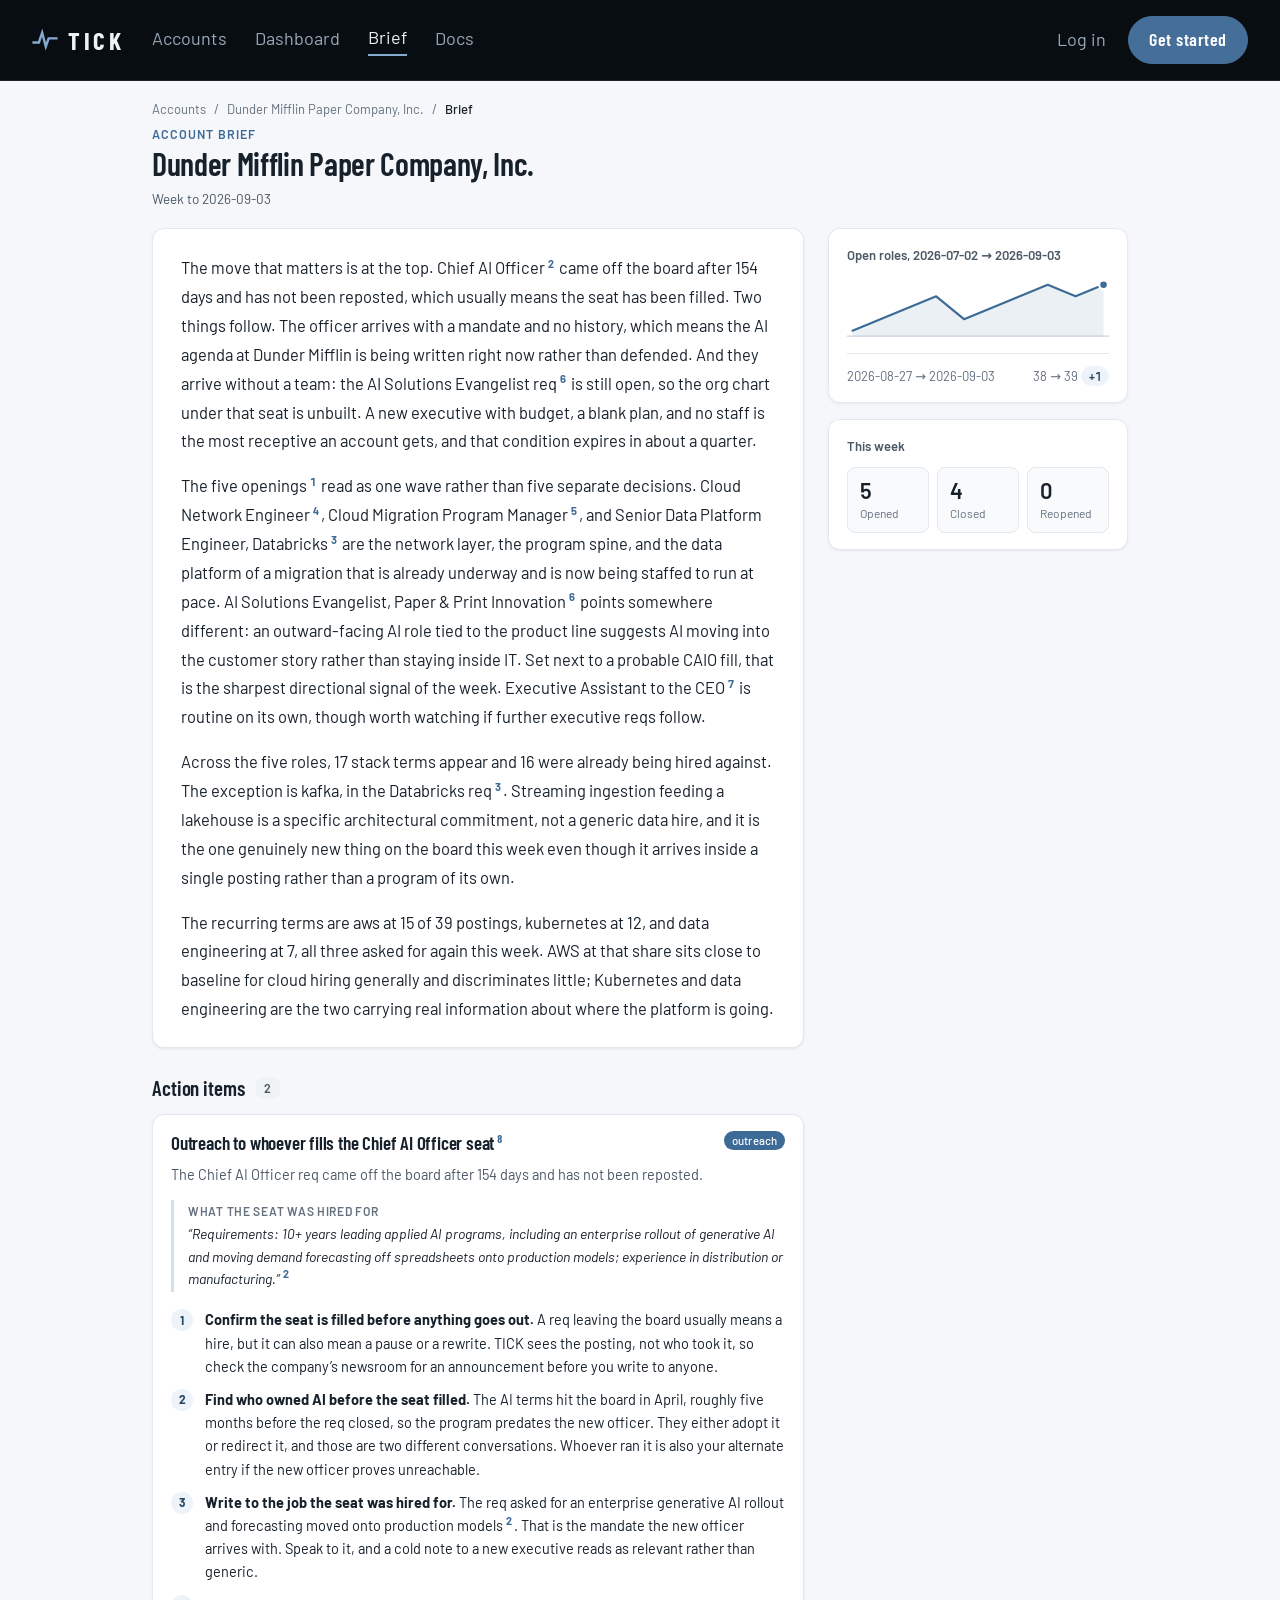
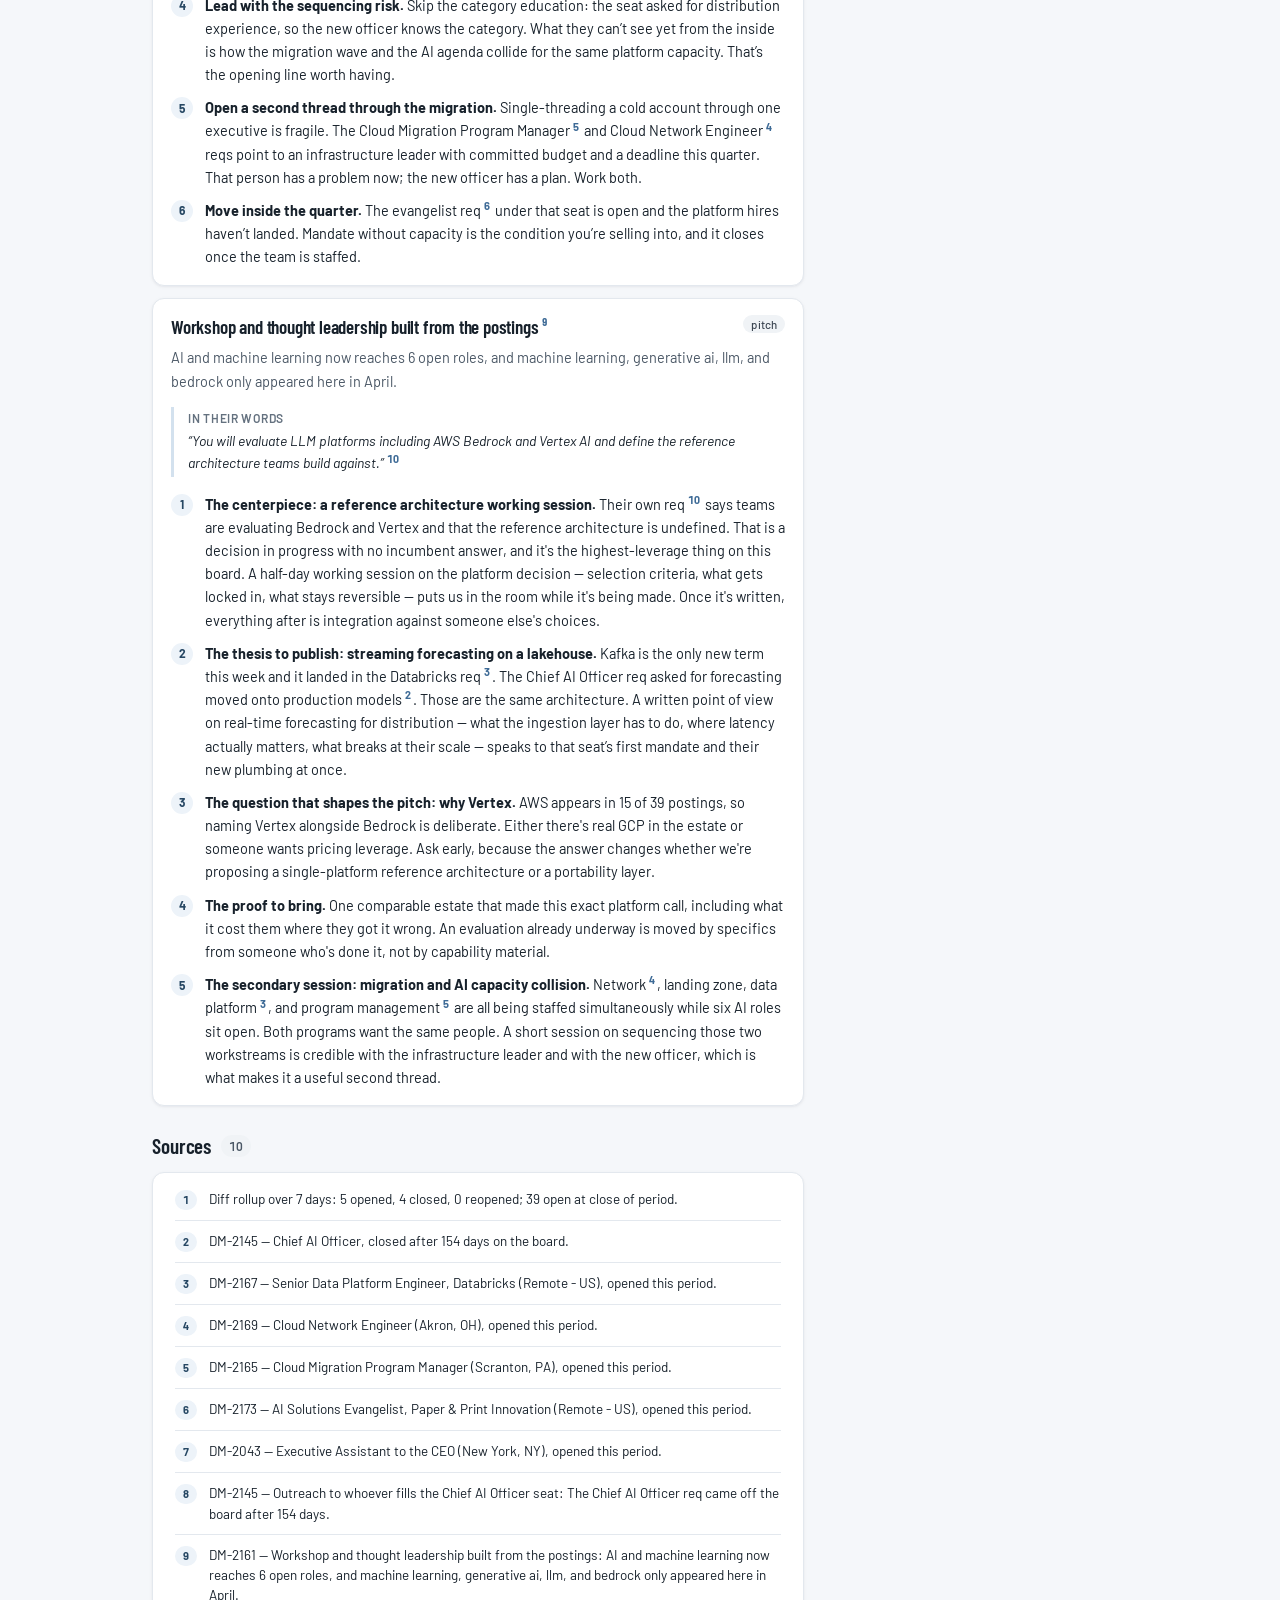
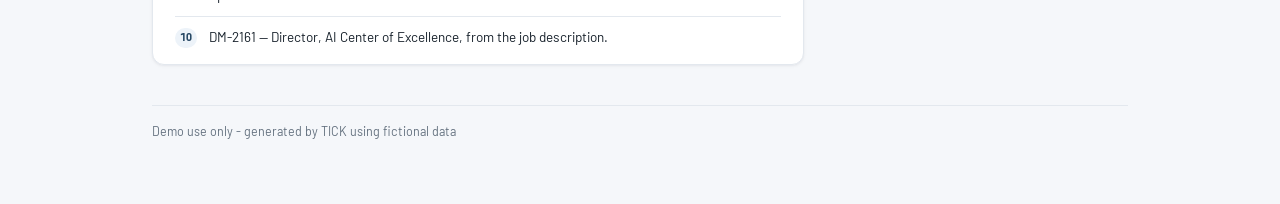
<file: infra/site-static/demo/dunder-mifflin/brief/index.html>
<!DOCTYPE html>
<html lang="en">
<head>
<meta charset="utf-8">
<meta name="viewport" content="width=device-width, initial-scale=1">
<title>Dunder Mifflin Paper Company, Inc. | TICK</title>
<meta name="description" content="What Dunder Mifflin Paper Company, Inc. is hiring for and what changed this period, read out of 39 open postings as of 2026-09-03.">
<meta name="color-scheme" content="light">
<meta name="theme-color" content="#080d12">
<meta name="robots" content="noindex, nofollow">
<meta property="og:type" content="website">
<meta property="og:site_name" content="TICK">
<meta property="og:title" content="Dunder Mifflin Paper Company, Inc. — TICK brief">
<meta property="og:description" content="What Dunder Mifflin Paper Company, Inc. is hiring for and what changed this period, read out of 39 open postings as of 2026-09-03.">
<meta name="twitter:card" content="summary">
<link rel="icon" href="data:image/svg+xml,%3Csvg xmlns='http://www.w3.org/2000/svg' viewBox='0 0 32 32'%3E%3Cstyle%3E.p%7Bstroke:%23456e99%7D@media(prefers-color-scheme:dark)%7B.p%7Bstroke:%2386aace%7D%7D%3C/style%3E%3Cpath class='p' d='M2 19h6.5l4-12 4.5 17 3.5-10H30' fill='none' stroke-width='3' stroke-linejoin='miter' stroke-linecap='square'/%3E%3C/svg%3E">
<link rel="preconnect" href="https://fonts.googleapis.com">
<link rel="preconnect" href="https://fonts.gstatic.com" crossorigin>
<link rel="stylesheet" href="https://fonts.googleapis.com/css2?family=Barlow:wght@400;500;700&amp;family=Barlow+Condensed:wght@400;600&amp;display=swap">
<style>
:root{
  color-scheme:light;
  --color-bg:#f5f7fa;--color-surface:#fff;--color-surface-2:#f8fafc;
  --color-text:#17212b;--color-text-2:#4b5866;--color-text-3:#64717f;
  --color-border:#e3e8ee;--color-border-strong:#cdd5df;--color-divider:var(--color-border);
  --color-accent:#3d6a96;--color-accent-100:#edf3f9;--color-accent-200:#d3e1ee;
  --color-accent-700:#30577d;--color-accent-800:#264763;--color-accent-900:#1b3349;
  --color-neutral-100:#f0f3f6;--color-neutral-500:#8b97a4;--color-neutral-800:#3c4652;
  --color-live:#2f8f5b;--color-review:#c27c1a;
  --radius:12px;--radius-sm:8px;
  --shadow-sm:0 1px 2px rgba(16,24,40,.05);
  --shadow:0 1px 2px rgba(16,24,40,.04),0 1px 4px rgba(16,24,40,.04);
  --shadow-md:0 6px 18px rgba(16,24,40,.08),0 1px 3px rgba(16,24,40,.05);
  --shadow-lg:0 24px 56px rgba(16,24,40,.2),0 2px 8px rgba(16,24,40,.06);
  --ring:0 0 0 3px color-mix(in srgb,var(--color-accent) 24%,transparent);
  --font-heading:"Barlow Condensed",system-ui,sans-serif;--font-body:"Barlow",system-ui,sans-serif;
}
*,*::before,*::after{box-sizing:border-box}
/* the UA rule for [hidden] is display:none, but any author display wins over it —
   .pager's display:flex kept the pager on screen after JS had hidden it */
[hidden]{display:none!important}
body{margin:0;background:var(--color-bg);color:var(--color-text);font-family:var(--font-body);font-size:15px;line-height:1.55;
  -webkit-font-smoothing:antialiased;-moz-osx-font-smoothing:grayscale}
h1,h2,h3,h4,h5,h6{font-family:var(--font-heading);font-weight:600;line-height:1.15;letter-spacing:-.01em;margin:0;text-wrap:balance}
a{color:var(--color-accent);text-underline-offset:3px;text-decoration-thickness:1px}
a:hover{color:var(--color-accent-700)}
:focus-visible{outline:2px solid var(--color-accent);outline-offset:2px}
.text-muted{color:var(--color-text-3)}
.visually-hidden{position:absolute;width:1px;height:1px;margin:-1px;padding:0;overflow:hidden;
  clip:rect(0 0 0 0);clip-path:inset(50%);white-space:nowrap;border:0}
.skip-link{position:absolute;left:8px;top:-48px;z-index:10;padding:9px 14px;background:var(--color-accent-900);border-radius:var(--radius-sm);
  color:#fff;text-decoration:none;font-weight:600;font-size:14px;transition:top .12s}
.skip-link:focus{top:8px}
/* page title block: an eyebrow line above the h1, so the heading order stays h1 -> h2 */
.eyebrow{font-family:var(--font-body);font-weight:600;font-size:12.5px;letter-spacing:.08em;
  text-transform:uppercase;line-height:1.2;margin:0;color:var(--color-accent)}
.section-label{display:flex;align-items:center;gap:10px;margin:0;font-family:var(--font-heading);font-weight:600;
  font-size:21px;letter-spacing:-.005em;color:var(--color-text)}
.count{display:inline-flex;align-items:center;justify-content:center;min-width:26px;height:22px;padding:0 8px;
  border-radius:999px;background:var(--color-neutral-100);color:var(--color-text-2);font-family:var(--font-body);
  font-size:12.5px;font-weight:600;letter-spacing:0;font-variant-numeric:tabular-nums}
.wrap{max-width:1280px;margin:0 auto;padding:0 32px 64px}
.wrap.narrow{max-width:1040px}
/* menu bar: cloned from /tick (static), colors pinned to that page's palette.
   The source of truth for the app's bar too: tools/tick_insights_report.py
   carries a twin (_nav, _STYLE). Change both — see CLAUDE.md. */
.nav{display:flex;align-items:center;gap:28px;padding:16px 32px;
  background:#080d12;border-bottom:1px solid rgba(158,186,214,.14);margin-bottom:0;flex-wrap:wrap}
.nav-brand{display:inline-flex;align-items:center;gap:10px;font-family:var(--font-heading);font-weight:700;font-size:25px;letter-spacing:.14em;color:#eef2f5}
.nav-brand svg{display:block;width:26px;height:26px;flex:none;color:#86aace}
.nav-tabs{display:flex;align-items:center;gap:28px;flex-wrap:wrap}
.nav-tabs a{color:#9aa9b8;text-decoration:none;font-size:18px;padding-bottom:2px}
.nav-tabs a:hover{color:#eef2f5}
.nav-tabs a[aria-current='page']{color:#eef2f5;border-bottom:2px solid #86aace}
.nav-auth{margin-left:auto;display:flex;align-items:center;gap:20px}
.nav-login{font-family:var(--font-body);font-size:18px;color:#9aa9b8;background:none;border:0;padding:6px 2px;cursor:pointer;text-decoration:none;display:inline-block}
.nav-login:hover{color:#eef2f5}
.nav-cta{font-family:var(--font-heading);font-weight:600;font-size:18px;letter-spacing:.03em;text-decoration:none;
  background:#456e99;border:1px solid #456e99;border-radius:999px;padding:9px 20px;color:#fff}
.nav-cta:hover{background:#86aace;border-color:#86aace;color:#05061a}
.nav :focus-visible{outline-color:#eef2f5}
.nav :focus-visible{outline-color:#fff}
.crumb{display:flex;gap:8px;align-items:center;flex-wrap:wrap;font-size:13px;color:var(--color-text-3);margin:18px 0 8px}
.crumb a{color:inherit;text-decoration:none}
.crumb a:hover{color:var(--color-accent)}
.crumb .here{color:var(--color-text);font-weight:500}
.hdr{display:flex;align-items:center;justify-content:space-between;gap:12px 24px;flex-wrap:wrap;padding:0 0 18px}
.hdr-top{padding-top:28px}
.hdr-actions{display:flex;align-items:center;gap:8px;flex-wrap:wrap}
.hdr h1{font-size:32px;line-height:1.1;margin:0}
.hdr .eyebrow+h1{margin-top:4px}
.hdr-sub{margin:10px 0 0;font-size:14.5px;line-height:1.55;color:var(--color-text-2);max-width:74ch}
.hdr-meta{display:flex;align-items:center;flex-wrap:wrap;gap:6px 14px;margin:8px 0 0;font-size:13.5px;color:var(--color-text-2)}
.hdr-meta>*+*::before{content:"";display:inline-block;width:4px;height:4px;border-radius:50%;background:var(--color-border-strong);
  margin-right:14px;vertical-align:middle}
.blueprint{position:relative;background:var(--color-surface);border:1px solid var(--color-border);border-radius:var(--radius);box-shadow:var(--shadow)}
.card{padding:16px 18px}
.card-head{display:flex;justify-content:space-between;align-items:flex-start;gap:12px;margin-bottom:10px}
.card-title{font-family:var(--font-heading);font-weight:600;font-size:19px;line-height:1.2;margin:0}
.card-sub{display:block;margin:3px 0 0;font-size:13px;line-height:1.45;color:var(--color-text-3)}
.note{margin:10px 0 0;font-size:12.5px;line-height:1.55;color:var(--color-text-3)}
.empty{margin:0;font-size:13.5px;line-height:1.55;color:var(--color-text-3)}
.tag{display:inline-flex;align-items:center;gap:6px;font-size:12px;font-weight:500;line-height:1.45;letter-spacing:.01em;
  padding:2px 10px;border-radius:999px;white-space:nowrap}
.row-flags{display:flex;flex-wrap:wrap;gap:6px;margin-top:6px}
/* in a table row the flags follow the title: the tables run full width, so a
   flag on its own line only made every flagged row taller */
.table .row-flags{display:inline-flex;margin:0 0 0 8px;vertical-align:1px}
.tag-flag{font-size:11.5px;padding:1px 8px}
.tag-accent{background:var(--color-accent-100);color:var(--color-accent-800)}
.tag-neutral{background:var(--color-neutral-100);color:var(--color-neutral-800)}
.tag-outline{border:1px solid var(--color-accent-200);color:var(--color-accent-800);background:var(--color-surface)}
.tag-solid{background:var(--color-accent);color:#fff}
.tag-mine{background:var(--color-accent-900);color:#fff}
/* account state: a dot beside the word, so state is never told by color alone */
.status{display:inline-flex;align-items:center;gap:7px;font-size:12.5px;font-weight:500;color:var(--color-text-2);white-space:nowrap;
  padding:2px 10px 2px 8px;border-radius:999px;background:var(--color-neutral-100)}
.status::before{content:"";width:7px;height:7px;border-radius:50%;background:var(--color-neutral-500)}
.status-live::before{background:var(--color-live);box-shadow:0 0 0 3px color-mix(in srgb,var(--color-live) 18%,transparent)}
.status-review::before{background:var(--color-review)}
.btn{display:inline-flex;align-items:center;justify-content:center;gap:8px;min-height:38px;padding:0 16px;cursor:pointer;
  text-decoration:none;font-family:var(--font-body);font-weight:600;font-size:14px;line-height:1.2;border-radius:var(--radius-sm);
  border:1px solid var(--color-border-strong);background:var(--color-surface);color:var(--color-text);box-shadow:var(--shadow-sm);
  transition:background .12s,border-color .12s,color .12s,box-shadow .12s}
.btn:hover{color:var(--color-text)}
.btn-primary{background:var(--color-accent);color:#fff;border-color:var(--color-accent)}
.btn-primary:hover{background:var(--color-accent-700);border-color:var(--color-accent-700);color:#fff}
.btn-secondary:hover{background:var(--color-surface-2);border-color:var(--color-neutral-500)}
.btn-sm{min-height:32px;padding:0 12px;font-size:13px}
.btn[disabled]{opacity:.5;cursor:default}
.btn-link{font:inherit;font-size:13px;font-weight:500;background:none;border:0;padding:0;color:var(--color-accent);cursor:pointer;
  text-decoration:underline;text-underline-offset:3px}
/* every text field in the app shares one look */
.tbl-controls input[type=search],.my-terms-form input,.acct-add input,.acct-add textarea,
.pgrid input[type=text],.pgrid textarea,.pgrid select{font-family:var(--font-body);font-size:14px;line-height:1.4;padding:8px 12px;
  background:var(--color-surface);color:var(--color-text);border:1px solid var(--color-border-strong);border-radius:var(--radius-sm);
  box-shadow:var(--shadow-sm);transition:border-color .12s,box-shadow .12s}
.tbl-controls input[type=search]:focus-visible,.my-terms-form input:focus-visible,.acct-add input:focus-visible,
.acct-add textarea:focus-visible,.pgrid input:focus-visible,.pgrid textarea:focus-visible,.pgrid select:focus-visible{
  outline:none;border-color:var(--color-accent);box-shadow:var(--ring)}
::placeholder{color:var(--color-neutral-500)}
.table{width:100%;border-collapse:separate;border-spacing:0;font-size:14px}
.table th{text-align:left;font-size:12px;font-weight:600;letter-spacing:.04em;text-transform:uppercase;color:var(--color-text-3);
  padding:9px 14px;background:var(--color-surface-2);border-bottom:1px solid var(--color-border);white-space:nowrap}
.table td{padding:10px 14px;border-bottom:1px solid var(--color-border);vertical-align:top}
.table tbody tr:last-child td{border-bottom:0}
.table tbody tr{transition:background .1s}
.table tbody tr:hover{background:var(--color-surface-2)}
.table td>a{color:var(--color-accent-800);font-weight:600;text-decoration:none}
.table td>a:hover{color:var(--color-accent);text-decoration:underline}
.table .num{text-align:right;font-variant-numeric:tabular-nums}
.table td.nowrap{white-space:nowrap;font-variant-numeric:tabular-nums}
.tbl-wrap{overflow-x:auto}
/* the stack's buckets are columns of one card: an empty bucket is a short
   column, not a card standing half empty beside a full one */
.stack-card{display:grid;grid-auto-flow:column;grid-auto-columns:minmax(0,1fr);margin-top:12px}
.stack-col{padding:16px 18px;min-width:0}
.stack-col+.stack-col{border-left:1px solid var(--color-border)}
/* a bucket with the card to itself (a first crawl, or an empty neighbour)
   flows its terms into two columns rather than one long one */
.stack-list.wide{display:block;columns:2;column-gap:36px}
.stack-list.wide .stack-row{break-inside:avoid;border-top:0;border-bottom:1px solid var(--color-border);padding:6px 0}
.stack-list{display:flex;flex-direction:column}
.stack-row{display:grid;grid-template-columns:minmax(0,1fr) 72px minmax(96px,auto);align-items:center;gap:14px;
  padding:6px 0;border-top:1px solid var(--color-border);font-size:14px}
.stack-row:first-child{border-top:0;padding-top:2px}
.stack-meta{font-size:12.5px;color:var(--color-text-3);text-align:right;white-space:nowrap;font-variant-numeric:tabular-nums}
/* a term's share of the busiest term's postings: one hue, the track a lighter step of it */
.meter{height:6px;border-radius:999px;background:var(--color-accent-100);overflow:hidden}
.meter>i{display:block;height:100%;border-radius:999px;background:var(--color-accent)}
/* the headline figures: one card, its cells split by hairlines */
.kpis{display:grid;grid-template-columns:repeat(4,minmax(0,1fr));margin:0 0 16px}
.kpi{padding:13px 18px;border-left:1px solid var(--color-border);min-width:0}
.kpi:first-child{border-left:0}
.kpi-label{display:block;font-size:13px;font-weight:500;color:var(--color-text-2)}
.kpi-value{display:block;font-family:var(--font-body);font-weight:600;font-size:28px;line-height:1.1;letter-spacing:-.02em;margin-top:3px}
.kpi-sub{display:flex;align-items:center;gap:6px;flex-wrap:wrap;margin-top:4px;font-size:12.5px;color:var(--color-text-3)}
.delta{display:inline-flex;align-items:center;padding:1px 8px;border-radius:999px;font-size:12px;font-weight:600;
  font-variant-numeric:tabular-nums;background:var(--color-neutral-100);color:var(--color-neutral-800)}
.delta.up{background:var(--color-accent-100);color:var(--color-accent-800)}
.stat-row{display:grid;grid-template-columns:repeat(3,minmax(0,1fr));gap:12px;border-top:1px solid var(--color-border);margin-top:12px;padding-top:12px}
.stat b{display:block;font-family:var(--font-body);font-weight:600;font-size:24px;line-height:1.1;letter-spacing:-.01em}
.stat span{display:block;margin-top:3px;font-size:12px;color:var(--color-text-3)}
.right-col{display:flex;flex-direction:column;gap:16px}
.grid{display:grid;grid-template-columns:minmax(0,7fr) minmax(0,4fr);gap:16px;align-items:start}
/* a grid item defaults to min-width:auto, so it refuses to shrink below the
   widest thing inside it — the roles table then pushed the whole page sideways
   instead of scrolling inside its own overflow-x container */
.grid>*,.right-col>*{min-width:0}
.grid.narrative{grid-template-columns:minmax(0,1fr) 300px;gap:24px}
.section{margin-top:28px}
.kv{display:flex;flex-direction:column;font-size:13.5px}
.kv>div{display:flex;justify-content:space-between;align-items:baseline;gap:12px;padding:6px 0;border-top:1px solid var(--color-border)}
.kv>div:first-child{border-top:0;padding-top:0}
.kv>div:last-child{padding-bottom:0}
.kv>div>:first-child{color:var(--color-text-3)}
.kv>div>:last-child{font-weight:600;text-align:right;font-variant-numeric:tabular-nums;overflow-wrap:anywhere}
.list-rows{display:flex;flex-direction:column}
.list-rows>div{padding:8px 0;border-top:1px solid var(--color-border)}
.list-rows>div:first-child{border-top:0;padding-top:0}
.list-rows a{font-weight:600;color:var(--color-accent-800);text-decoration:none;font-size:14px}
.list-rows a:hover{color:var(--color-accent);text-decoration:underline}
.list-rows span{display:block;font-size:12.5px;color:var(--color-text-3);margin-top:1px}
.cite{font-size:11px;color:var(--color-accent-800)}
sup.cite{line-height:0;margin-left:1px}
sup.cite a{padding:0 2px;border-radius:4px;color:var(--color-accent);font-size:11px;font-weight:700;
  text-decoration:none;font-variant-numeric:tabular-nums;transition:background .12s,color .12s}
sup.cite a:hover{background:var(--color-accent-100);color:var(--color-accent-800)}
.prose p{margin:0 0 16px;font-size:16.5px;line-height:1.75;max-width:68ch}
.prose p:last-child{margin-bottom:0}
.paper{padding:24px 28px}
.crumb a{color:inherit;text-decoration:none}
/* min() keeps a 340px track from overflowing a 320px phone */
.acct-grid{display:grid;grid-template-columns:repeat(auto-fill,minmax(min(320px,100%),1fr));gap:16px;align-items:stretch}
.acct-head{display:flex;justify-content:space-between;align-items:flex-start;gap:12px;margin-bottom:12px}
.acct-name{font-family:var(--font-heading);font-weight:600;font-size:21px;line-height:1.15}
.acct-name a{color:inherit;text-decoration:none}
.acct-name a:hover{color:var(--color-accent)}
.acct-meta{font-size:12.5px;margin-top:4px;color:var(--color-text-3);overflow-wrap:anywhere}
.acct-add:not([open]){align-self:start}
.acct-grid>.card{display:flex;flex-direction:column;transition:box-shadow .15s,border-color .15s}
.acct-grid>.card.is-reporting:hover{border-color:var(--color-border-strong);box-shadow:var(--shadow-md)}
.acct-lede b{color:var(--color-text);font-weight:600}
.acct-foot{display:flex;gap:8px;align-items:center;flex-wrap:wrap;margin-top:auto;padding-top:14px}
/* cards in a row share a height; figures and buttons sit at the bottom, so
   they line up across the row whatever the length of each name */
.acct-grid>.card>.stat-row{margin-top:auto}
.acct-grid>.card>.stat-row+.acct-foot{margin-top:0}
.acct-foot .acct-when{margin-left:auto;font-size:12.5px;color:var(--color-text-3)}
.acct-note{font-size:13px;line-height:1.55;margin:14px 0 0;color:var(--color-text-3)}
/* the request tile: closed, a quiet dashed card; opened, the form */
.acct-add{background:transparent;border:1.5px dashed var(--color-border-strong);box-shadow:none;padding:0}
.acct-add[open]{background:var(--color-surface);border-style:solid;border-width:1px;border-color:var(--color-border);box-shadow:var(--shadow)}
.acct-add>summary{display:flex;align-items:center;gap:14px;padding:16px 18px;cursor:pointer;list-style:none;border-radius:var(--radius)}
.acct-add>summary::-webkit-details-marker{display:none}
.acct-add>summary:hover .acct-plus{background:var(--color-accent);color:#fff;border-color:var(--color-accent)}
.acct-plus{display:inline-flex;align-items:center;justify-content:center;flex:none;width:40px;height:40px;border-radius:50%;
  border:1px solid var(--color-border-strong);background:var(--color-surface);color:var(--color-accent);font-size:22px;line-height:1;
  transition:background .12s,color .12s,border-color .12s}
.acct-add[open] .acct-plus{transform:rotate(45deg)}
.acct-add form{padding:0 18px 16px}
.acct-add label{display:block;font-size:13px;font-weight:500;margin:14px 0 6px;color:var(--color-text-2)}
.acct-add label:first-of-type{margin-top:0}
.acct-add input,.acct-add textarea{width:100%}
.acct-add textarea{resize:vertical;min-height:64px}
.acct-add .acct-status{font-size:13px}
.chart-wrap{position:relative;margin:4px 0 0}
/* the plot stretches to the card, so its strokes do not scale (vector-effect)
   and its labels and dots are HTML laid over it by percentage: text stays
   legible at any width, where a scaled viewBox shrank it to 5px on a phone */
.ch-frame{padding:8px 30px 28px 34px}
.ch-plot{position:relative;height:200px}
.ch-svg{position:absolute;inset:0;display:block;width:100%;height:100%;overflow:visible}
.ch-grid{stroke:var(--color-border);stroke-width:1;vector-effect:non-scaling-stroke}
.ch-base{stroke:var(--color-border-strong);stroke-width:1;vector-effect:non-scaling-stroke}
.ch-line{fill:none;stroke:var(--color-accent);stroke-width:2;stroke-linejoin:round;stroke-linecap:round;vector-effect:non-scaling-stroke}
.ch-area{fill:var(--color-accent);opacity:.1}
.ch-hair{stroke:var(--color-neutral-500);stroke-width:1;vector-effect:non-scaling-stroke}
.ch-dot{position:absolute;width:10px;height:10px;margin:-5px 0 0 -5px;border-radius:50%;background:var(--color-accent);
  box-shadow:0 0 0 2px var(--color-surface);pointer-events:none}
.ch-ylab,.ch-xlab,.ch-endlab{position:absolute;font-size:12px;line-height:1;color:var(--color-text-3);font-variant-numeric:tabular-nums;
  white-space:nowrap;pointer-events:none}
.ch-ylab{left:-10px;transform:translate(-100%,-50%)}
.ch-xlab{top:100%;margin-top:10px;transform:translateX(-50%)}
.ch-xlab.first{transform:none}
.ch-endlab{margin-left:10px;transform:translateY(-50%);font-weight:600;color:var(--color-text)}
.ch-hit{cursor:crosshair}
.ch-hit:focus-visible{outline:2px solid var(--color-accent);outline-offset:2px}
.spark{display:block;width:100%;height:auto;margin:10px 0 8px;overflow:visible}
.chart-tip{position:absolute;top:0;left:0;pointer-events:none;background:var(--color-surface);border:1px solid var(--color-border);
  border-radius:var(--radius-sm);box-shadow:var(--shadow-md);padding:7px 10px;font-size:12px;line-height:1.35;white-space:nowrap;z-index:2}
.chart-tip b{display:block;font-size:15px;font-weight:600;color:var(--color-text)}
.chart-tip span{color:var(--color-text-3)}
.chart-tbl{margin-top:6px}
.chart-tbl summary{font-size:12.5px;color:var(--color-text-3);cursor:pointer}
.chart-tbl summary:hover{color:var(--color-accent)}
.chart-tbl table{width:100%;border-collapse:collapse;margin-top:8px;font-size:12.5px}
.chart-tbl th,.chart-tbl td{text-align:left;padding:4px 0;border-bottom:1px solid var(--color-border)}
.chart-tbl .num{text-align:right;font-variant-numeric:tabular-nums}
.chart-foot{display:flex;justify-content:space-between;align-items:center;gap:10px;flex-wrap:wrap;margin-top:12px;padding-top:12px;
  border-top:1px solid var(--color-border);font-size:13px;color:var(--color-text-3)}
.tbl-head{display:flex;align-items:center;justify-content:space-between;gap:10px 16px;flex-wrap:wrap;margin-bottom:10px}
.tbl-controls{display:flex;align-items:center;gap:12px;flex-wrap:wrap}
.tbl-controls input[type=search]{width:290px;max-width:100%;padding-left:36px;
  background:var(--color-surface) url("data:image/svg+xml,%3Csvg xmlns='http://www.w3.org/2000/svg' viewBox='0 0 24 24' fill='none' stroke='%2364717f' stroke-width='2' stroke-linecap='round'%3E%3Ccircle cx='11' cy='11' r='6.5'/%3E%3Cpath d='M20 20l-4.2-4.2'/%3E%3C/svg%3E") no-repeat 12px center/16px}
.chk{display:inline-flex;align-items:center;gap:8px;font-size:13px;cursor:pointer;color:var(--color-text-2)}
.chk input{accent-color:var(--color-accent);width:15px;height:15px;margin:0}
/* filters and the persona's buyer boxes read as pills; the checkbox stays the control */
.tbl-filters .chk,.pchecks .chk{padding:5px 12px 5px 10px;border:1px solid var(--color-border-strong);border-radius:999px;
  background:var(--color-surface);transition:background .12s,border-color .12s,color .12s}
.tbl-filters .chk:hover,.pchecks .chk:hover{border-color:var(--color-neutral-500)}
.tbl-filters .chk:has(input:checked),.pchecks .chk:has(input:checked){background:var(--color-accent-100);border-color:var(--color-accent);color:var(--color-accent-800)}
.chk:has(input:focus-visible){outline:2px solid var(--color-accent);outline-offset:2px}
.chk-n{display:inline-flex;align-items:center;justify-content:center;min-width:22px;height:19px;padding:0 6px;border-radius:999px;
  background:var(--color-neutral-100);color:var(--color-text-2);font-size:11.5px;font-weight:600;font-variant-numeric:tabular-nums}
.chk:has(input:checked) .chk-n{background:var(--color-surface);color:var(--color-accent-800)}
.tbl-filters{display:flex;align-items:center;gap:8px;flex-wrap:wrap;margin:0 0 10px}
.tbl-filters .btn-link{margin-left:6px}
.filter-chip{display:inline-flex;align-items:center;gap:2px;font-size:13px;font-weight:500;padding:4px 4px 4px 12px;border-radius:999px;
  background:var(--color-accent-900);color:#fff}
.chip-x{font:inherit;font-size:16px;line-height:1;background:none;border:0;padding:0 6px;cursor:pointer;color:inherit;border-radius:999px}
.chip-x:hover{background:rgba(255,255,255,.18)}
/* sortable headers: the button is added by the table script, so with JS off a
   header is plain text rather than a control that does nothing */
.th-sort{font:inherit;letter-spacing:inherit;text-transform:inherit;color:inherit;background:none;border:0;
  padding:0;cursor:pointer;white-space:nowrap;text-align:inherit}
.th-sort:hover,.table th[aria-sort=ascending],.table th[aria-sort=descending]{color:var(--color-text)}
.table th[aria-sort=ascending] .th-sort::after{content:" \2191"}
.table th[aria-sort=descending] .th-sort::after{content:" \2193"}
/* stack terms are buttons that filter Open roles to the postings behind them */
button.tag{font-family:var(--font-body);cursor:pointer;margin:0 4px 4px 0;transition:background .12s,color .12s,border-color .12s}
button.tag-outline:hover,button.tag-outline[aria-pressed=true]{background:var(--color-accent);border-color:var(--color-accent);color:#fff}
.term-btn{font:inherit;font-weight:500;color:var(--color-text);background:none;border:0;padding:0;cursor:pointer;text-align:left;
  text-decoration:underline;text-decoration-color:var(--color-border-strong);text-underline-offset:4px;overflow-wrap:anywhere}
.term-btn:hover,.term-btn[aria-pressed=true]{color:var(--color-accent-700);text-decoration-color:currentColor}
.term-btn[aria-pressed=true]{font-weight:600}
.row-hit{margin-top:6px;font-size:12.5px;line-height:1.5;color:var(--color-text-3)}
.row-hit mark{background:#fdf1c7;color:var(--color-text);padding:0 2px;border-radius:3px}
.my-terms{display:flex;align-items:center;gap:8px 14px;flex-wrap:wrap;margin:0 0 10px;padding:9px 12px;
  background:var(--color-surface);border:1px solid var(--color-border);border-radius:var(--radius);font-size:13px}
.my-terms-label{font-weight:600;font-size:13.5px;color:var(--color-text)}
.my-terms-list{display:flex;flex-wrap:wrap;gap:6px;align-items:center}
.chip{display:inline-flex;align-items:center;border:1px solid var(--color-accent-200);color:var(--color-accent-900);border-radius:999px;
  background:var(--color-surface);overflow:hidden}
.chip-term{font:inherit;font-size:12.5px;font-weight:500;background:none;border:0;padding:3px 4px 3px 11px;cursor:pointer;color:inherit}
.chip-term[aria-pressed=true]{background:var(--color-accent-900);color:#fff}
.chip .chip-x:hover{background:var(--color-accent-100)}
.my-terms-form{display:flex;gap:6px}
.my-terms-form input{width:230px;max-width:100%;padding:6px 11px;font-size:13px}
.my-terms #my-terms-note{flex:1 0 100%;font-size:12.5px}
.tbl-empty{margin:0;padding:18px 16px;font-size:13.5px}
/* the persona editor on /profile: settings sections, a heading beside its fields */
.callout{display:flex;gap:12px;align-items:flex-start;margin:0 0 20px;padding:12px 16px;border-radius:var(--radius);
  background:var(--color-accent-100);color:var(--color-accent-900);font-size:14px;line-height:1.55}
.callout::before{content:"i";flex:none;display:inline-flex;align-items:center;justify-content:center;width:20px;height:20px;margin-top:1px;
  border-radius:50%;background:var(--color-accent);color:#fff;font-size:12px;font-weight:700;font-style:italic;font-family:Georgia,serif}
.callout a{color:var(--color-accent-800);font-weight:600}
.psec{display:grid;grid-template-columns:minmax(0,260px) minmax(0,1fr);gap:12px 40px;padding:22px 0;border-top:1px solid var(--color-border)}
.psec:first-of-type{border-top:0;padding-top:0}
.psec h3{font-size:19px}
.psec-head p{margin:6px 0 0;font-size:13.5px;line-height:1.55;color:var(--color-text-3)}
.pform{padding:0}
.pgrid{display:grid;grid-template-columns:repeat(2,minmax(0,1fr));gap:16px 20px;padding:18px}
.pgrid .wide{grid-column:1/-1}
.pgrid label:not(.chk),.pgrid legend{display:block;font-size:13.5px;font-weight:500;margin:0;color:var(--color-text)}
.pgrid input[type=text],.pgrid textarea,.pgrid select{display:block;width:100%;margin-top:7px}
.pgrid select{appearance:none;padding-right:36px;cursor:pointer;
  background:var(--color-surface) url("data:image/svg+xml,%3Csvg xmlns='http://www.w3.org/2000/svg' viewBox='0 0 24 24' fill='none' stroke='%2364717f' stroke-width='2' stroke-linecap='round' stroke-linejoin='round'%3E%3Cpath d='M6 9l6 6 6-6'/%3E%3C/svg%3E") no-repeat right 12px center/16px}
.pgrid textarea{resize:vertical;min-height:72px}
.pgrid fieldset{border:0;padding:0;margin:0;min-width:0}
.pchecks{display:flex;flex-wrap:wrap;gap:8px;margin-top:10px}
.phint{display:block;margin-top:7px;font-size:12.5px;font-weight:400;color:var(--color-text-3)}
.pform-foot{position:sticky;bottom:0;z-index:5;display:flex;align-items:center;justify-content:flex-end;gap:14px;flex-wrap:wrap;margin-top:8px;
  padding:14px 0;background:color-mix(in srgb,var(--color-bg) 88%,transparent);backdrop-filter:blur(6px);border-top:1px solid var(--color-border)}
.pform-foot .acct-status{margin-right:auto;font-size:13.5px}
@media (max-width:760px){.psec{grid-template-columns:1fr}.pgrid{grid-template-columns:1fr}}
.pager{display:flex;align-items:center;gap:12px;margin-top:10px;flex-wrap:wrap}
.pager [role=status]{font-size:13px;font-variant-numeric:tabular-nums}
.pager button[disabled]{opacity:.45;cursor:default;box-shadow:none}
.arch-table tbody tr[data-arch]{cursor:pointer}
.arch-dialog{width:min(780px,calc(100vw - 32px));max-height:calc(100vh - 48px);padding:0;border:0;border-radius:16px;
  background:var(--color-surface);color:var(--color-text);box-shadow:var(--shadow-lg)}
.arch-dialog::backdrop{background:rgba(15,23,32,.5);backdrop-filter:blur(2px)}
.arch-dialog-bar{position:sticky;top:0;z-index:1;display:flex;justify-content:flex-end;padding:12px 14px;
  background:color-mix(in srgb,var(--color-surface) 92%,transparent);backdrop-filter:blur(6px);border-bottom:1px solid var(--color-border)}
.arch-dialog-body{padding:18px 28px 28px}
.arch-title{font-size:30px;margin:6px 0 10px}
.arch-fields{display:grid;grid-template-columns:max-content 1fr;gap:0 24px;margin:20px 0 0;font-size:14px;
  border:1px solid var(--color-border);border-radius:var(--radius);padding:6px 18px;background:var(--color-surface)}
.arch-fields dt,.arch-fields dd{padding:9px 0;border-top:1px solid var(--color-border)}
.arch-fields dt:first-of-type,.arch-fields dd:first-of-type{border-top:0}
.arch-fields dt{color:var(--color-text-3)}
.arch-fields dd{margin:0;overflow-wrap:anywhere}
.arch-desc-h{margin:28px 0 10px;font-size:19px}
.arch-desc{white-space:pre-wrap;font-size:14.5px;line-height:1.65;max-width:72ch}
.arch-desc-sections{max-width:72ch;font-size:14.5px;line-height:1.65}
.arch-sec{font-family:var(--font-body);font-weight:600;font-size:14.5px;margin:18px 0 6px}
.arch-sec:first-child{margin-top:0}
.arch-list{margin:0;padding-left:20px}
.arch-list li+li{margin-top:3px}
.arch-para{margin:0}
/* the brief */
.actions{display:flex;flex-direction:column;gap:12px}
.action{padding:16px 18px}
.action-head{display:flex;justify-content:space-between;align-items:flex-start;gap:12px}
.action-title{font-size:19px;line-height:1.25}
.action-why{margin:8px 0 0;font-size:14.5px;line-height:1.6;color:var(--color-text-2)}
.action-quote{margin:14px 0 0;padding:2px 0 2px 14px;border-left:3px solid var(--color-accent-200);font-size:14px;line-height:1.6}
.action-quote q{font-style:italic;quotes:"\201C" "\201D"}
.action-quote span{display:block;font-size:12px;font-weight:600;letter-spacing:.06em;text-transform:uppercase;color:var(--color-text-3);margin-bottom:2px}
.action-steps{list-style:none;counter-reset:step;margin:16px 0 0;padding:0;font-size:14.5px;line-height:1.6}
.action-steps li{counter-increment:step;position:relative;padding-left:34px}
.action-steps li+li{margin-top:10px}
.action-steps li::before{content:counter(step);position:absolute;left:0;top:1px;display:inline-flex;align-items:center;justify-content:center;
  width:22px;height:22px;border-radius:50%;background:var(--color-accent-100);color:var(--color-accent-800);font-size:12px;font-weight:700}
.sources{padding:6px 22px}
.src{display:flex;gap:12px;padding:10px 0;border-top:1px solid var(--color-border);font-size:13.5px;line-height:1.5;scroll-margin-top:24px;
  transition:background .3s}
.src:first-child{border-top:0}
.src>.cite{flex:none;display:inline-flex;align-items:center;justify-content:center;min-width:22px;height:20px;margin-top:1px;border-radius:999px;
  background:var(--color-accent-100);color:var(--color-accent-800);font-size:11px;font-weight:700;font-variant-numeric:tabular-nums}
.src:target{background:var(--color-accent-100);box-shadow:0 0 0 8px var(--color-accent-100);border-radius:4px}
.src a{color:var(--color-accent-800);text-decoration:none}
.src a:hover{color:var(--color-accent);text-decoration:underline}
.rail{position:sticky;top:20px}
.rail-label{display:block;margin-bottom:10px;font-size:13px;font-weight:600;color:var(--color-text-2)}
.mini-stats{display:grid;grid-template-columns:repeat(3,minmax(0,1fr));gap:8px}
.mini-stats div{padding:10px 12px;border-radius:var(--radius-sm);background:var(--color-surface-2);border:1px solid var(--color-border)}
.mini-stats b{display:block;font-size:22px;font-weight:600;line-height:1.1}
.mini-stats span{display:block;margin-top:2px;font-size:12px;color:var(--color-text-3)}
.archive-bar{display:flex;align-items:center;gap:8px 14px;flex-wrap:wrap;margin:0 0 16px;padding:12px 16px;border-radius:var(--radius);
  background:var(--color-surface);border:1px solid var(--color-border);font-size:13.5px}
.brief-list{display:flex;flex-direction:column;gap:12px;margin:0;padding:0;list-style:none}
.brief-item{display:block;padding:16px 18px;transition:box-shadow .15s,border-color .15s}
.brief-item:hover{border-color:var(--color-border-strong);box-shadow:var(--shadow-md)}
.brief-item-head{display:flex;justify-content:space-between;align-items:center;gap:12px;flex-wrap:wrap}
.brief-item-head a{font-family:var(--font-heading);font-weight:600;font-size:20px;color:var(--color-text);text-decoration:none}
.brief-item-head a::after{content:"";position:absolute;inset:0;border-radius:var(--radius)}
.brief-item-head a:hover{color:var(--color-accent)}
.brief-item p{margin:8px 0 0;font-size:14.5px;line-height:1.6;color:var(--color-text-2)}
.brief-item .brief-item-meta{margin-top:10px;font-size:12.5px;color:var(--color-text-3)}
.empty-state{max-width:640px;margin:16px auto 0;padding:36px 32px;text-align:center}
.empty-state h1{font-size:32px;margin:8px 0 0}
.empty-state p{margin:12px auto 0;max-width:56ch;font-size:15px;line-height:1.65;color:var(--color-text-2)}
.empty-state .btn{margin-top:22px}
.site-foot{border-top:1px solid var(--color-border);margin-top:40px;padding-top:16px;
  display:flex;justify-content:space-between;gap:14px;flex-wrap:wrap;font-size:12.5px;line-height:1.5;color:var(--color-text-3)}
.site-foot a{color:inherit}
@media (max-width:980px){
  .grid,.grid.narrative{grid-template-columns:1fr}.rail{position:static}
  .stack-card{grid-auto-flow:row;grid-template-columns:1fr!important}
  .stack-col+.stack-col{border-left:0;border-top:1px solid var(--color-border)}
  .stack-list.wide{columns:1}
}
@media (max-width:620px){
  .wrap{padding:0 16px 44px}
  .nav{gap:10px 16px;padding:12px 20px}
  .nav-tabs{order:3;flex:1 0 100%;flex-wrap:nowrap;overflow-x:auto;gap:22px;scrollbar-width:none}
  .nav-tabs a{font-size:16px;white-space:nowrap}
  .nav-auth{gap:14px}
  .tbl-controls,.tbl-controls input[type=search]{width:100%}
  .my-terms-form{flex:1 0 100%}.my-terms-form input{flex:1;width:auto}
  .hdr h1{font-size:28px!important}
  .kpis{grid-template-columns:repeat(2,minmax(0,1fr))}
  .kpi:nth-child(odd){border-left:0}.kpi:nth-child(n+3){border-top:1px solid var(--color-border)}
  .kpi-value{font-size:24px}
  .card,.action,.stack-col{padding:14px}
  .paper{padding:18px 16px}
  .ch-frame{padding-right:24px}
  .ch-plot{height:170px}
  .ch-xlab.alt{display:none}
  .table th,.table td{padding-left:12px;padding-right:12px}
}
@media (prefers-reduced-motion:reduce){
  *,*::before,*::after{animation-duration:.01ms!important;animation-iteration-count:1!important;
    transition-duration:.01ms!important;scroll-behavior:auto!important}
}
@media print{
  .nav,.skip-link,.crumb,.btn,.tbl-controls,.tbl-filters,.my-terms,.pager,.chart-tbl,.arch-dialog{display:none!important}
  body{background:#fff;font-size:11.5pt}
  .wrap{max-width:none;padding:0}
  .grid,.grid.narrative{grid-template-columns:1fr;gap:14px}
  .blueprint{border-color:#bbb;box-shadow:none}
  .rail{position:static}
  .prose p{max-width:none}
  a{color:inherit;text-decoration:none}
  .card,.blueprint{break-inside:avoid}
  tr,.site-foot{break-inside:avoid}
}
/* the demo's own: the waitlist card, and titles that link nowhere (the company is fictional) */
.acct-join form{margin-top:2px}
.acct-join label{display:block;font-size:13px;font-weight:500;margin:12px 0 6px;color:var(--color-text-2)}
.acct-join input{width:100%;font-family:var(--font-body);font-size:14px;line-height:1.4;padding:8px 12px;background:var(--color-surface);
  color:var(--color-text);border:1px solid var(--color-border-strong);border-radius:var(--radius-sm);box-shadow:var(--shadow-sm)}
.acct-join input:focus-visible{outline:none;border-color:var(--color-accent);box-shadow:var(--ring)}
.acct-join .acct-status{margin-left:auto;font-size:13px}
.table td:first-child>span:first-child{font-weight:600;color:var(--color-accent-800)}
.list-rows b{display:block;font-weight:600;font-size:14px;color:var(--color-accent-800)}
.stack-row .term{font-weight:500}
</style>
</head>
<body>
<a class="skip-link" href="#main">Skip to content</a>
<div class="nav"><a class="nav-brand" href="/" style="text-decoration:none"><svg viewBox="0 0 32 32" aria-hidden="true" focusable="false"><path d="M2 19h6.5l4-12 4.5 17 3.5-10H30" fill="none" stroke="currentColor" stroke-width="3" stroke-linejoin="miter" stroke-linecap="square"/></svg><span>TICK</span></a><div class="nav-tabs"><a href="/demo/">Accounts</a><a href="/demo/dunder-mifflin/dashboard">Dashboard</a><a href="/demo/dunder-mifflin/brief" aria-current="page">Brief</a><a href="/docs">Docs</a></div>
  <div class="nav-auth">
    <a class="nav-login" href="/login">Log in</a>
    <a class="nav-cta" href="/#access">Get started</a>
  </div>
</div>
<div class="wrap narrow">
  <div class="crumb"><a href="/demo/">Accounts</a><span>/</span><span>Dunder Mifflin Paper Company, Inc.</span><span>/</span><span class="here">Brief</span></div>
  <main id="main">
  <div class="hdr">
    <div><p class="eyebrow">Account brief</p><h1>Dunder Mifflin Paper Company, Inc.</h1>
      <p class="hdr-meta"><span>Week to 2026-09-03</span></p></div>
  </div>
  <div class="grid narrative">
    <div>
      <article class="blueprint paper prose"><p>The move that matters is at the top. Chief AI Officer<sup class="cite"><a href="#src-2" aria-label="Source 2">2</a></sup> came off the board after 154 days and has not been reposted, which usually means the seat has been filled. Two things follow. The officer arrives with a mandate and no history, which means the AI agenda at Dunder Mifflin is being written right now rather than defended. And they arrive without a team: the AI Solutions Evangelist req<sup class="cite"><a href="#src-6" aria-label="Source 6">6</a></sup> is still open, so the org chart under that seat is unbuilt. A new executive with budget, a blank plan, and no staff is the most receptive an account gets, and that condition expires in about a quarter.</p><p>The five openings<sup class="cite"><a href="#src-1" aria-label="Source 1">1</a></sup> read as one wave rather than five separate decisions. Cloud Network Engineer<sup class="cite"><a href="#src-4" aria-label="Source 4">4</a></sup>, Cloud Migration Program Manager<sup class="cite"><a href="#src-5" aria-label="Source 5">5</a></sup>, and Senior Data Platform Engineer, Databricks<sup class="cite"><a href="#src-3" aria-label="Source 3">3</a></sup> are the network layer, the program spine, and the data platform of a migration that is already underway and is now being staffed to run at pace. AI Solutions Evangelist, Paper &amp; Print Innovation<sup class="cite"><a href="#src-6" aria-label="Source 6">6</a></sup> points somewhere different: an outward-facing AI role tied to the product line suggests AI moving into the customer story rather than staying inside IT. Set next to a probable CAIO fill, that is the sharpest directional signal of the week. Executive Assistant to the CEO<sup class="cite"><a href="#src-7" aria-label="Source 7">7</a></sup> is routine on its own, though worth watching if further executive reqs follow.</p><p>Across the five roles, 17 stack terms appear and 16 were already being hired against. The exception is kafka, in the Databricks req<sup class="cite"><a href="#src-3" aria-label="Source 3">3</a></sup>. Streaming ingestion feeding a lakehouse is a specific architectural commitment, not a generic data hire, and it is the one genuinely new thing on the board this week even though it arrives inside a single posting rather than a program of its own.</p><p>The recurring terms are aws at 15 of 39 postings, kubernetes at 12, and data engineering at 7, all three asked for again this week. AWS at that share sits close to baseline for cloud hiring generally and discriminates little; Kubernetes and data engineering are the two carrying real information about where the platform is going.</p></article>
      <section class="section" aria-labelledby="actions-h">
        <h2 class="section-label" id="actions-h">Action items <span class="count">2</span></h2>
        <div class="actions" style="margin-top:14px"><div class="blueprint action"><div class="action-head"><h3 class="action-title">Outreach to whoever fills the Chief AI Officer seat<sup class="cite"><a href="#src-8" aria-label="Source 8">8</a></sup></h3><span class="tag tag-solid tag-flag">outreach</span></div><p class="action-why">The Chief AI Officer req came off the board after 154 days and has not been reposted.</p><blockquote class="action-quote"><span>What the seat was hired for</span><em>&ldquo;Requirements: 10+ years leading applied AI programs, including an enterprise rollout of generative AI and moving demand forecasting off spreadsheets onto production models; experience in distribution or manufacturing.&rdquo;</em><sup class="cite"><a href="#src-2" aria-label="Source 2">2</a></sup></blockquote><ol class="action-steps"><li><strong>Confirm the seat is filled before anything goes out.</strong> A req leaving the board usually means a hire, but it can also mean a pause or a rewrite. TICK sees the posting, not who took it, so check the company&rsquo;s newsroom for an announcement before you write to anyone.</li><li><strong>Find who owned AI before the seat filled.</strong> The AI terms hit the board in April, roughly five months before the req closed, so the program predates the new officer. They either adopt it or redirect it, and those are two different conversations. Whoever ran it is also your alternate entry if the new officer proves unreachable.</li><li><strong>Write to the job the seat was hired for.</strong> The req asked for an enterprise generative AI rollout and forecasting moved onto production models<sup class="cite"><a href="#src-2" aria-label="Source 2">2</a></sup>. That is the mandate the new officer arrives with. Speak to it, and a cold note to a new executive reads as relevant rather than generic.</li><li><strong>Lead with the sequencing risk.</strong> Skip the category education: the seat asked for distribution experience, so the new officer knows the category. What they can&rsquo;t see yet from the inside is how the migration wave and the AI agenda collide for the same platform capacity. That&rsquo;s the opening line worth having.</li><li><strong>Open a second thread through the migration.</strong> Single-threading a cold account through one executive is fragile. The Cloud Migration Program Manager<sup class="cite"><a href="#src-5" aria-label="Source 5">5</a></sup> and Cloud Network Engineer<sup class="cite"><a href="#src-4" aria-label="Source 4">4</a></sup> reqs point to an infrastructure leader with committed budget and a deadline this quarter. That person has a problem now; the new officer has a plan. Work both.</li><li><strong>Move inside the quarter.</strong> The evangelist req<sup class="cite"><a href="#src-6" aria-label="Source 6">6</a></sup> under that seat is open and the platform hires haven&rsquo;t landed. Mandate without capacity is the condition you&rsquo;re selling into, and it closes once the team is staffed.</li></ol></div><div class="blueprint action"><div class="action-head"><h3 class="action-title">Workshop and thought leadership built from the postings<sup class="cite"><a href="#src-9" aria-label="Source 9">9</a></sup></h3><span class="tag tag-neutral tag-flag">pitch</span></div><p class="action-why">AI and machine learning now reaches 6 open roles, and machine learning, generative ai, llm, and bedrock only appeared here in April.</p><blockquote class="action-quote"><span>In their words</span><em>&ldquo;You will evaluate LLM platforms including AWS Bedrock and Vertex AI and define the reference architecture teams build against.&rdquo;</em><sup class="cite"><a href="#src-10" aria-label="Source 10">10</a></sup></blockquote><ol class="action-steps"><li><strong>The centerpiece: a reference architecture working session.</strong> Their own req<sup class="cite"><a href="#src-10" aria-label="Source 10">10</a></sup> says teams are evaluating Bedrock and Vertex and that the reference architecture is undefined. That is a decision in progress with no incumbent answer, and it's the highest-leverage thing on this board. A half-day working session on the platform decision &mdash; selection criteria, what gets locked in, what stays reversible &mdash; puts us in the room while it's being made. Once it's written, everything after is integration against someone else's choices.</li><li><strong>The thesis to publish: streaming forecasting on a lakehouse.</strong> Kafka is the only new term this week and it landed in the Databricks req<sup class="cite"><a href="#src-3" aria-label="Source 3">3</a></sup>. The Chief AI Officer req asked for forecasting moved onto production models<sup class="cite"><a href="#src-2" aria-label="Source 2">2</a></sup>. Those are the same architecture. A written point of view on real-time forecasting for distribution &mdash; what the ingestion layer has to do, where latency actually matters, what breaks at their scale &mdash; speaks to that seat&rsquo;s first mandate and their new plumbing at once.</li><li><strong>The question that shapes the pitch: why Vertex.</strong> AWS appears in 15 of 39 postings, so naming Vertex alongside Bedrock is deliberate. Either there's real GCP in the estate or someone wants pricing leverage. Ask early, because the answer changes whether we're proposing a single-platform reference architecture or a portability layer.</li><li><strong>The proof to bring.</strong> One comparable estate that made this exact platform call, including what it cost them where they got it wrong. An evaluation already underway is moved by specifics from someone who's done it, not by capability material.</li><li><strong>The secondary session: migration and AI capacity collision.</strong> Network<sup class="cite"><a href="#src-4" aria-label="Source 4">4</a></sup>, landing zone, data platform<sup class="cite"><a href="#src-3" aria-label="Source 3">3</a></sup>, and program management<sup class="cite"><a href="#src-5" aria-label="Source 5">5</a></sup> are all being staffed simultaneously while six AI roles sit open. Both programs want the same people. A short session on sequencing those two workstreams is credible with the infrastructure leader and with the new officer, which is what makes it a useful second thread.</li></ol></div></div>
      </section>
      <section class="section" aria-labelledby="sources-h">
        <h2 class="section-label" id="sources-h">Sources <span class="count">10</span></h2>
        <div class="blueprint sources" style="margin-top:14px"><div class="src" id="src-1"><span class="cite">1</span><span>Diff rollup over 7 days: 5 opened, 4 closed, 0 reopened; 39 open at close of period.</span></div><div class="src" id="src-2"><span class="cite">2</span><span>DM-2145 — Chief AI Officer, closed after 154 days on the board.</span></div><div class="src" id="src-3"><span class="cite">3</span><span><span>DM-2167 — Senior Data Platform Engineer, Databricks (Remote - US), opened this period.</span></span></div><div class="src" id="src-4"><span class="cite">4</span><span><span>DM-2169 — Cloud Network Engineer (Akron, OH), opened this period.</span></span></div><div class="src" id="src-5"><span class="cite">5</span><span><span>DM-2165 — Cloud Migration Program Manager (Scranton, PA), opened this period.</span></span></div><div class="src" id="src-6"><span class="cite">6</span><span><span>DM-2173 — AI Solutions Evangelist, Paper &amp; Print Innovation (Remote - US), opened this period.</span></span></div><div class="src" id="src-7"><span class="cite">7</span><span><span>DM-2043 — Executive Assistant to the CEO (New York, NY), opened this period.</span></span></div><div class="src" id="src-8"><span class="cite">8</span><span>DM-2145 — Outreach to whoever fills the Chief AI Officer seat: The Chief AI Officer req came off the board after 154 days.</span></div><div class="src" id="src-9"><span class="cite">9</span><span><span>DM-2161 — Workshop and thought leadership built from the postings: AI and machine learning now reaches 6 open roles, and machine learning, generative ai, llm, and bedrock only appeared here in April.</span></span></div><div class="src" id="src-10"><span class="cite">10</span><span><span>DM-2161 — Director, AI Center of Excellence, from the job description.</span></span></div></div>
      </section>
    </div>
    <aside class="right-col rail" aria-label="The board behind this brief">
      <div class="card blueprint"><span class="rail-label">Open roles, 2026-07-02 &rarr; 2026-09-03</span><svg viewBox="0 0 240 60" class="spark" role="img" aria-label="Open roles from 2026-07-02 to 2026-09-03, 10 snapshots, ranging 35 to 39."><line x1="0" y1="56" x2="240" y2="56" stroke="var(--color-border-strong)"/><path d="M5.0,56 L5.0,51.0 L30.6,40.5 L56.1,30.0 L81.7,19.5 L107.2,40.5 L132.8,30.0 L158.3,19.5 L183.9,9.0 L209.4,19.5 L235.0,9.0 L235.0,56 Z" fill="var(--color-accent)" opacity=".1"/><polyline points="5.0,51.0 30.6,40.5 56.1,30.0 81.7,19.5 107.2,40.5 132.8,30.0 158.3,19.5 183.9,9.0 209.4,19.5 235.0,9.0" fill="none" stroke="var(--color-accent)" stroke-width="2" stroke-linejoin="round" stroke-linecap="round"/><circle cx="235.0" cy="9.0" r="4" fill="var(--color-accent)" stroke="var(--color-surface)" stroke-width="2"/></svg><div class="chart-foot"><span>2026-08-27 &rarr; 2026-09-03</span><span>38 &rarr; 39 <span class="delta up">+1</span></span></div></div>
      <div class="card blueprint"><span class="rail-label">This week</span><div class="mini-stats"><div><b>5</b><span>Opened</span></div><div><b>4</b><span>Closed</span></div><div><b>0</b><span>Reopened</span></div></div></div>
    </aside>
  </div>
  </main>
  <footer class="site-foot"><span>Demo use only - generated by TICK using fictional data</span></footer>
</div>
</body>
</html>
</file>
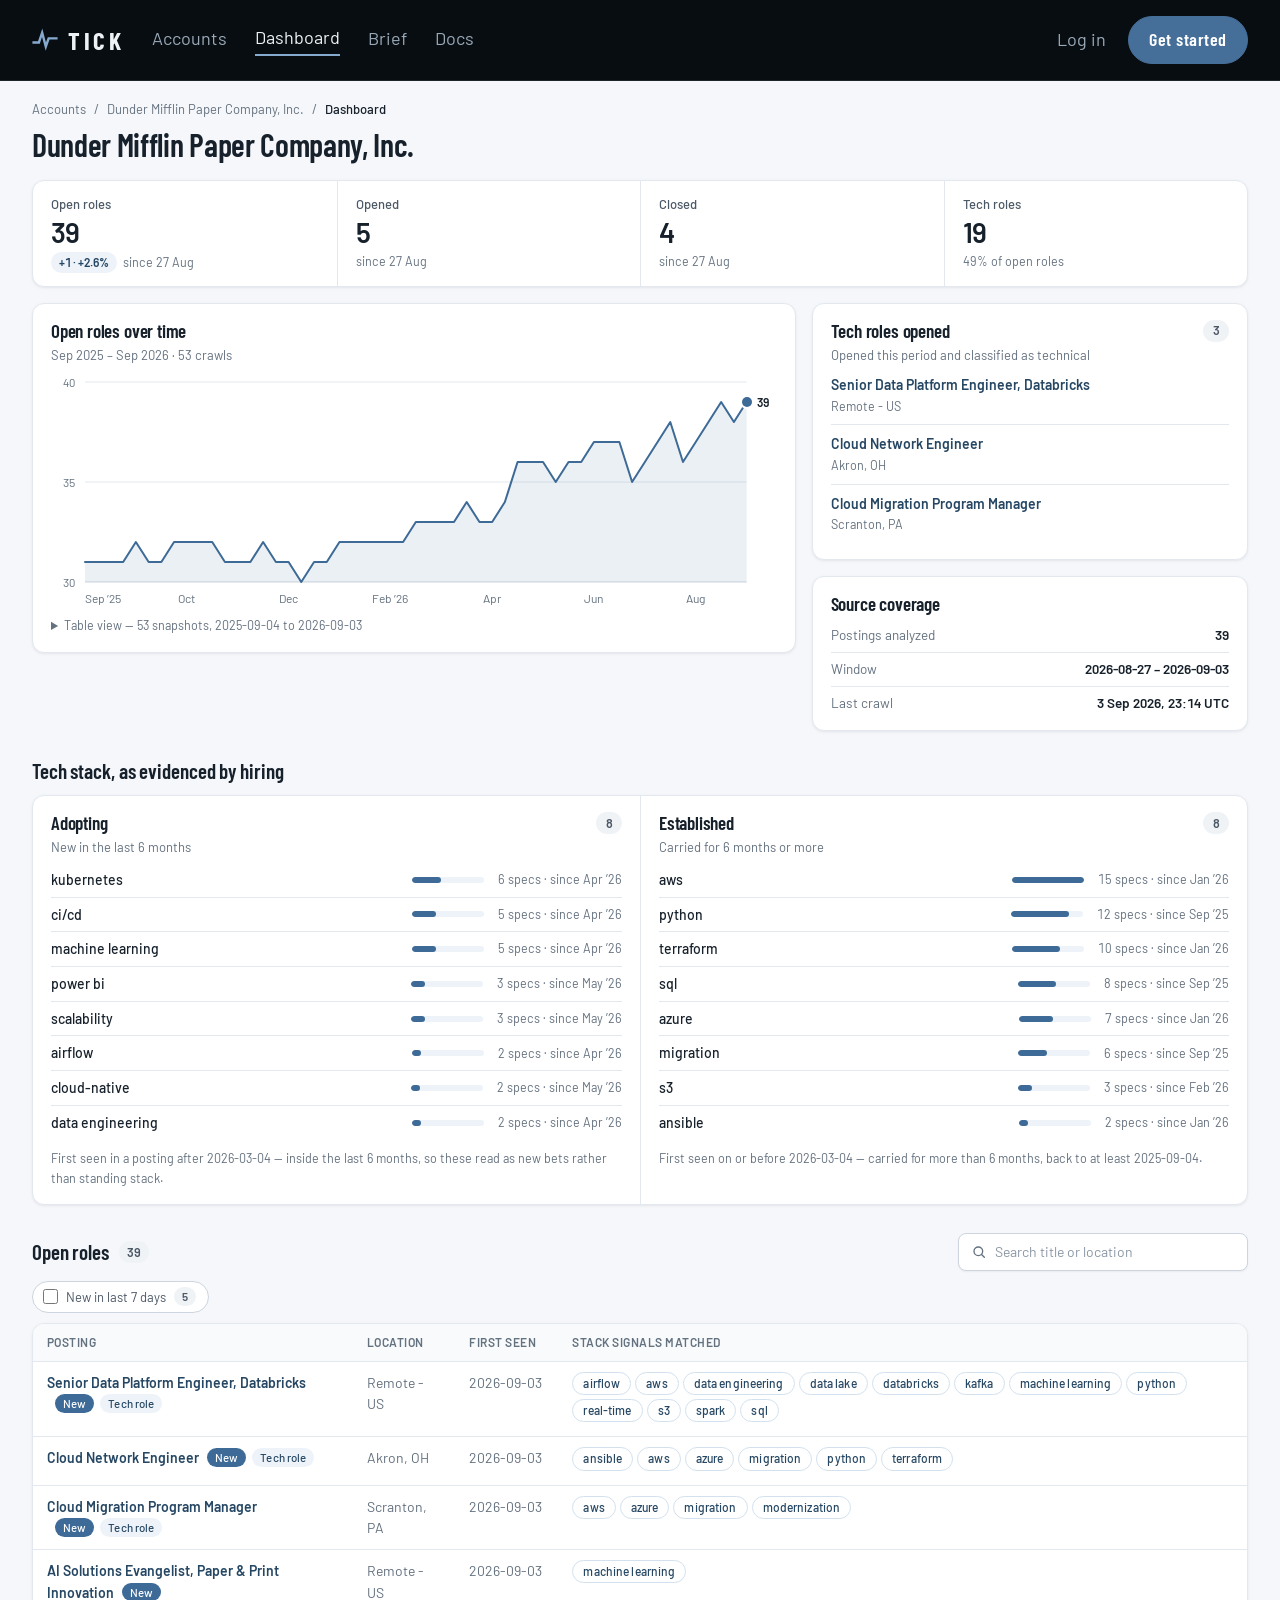
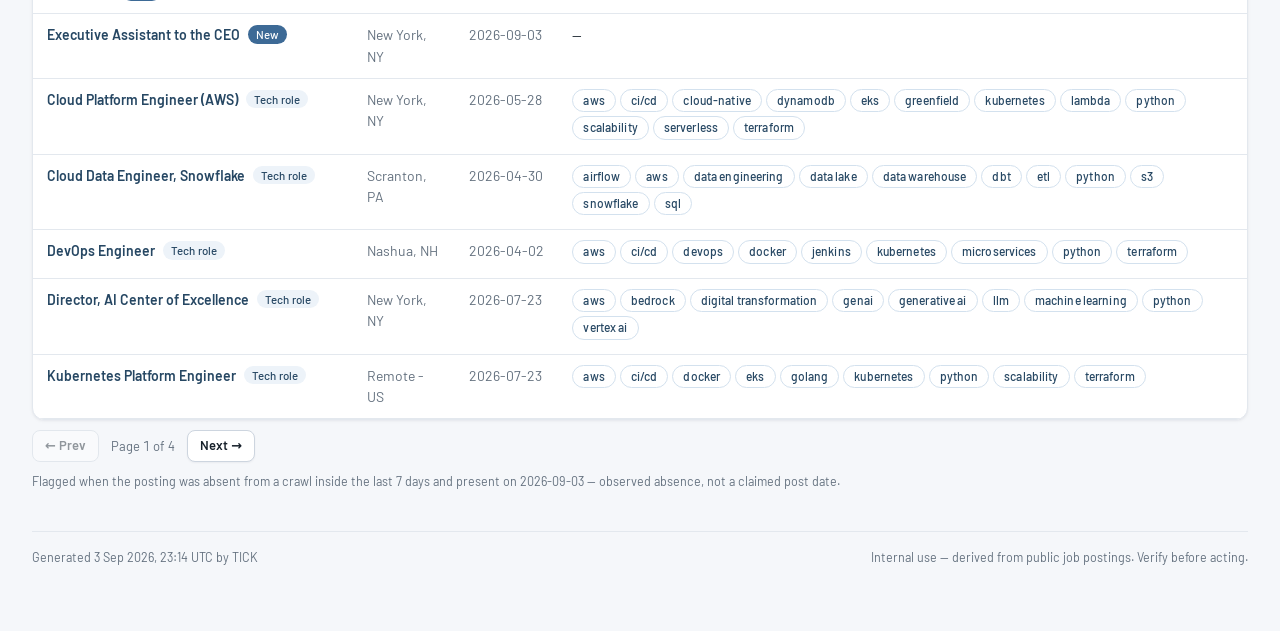
<file: infra/site-static/demo/dunder-mifflin/dashboard/index.html>
<!DOCTYPE html>
<html lang="en">
<head>
<meta charset="utf-8">
<meta name="viewport" content="width=device-width, initial-scale=1">
<title>Dunder Mifflin Paper Company, Inc. | TICK</title>
<meta name="description" content="Hiring signals for Dunder Mifflin Paper Company, Inc.: 39 open postings captured 2026-09-03, compared with 2026-08-27.">
<meta name="color-scheme" content="light">
<meta name="theme-color" content="#080d12">
<meta name="robots" content="noindex, nofollow">
<meta property="og:type" content="website">
<meta property="og:site_name" content="TICK">
<meta property="og:title" content="Dunder Mifflin Paper Company, Inc. — TICK dashboard">
<meta property="og:description" content="Hiring signals for Dunder Mifflin Paper Company, Inc.: 39 open postings captured 2026-09-03, compared with 2026-08-27.">
<meta name="twitter:card" content="summary">
<link rel="icon" href="data:image/svg+xml,%3Csvg xmlns='http://www.w3.org/2000/svg' viewBox='0 0 32 32'%3E%3Cstyle%3E.p%7Bstroke:%23456e99%7D@media(prefers-color-scheme:dark)%7B.p%7Bstroke:%2386aace%7D%7D%3C/style%3E%3Cpath class='p' d='M2 19h6.5l4-12 4.5 17 3.5-10H30' fill='none' stroke-width='3' stroke-linejoin='miter' stroke-linecap='square'/%3E%3C/svg%3E">
<link rel="preconnect" href="https://fonts.googleapis.com">
<link rel="preconnect" href="https://fonts.gstatic.com" crossorigin>
<link rel="stylesheet" href="https://fonts.googleapis.com/css2?family=Barlow:wght@400;500;700&amp;family=Barlow+Condensed:wght@400;600&amp;display=swap">
<style>
:root{
  color-scheme:light;
  --color-bg:#f5f7fa;--color-surface:#fff;--color-surface-2:#f8fafc;
  --color-text:#17212b;--color-text-2:#4b5866;--color-text-3:#64717f;
  --color-border:#e3e8ee;--color-border-strong:#cdd5df;--color-divider:var(--color-border);
  --color-accent:#3d6a96;--color-accent-100:#edf3f9;--color-accent-200:#d3e1ee;
  --color-accent-700:#30577d;--color-accent-800:#264763;--color-accent-900:#1b3349;
  --color-neutral-100:#f0f3f6;--color-neutral-500:#8b97a4;--color-neutral-800:#3c4652;
  --color-live:#2f8f5b;--color-review:#c27c1a;
  --radius:12px;--radius-sm:8px;
  --shadow-sm:0 1px 2px rgba(16,24,40,.05);
  --shadow:0 1px 2px rgba(16,24,40,.04),0 1px 4px rgba(16,24,40,.04);
  --shadow-md:0 6px 18px rgba(16,24,40,.08),0 1px 3px rgba(16,24,40,.05);
  --shadow-lg:0 24px 56px rgba(16,24,40,.2),0 2px 8px rgba(16,24,40,.06);
  --ring:0 0 0 3px color-mix(in srgb,var(--color-accent) 24%,transparent);
  --font-heading:"Barlow Condensed",system-ui,sans-serif;--font-body:"Barlow",system-ui,sans-serif;
}
*,*::before,*::after{box-sizing:border-box}
/* the UA rule for [hidden] is display:none, but any author display wins over it —
   .pager's display:flex kept the pager on screen after JS had hidden it */
[hidden]{display:none!important}
body{margin:0;background:var(--color-bg);color:var(--color-text);font-family:var(--font-body);font-size:15px;line-height:1.55;
  -webkit-font-smoothing:antialiased;-moz-osx-font-smoothing:grayscale}
h1,h2,h3,h4,h5,h6{font-family:var(--font-heading);font-weight:600;line-height:1.15;letter-spacing:-.01em;margin:0;text-wrap:balance}
a{color:var(--color-accent);text-underline-offset:3px;text-decoration-thickness:1px}
a:hover{color:var(--color-accent-700)}
:focus-visible{outline:2px solid var(--color-accent);outline-offset:2px}
.text-muted{color:var(--color-text-3)}
.visually-hidden{position:absolute;width:1px;height:1px;margin:-1px;padding:0;overflow:hidden;
  clip:rect(0 0 0 0);clip-path:inset(50%);white-space:nowrap;border:0}
.skip-link{position:absolute;left:8px;top:-48px;z-index:10;padding:9px 14px;background:var(--color-accent-900);border-radius:var(--radius-sm);
  color:#fff;text-decoration:none;font-weight:600;font-size:14px;transition:top .12s}
.skip-link:focus{top:8px}
/* page title block: an eyebrow line above the h1, so the heading order stays h1 -> h2 */
.eyebrow{font-family:var(--font-body);font-weight:600;font-size:12.5px;letter-spacing:.08em;
  text-transform:uppercase;line-height:1.2;margin:0;color:var(--color-accent)}
.section-label{display:flex;align-items:center;gap:10px;margin:0;font-family:var(--font-heading);font-weight:600;
  font-size:21px;letter-spacing:-.005em;color:var(--color-text)}
.count{display:inline-flex;align-items:center;justify-content:center;min-width:26px;height:22px;padding:0 8px;
  border-radius:999px;background:var(--color-neutral-100);color:var(--color-text-2);font-family:var(--font-body);
  font-size:12.5px;font-weight:600;letter-spacing:0;font-variant-numeric:tabular-nums}
.wrap{max-width:1280px;margin:0 auto;padding:0 32px 64px}
.wrap.narrow{max-width:1040px}
/* menu bar: cloned from /tick (static), colors pinned to that page's palette.
   The source of truth for the app's bar too: tools/tick_insights_report.py
   carries a twin (_nav, _STYLE). Change both — see CLAUDE.md. */
.nav{display:flex;align-items:center;gap:28px;padding:16px 32px;
  background:#080d12;border-bottom:1px solid rgba(158,186,214,.14);margin-bottom:0;flex-wrap:wrap}
.nav-brand{display:inline-flex;align-items:center;gap:10px;font-family:var(--font-heading);font-weight:700;font-size:25px;letter-spacing:.14em;color:#eef2f5}
.nav-brand svg{display:block;width:26px;height:26px;flex:none;color:#86aace}
.nav-tabs{display:flex;align-items:center;gap:28px;flex-wrap:wrap}
.nav-tabs a{color:#9aa9b8;text-decoration:none;font-size:18px;padding-bottom:2px}
.nav-tabs a:hover{color:#eef2f5}
.nav-tabs a[aria-current='page']{color:#eef2f5;border-bottom:2px solid #86aace}
.nav-auth{margin-left:auto;display:flex;align-items:center;gap:20px}
.nav-login{font-family:var(--font-body);font-size:18px;color:#9aa9b8;background:none;border:0;padding:6px 2px;cursor:pointer;text-decoration:none;display:inline-block}
.nav-login:hover{color:#eef2f5}
.nav-cta{font-family:var(--font-heading);font-weight:600;font-size:18px;letter-spacing:.03em;text-decoration:none;
  background:#456e99;border:1px solid #456e99;border-radius:999px;padding:9px 20px;color:#fff}
.nav-cta:hover{background:#86aace;border-color:#86aace;color:#05061a}
.nav :focus-visible{outline-color:#eef2f5}
.nav :focus-visible{outline-color:#fff}
.crumb{display:flex;gap:8px;align-items:center;flex-wrap:wrap;font-size:13px;color:var(--color-text-3);margin:18px 0 8px}
.crumb a{color:inherit;text-decoration:none}
.crumb a:hover{color:var(--color-accent)}
.crumb .here{color:var(--color-text);font-weight:500}
.hdr{display:flex;align-items:center;justify-content:space-between;gap:12px 24px;flex-wrap:wrap;padding:0 0 18px}
.hdr-top{padding-top:28px}
.hdr-actions{display:flex;align-items:center;gap:8px;flex-wrap:wrap}
.hdr h1{font-size:32px;line-height:1.1;margin:0}
.hdr .eyebrow+h1{margin-top:4px}
.hdr-sub{margin:10px 0 0;font-size:14.5px;line-height:1.55;color:var(--color-text-2);max-width:74ch}
.hdr-meta{display:flex;align-items:center;flex-wrap:wrap;gap:6px 14px;margin:8px 0 0;font-size:13.5px;color:var(--color-text-2)}
.hdr-meta>*+*::before{content:"";display:inline-block;width:4px;height:4px;border-radius:50%;background:var(--color-border-strong);
  margin-right:14px;vertical-align:middle}
.blueprint{position:relative;background:var(--color-surface);border:1px solid var(--color-border);border-radius:var(--radius);box-shadow:var(--shadow)}
.card{padding:16px 18px}
.card-head{display:flex;justify-content:space-between;align-items:flex-start;gap:12px;margin-bottom:10px}
.card-title{font-family:var(--font-heading);font-weight:600;font-size:19px;line-height:1.2;margin:0}
.card-sub{display:block;margin:3px 0 0;font-size:13px;line-height:1.45;color:var(--color-text-3)}
.note{margin:10px 0 0;font-size:12.5px;line-height:1.55;color:var(--color-text-3)}
.empty{margin:0;font-size:13.5px;line-height:1.55;color:var(--color-text-3)}
.tag{display:inline-flex;align-items:center;gap:6px;font-size:12px;font-weight:500;line-height:1.45;letter-spacing:.01em;
  padding:2px 10px;border-radius:999px;white-space:nowrap}
.row-flags{display:flex;flex-wrap:wrap;gap:6px;margin-top:6px}
/* in a table row the flags follow the title: the tables run full width, so a
   flag on its own line only made every flagged row taller */
.table .row-flags{display:inline-flex;margin:0 0 0 8px;vertical-align:1px}
.tag-flag{font-size:11.5px;padding:1px 8px}
.tag-accent{background:var(--color-accent-100);color:var(--color-accent-800)}
.tag-neutral{background:var(--color-neutral-100);color:var(--color-neutral-800)}
.tag-outline{border:1px solid var(--color-accent-200);color:var(--color-accent-800);background:var(--color-surface)}
.tag-solid{background:var(--color-accent);color:#fff}
.tag-mine{background:var(--color-accent-900);color:#fff}
/* account state: a dot beside the word, so state is never told by color alone */
.status{display:inline-flex;align-items:center;gap:7px;font-size:12.5px;font-weight:500;color:var(--color-text-2);white-space:nowrap;
  padding:2px 10px 2px 8px;border-radius:999px;background:var(--color-neutral-100)}
.status::before{content:"";width:7px;height:7px;border-radius:50%;background:var(--color-neutral-500)}
.status-live::before{background:var(--color-live);box-shadow:0 0 0 3px color-mix(in srgb,var(--color-live) 18%,transparent)}
.status-review::before{background:var(--color-review)}
.btn{display:inline-flex;align-items:center;justify-content:center;gap:8px;min-height:38px;padding:0 16px;cursor:pointer;
  text-decoration:none;font-family:var(--font-body);font-weight:600;font-size:14px;line-height:1.2;border-radius:var(--radius-sm);
  border:1px solid var(--color-border-strong);background:var(--color-surface);color:var(--color-text);box-shadow:var(--shadow-sm);
  transition:background .12s,border-color .12s,color .12s,box-shadow .12s}
.btn:hover{color:var(--color-text)}
.btn-primary{background:var(--color-accent);color:#fff;border-color:var(--color-accent)}
.btn-primary:hover{background:var(--color-accent-700);border-color:var(--color-accent-700);color:#fff}
.btn-secondary:hover{background:var(--color-surface-2);border-color:var(--color-neutral-500)}
.btn-sm{min-height:32px;padding:0 12px;font-size:13px}
.btn[disabled]{opacity:.5;cursor:default}
.btn-link{font:inherit;font-size:13px;font-weight:500;background:none;border:0;padding:0;color:var(--color-accent);cursor:pointer;
  text-decoration:underline;text-underline-offset:3px}
/* every text field in the app shares one look */
.tbl-controls input[type=search],.my-terms-form input,.acct-add input,.acct-add textarea,
.pgrid input[type=text],.pgrid textarea,.pgrid select{font-family:var(--font-body);font-size:14px;line-height:1.4;padding:8px 12px;
  background:var(--color-surface);color:var(--color-text);border:1px solid var(--color-border-strong);border-radius:var(--radius-sm);
  box-shadow:var(--shadow-sm);transition:border-color .12s,box-shadow .12s}
.tbl-controls input[type=search]:focus-visible,.my-terms-form input:focus-visible,.acct-add input:focus-visible,
.acct-add textarea:focus-visible,.pgrid input:focus-visible,.pgrid textarea:focus-visible,.pgrid select:focus-visible{
  outline:none;border-color:var(--color-accent);box-shadow:var(--ring)}
::placeholder{color:var(--color-neutral-500)}
.table{width:100%;border-collapse:separate;border-spacing:0;font-size:14px}
.table th{text-align:left;font-size:12px;font-weight:600;letter-spacing:.04em;text-transform:uppercase;color:var(--color-text-3);
  padding:9px 14px;background:var(--color-surface-2);border-bottom:1px solid var(--color-border);white-space:nowrap}
.table td{padding:10px 14px;border-bottom:1px solid var(--color-border);vertical-align:top}
.table tbody tr:last-child td{border-bottom:0}
.table tbody tr{transition:background .1s}
.table tbody tr:hover{background:var(--color-surface-2)}
.table td>a{color:var(--color-accent-800);font-weight:600;text-decoration:none}
.table td>a:hover{color:var(--color-accent);text-decoration:underline}
.table .num{text-align:right;font-variant-numeric:tabular-nums}
.table td.nowrap{white-space:nowrap;font-variant-numeric:tabular-nums}
.tbl-wrap{overflow-x:auto}
/* the stack's buckets are columns of one card: an empty bucket is a short
   column, not a card standing half empty beside a full one */
.stack-card{display:grid;grid-auto-flow:column;grid-auto-columns:minmax(0,1fr);margin-top:12px}
.stack-col{padding:16px 18px;min-width:0}
.stack-col+.stack-col{border-left:1px solid var(--color-border)}
/* a bucket with the card to itself (a first crawl, or an empty neighbour)
   flows its terms into two columns rather than one long one */
.stack-list.wide{display:block;columns:2;column-gap:36px}
.stack-list.wide .stack-row{break-inside:avoid;border-top:0;border-bottom:1px solid var(--color-border);padding:6px 0}
.stack-list{display:flex;flex-direction:column}
.stack-row{display:grid;grid-template-columns:minmax(0,1fr) 72px minmax(96px,auto);align-items:center;gap:14px;
  padding:6px 0;border-top:1px solid var(--color-border);font-size:14px}
.stack-row:first-child{border-top:0;padding-top:2px}
.stack-meta{font-size:12.5px;color:var(--color-text-3);text-align:right;white-space:nowrap;font-variant-numeric:tabular-nums}
/* a term's share of the busiest term's postings: one hue, the track a lighter step of it */
.meter{height:6px;border-radius:999px;background:var(--color-accent-100);overflow:hidden}
.meter>i{display:block;height:100%;border-radius:999px;background:var(--color-accent)}
/* the headline figures: one card, its cells split by hairlines */
.kpis{display:grid;grid-template-columns:repeat(4,minmax(0,1fr));margin:0 0 16px}
.kpi{padding:13px 18px;border-left:1px solid var(--color-border);min-width:0}
.kpi:first-child{border-left:0}
.kpi-label{display:block;font-size:13px;font-weight:500;color:var(--color-text-2)}
.kpi-value{display:block;font-family:var(--font-body);font-weight:600;font-size:28px;line-height:1.1;letter-spacing:-.02em;margin-top:3px}
.kpi-sub{display:flex;align-items:center;gap:6px;flex-wrap:wrap;margin-top:4px;font-size:12.5px;color:var(--color-text-3)}
.delta{display:inline-flex;align-items:center;padding:1px 8px;border-radius:999px;font-size:12px;font-weight:600;
  font-variant-numeric:tabular-nums;background:var(--color-neutral-100);color:var(--color-neutral-800)}
.delta.up{background:var(--color-accent-100);color:var(--color-accent-800)}
.stat-row{display:grid;grid-template-columns:repeat(3,minmax(0,1fr));gap:12px;border-top:1px solid var(--color-border);margin-top:12px;padding-top:12px}
.stat b{display:block;font-family:var(--font-body);font-weight:600;font-size:24px;line-height:1.1;letter-spacing:-.01em}
.stat span{display:block;margin-top:3px;font-size:12px;color:var(--color-text-3)}
.right-col{display:flex;flex-direction:column;gap:16px}
.grid{display:grid;grid-template-columns:minmax(0,7fr) minmax(0,4fr);gap:16px;align-items:start}
/* a grid item defaults to min-width:auto, so it refuses to shrink below the
   widest thing inside it — the roles table then pushed the whole page sideways
   instead of scrolling inside its own overflow-x container */
.grid>*,.right-col>*{min-width:0}
.grid.narrative{grid-template-columns:minmax(0,1fr) 300px;gap:24px}
.section{margin-top:28px}
.kv{display:flex;flex-direction:column;font-size:13.5px}
.kv>div{display:flex;justify-content:space-between;align-items:baseline;gap:12px;padding:6px 0;border-top:1px solid var(--color-border)}
.kv>div:first-child{border-top:0;padding-top:0}
.kv>div:last-child{padding-bottom:0}
.kv>div>:first-child{color:var(--color-text-3)}
.kv>div>:last-child{font-weight:600;text-align:right;font-variant-numeric:tabular-nums;overflow-wrap:anywhere}
.list-rows{display:flex;flex-direction:column}
.list-rows>div{padding:8px 0;border-top:1px solid var(--color-border)}
.list-rows>div:first-child{border-top:0;padding-top:0}
.list-rows a{font-weight:600;color:var(--color-accent-800);text-decoration:none;font-size:14px}
.list-rows a:hover{color:var(--color-accent);text-decoration:underline}
.list-rows span{display:block;font-size:12.5px;color:var(--color-text-3);margin-top:1px}
.cite{font-size:11px;color:var(--color-accent-800)}
sup.cite{line-height:0;margin-left:1px}
sup.cite a{padding:0 2px;border-radius:4px;color:var(--color-accent);font-size:11px;font-weight:700;
  text-decoration:none;font-variant-numeric:tabular-nums;transition:background .12s,color .12s}
sup.cite a:hover{background:var(--color-accent-100);color:var(--color-accent-800)}
.prose p{margin:0 0 16px;font-size:16.5px;line-height:1.75;max-width:68ch}
.prose p:last-child{margin-bottom:0}
.paper{padding:24px 28px}
.crumb a{color:inherit;text-decoration:none}
/* min() keeps a 340px track from overflowing a 320px phone */
.acct-grid{display:grid;grid-template-columns:repeat(auto-fill,minmax(min(320px,100%),1fr));gap:16px;align-items:stretch}
.acct-head{display:flex;justify-content:space-between;align-items:flex-start;gap:12px;margin-bottom:12px}
.acct-name{font-family:var(--font-heading);font-weight:600;font-size:21px;line-height:1.15}
.acct-name a{color:inherit;text-decoration:none}
.acct-name a:hover{color:var(--color-accent)}
.acct-meta{font-size:12.5px;margin-top:4px;color:var(--color-text-3);overflow-wrap:anywhere}
.acct-add:not([open]){align-self:start}
.acct-grid>.card{display:flex;flex-direction:column;transition:box-shadow .15s,border-color .15s}
.acct-grid>.card.is-reporting:hover{border-color:var(--color-border-strong);box-shadow:var(--shadow-md)}
.acct-lede b{color:var(--color-text);font-weight:600}
.acct-foot{display:flex;gap:8px;align-items:center;flex-wrap:wrap;margin-top:auto;padding-top:14px}
/* cards in a row share a height; figures and buttons sit at the bottom, so
   they line up across the row whatever the length of each name */
.acct-grid>.card>.stat-row{margin-top:auto}
.acct-grid>.card>.stat-row+.acct-foot{margin-top:0}
.acct-foot .acct-when{margin-left:auto;font-size:12.5px;color:var(--color-text-3)}
.acct-note{font-size:13px;line-height:1.55;margin:14px 0 0;color:var(--color-text-3)}
/* the request tile: closed, a quiet dashed card; opened, the form */
.acct-add{background:transparent;border:1.5px dashed var(--color-border-strong);box-shadow:none;padding:0}
.acct-add[open]{background:var(--color-surface);border-style:solid;border-width:1px;border-color:var(--color-border);box-shadow:var(--shadow)}
.acct-add>summary{display:flex;align-items:center;gap:14px;padding:16px 18px;cursor:pointer;list-style:none;border-radius:var(--radius)}
.acct-add>summary::-webkit-details-marker{display:none}
.acct-add>summary:hover .acct-plus{background:var(--color-accent);color:#fff;border-color:var(--color-accent)}
.acct-plus{display:inline-flex;align-items:center;justify-content:center;flex:none;width:40px;height:40px;border-radius:50%;
  border:1px solid var(--color-border-strong);background:var(--color-surface);color:var(--color-accent);font-size:22px;line-height:1;
  transition:background .12s,color .12s,border-color .12s}
.acct-add[open] .acct-plus{transform:rotate(45deg)}
.acct-add form{padding:0 18px 16px}
.acct-add label{display:block;font-size:13px;font-weight:500;margin:14px 0 6px;color:var(--color-text-2)}
.acct-add label:first-of-type{margin-top:0}
.acct-add input,.acct-add textarea{width:100%}
.acct-add textarea{resize:vertical;min-height:64px}
.acct-add .acct-status{font-size:13px}
.chart-wrap{position:relative;margin:4px 0 0}
/* the plot stretches to the card, so its strokes do not scale (vector-effect)
   and its labels and dots are HTML laid over it by percentage: text stays
   legible at any width, where a scaled viewBox shrank it to 5px on a phone */
.ch-frame{padding:8px 30px 28px 34px}
.ch-plot{position:relative;height:200px}
.ch-svg{position:absolute;inset:0;display:block;width:100%;height:100%;overflow:visible}
.ch-grid{stroke:var(--color-border);stroke-width:1;vector-effect:non-scaling-stroke}
.ch-base{stroke:var(--color-border-strong);stroke-width:1;vector-effect:non-scaling-stroke}
.ch-line{fill:none;stroke:var(--color-accent);stroke-width:2;stroke-linejoin:round;stroke-linecap:round;vector-effect:non-scaling-stroke}
.ch-area{fill:var(--color-accent);opacity:.1}
.ch-hair{stroke:var(--color-neutral-500);stroke-width:1;vector-effect:non-scaling-stroke}
.ch-dot{position:absolute;width:10px;height:10px;margin:-5px 0 0 -5px;border-radius:50%;background:var(--color-accent);
  box-shadow:0 0 0 2px var(--color-surface);pointer-events:none}
.ch-ylab,.ch-xlab,.ch-endlab{position:absolute;font-size:12px;line-height:1;color:var(--color-text-3);font-variant-numeric:tabular-nums;
  white-space:nowrap;pointer-events:none}
.ch-ylab{left:-10px;transform:translate(-100%,-50%)}
.ch-xlab{top:100%;margin-top:10px;transform:translateX(-50%)}
.ch-xlab.first{transform:none}
.ch-endlab{margin-left:10px;transform:translateY(-50%);font-weight:600;color:var(--color-text)}
.ch-hit{cursor:crosshair}
.ch-hit:focus-visible{outline:2px solid var(--color-accent);outline-offset:2px}
.spark{display:block;width:100%;height:auto;margin:10px 0 8px;overflow:visible}
.chart-tip{position:absolute;top:0;left:0;pointer-events:none;background:var(--color-surface);border:1px solid var(--color-border);
  border-radius:var(--radius-sm);box-shadow:var(--shadow-md);padding:7px 10px;font-size:12px;line-height:1.35;white-space:nowrap;z-index:2}
.chart-tip b{display:block;font-size:15px;font-weight:600;color:var(--color-text)}
.chart-tip span{color:var(--color-text-3)}
.chart-tbl{margin-top:6px}
.chart-tbl summary{font-size:12.5px;color:var(--color-text-3);cursor:pointer}
.chart-tbl summary:hover{color:var(--color-accent)}
.chart-tbl table{width:100%;border-collapse:collapse;margin-top:8px;font-size:12.5px}
.chart-tbl th,.chart-tbl td{text-align:left;padding:4px 0;border-bottom:1px solid var(--color-border)}
.chart-tbl .num{text-align:right;font-variant-numeric:tabular-nums}
.chart-foot{display:flex;justify-content:space-between;align-items:center;gap:10px;flex-wrap:wrap;margin-top:12px;padding-top:12px;
  border-top:1px solid var(--color-border);font-size:13px;color:var(--color-text-3)}
.tbl-head{display:flex;align-items:center;justify-content:space-between;gap:10px 16px;flex-wrap:wrap;margin-bottom:10px}
.tbl-controls{display:flex;align-items:center;gap:12px;flex-wrap:wrap}
.tbl-controls input[type=search]{width:290px;max-width:100%;padding-left:36px;
  background:var(--color-surface) url("data:image/svg+xml,%3Csvg xmlns='http://www.w3.org/2000/svg' viewBox='0 0 24 24' fill='none' stroke='%2364717f' stroke-width='2' stroke-linecap='round'%3E%3Ccircle cx='11' cy='11' r='6.5'/%3E%3Cpath d='M20 20l-4.2-4.2'/%3E%3C/svg%3E") no-repeat 12px center/16px}
.chk{display:inline-flex;align-items:center;gap:8px;font-size:13px;cursor:pointer;color:var(--color-text-2)}
.chk input{accent-color:var(--color-accent);width:15px;height:15px;margin:0}
/* filters and the persona's buyer boxes read as pills; the checkbox stays the control */
.tbl-filters .chk,.pchecks .chk{padding:5px 12px 5px 10px;border:1px solid var(--color-border-strong);border-radius:999px;
  background:var(--color-surface);transition:background .12s,border-color .12s,color .12s}
.tbl-filters .chk:hover,.pchecks .chk:hover{border-color:var(--color-neutral-500)}
.tbl-filters .chk:has(input:checked),.pchecks .chk:has(input:checked){background:var(--color-accent-100);border-color:var(--color-accent);color:var(--color-accent-800)}
.chk:has(input:focus-visible){outline:2px solid var(--color-accent);outline-offset:2px}
.chk-n{display:inline-flex;align-items:center;justify-content:center;min-width:22px;height:19px;padding:0 6px;border-radius:999px;
  background:var(--color-neutral-100);color:var(--color-text-2);font-size:11.5px;font-weight:600;font-variant-numeric:tabular-nums}
.chk:has(input:checked) .chk-n{background:var(--color-surface);color:var(--color-accent-800)}
.tbl-filters{display:flex;align-items:center;gap:8px;flex-wrap:wrap;margin:0 0 10px}
.tbl-filters .btn-link{margin-left:6px}
.filter-chip{display:inline-flex;align-items:center;gap:2px;font-size:13px;font-weight:500;padding:4px 4px 4px 12px;border-radius:999px;
  background:var(--color-accent-900);color:#fff}
.chip-x{font:inherit;font-size:16px;line-height:1;background:none;border:0;padding:0 6px;cursor:pointer;color:inherit;border-radius:999px}
.chip-x:hover{background:rgba(255,255,255,.18)}
/* sortable headers: the button is added by the table script, so with JS off a
   header is plain text rather than a control that does nothing */
.th-sort{font:inherit;letter-spacing:inherit;text-transform:inherit;color:inherit;background:none;border:0;
  padding:0;cursor:pointer;white-space:nowrap;text-align:inherit}
.th-sort:hover,.table th[aria-sort=ascending],.table th[aria-sort=descending]{color:var(--color-text)}
.table th[aria-sort=ascending] .th-sort::after{content:" \2191"}
.table th[aria-sort=descending] .th-sort::after{content:" \2193"}
/* stack terms are buttons that filter Open roles to the postings behind them */
button.tag{font-family:var(--font-body);cursor:pointer;margin:0 4px 4px 0;transition:background .12s,color .12s,border-color .12s}
button.tag-outline:hover,button.tag-outline[aria-pressed=true]{background:var(--color-accent);border-color:var(--color-accent);color:#fff}
.term-btn{font:inherit;font-weight:500;color:var(--color-text);background:none;border:0;padding:0;cursor:pointer;text-align:left;
  text-decoration:underline;text-decoration-color:var(--color-border-strong);text-underline-offset:4px;overflow-wrap:anywhere}
.term-btn:hover,.term-btn[aria-pressed=true]{color:var(--color-accent-700);text-decoration-color:currentColor}
.term-btn[aria-pressed=true]{font-weight:600}
.row-hit{margin-top:6px;font-size:12.5px;line-height:1.5;color:var(--color-text-3)}
.row-hit mark{background:#fdf1c7;color:var(--color-text);padding:0 2px;border-radius:3px}
.my-terms{display:flex;align-items:center;gap:8px 14px;flex-wrap:wrap;margin:0 0 10px;padding:9px 12px;
  background:var(--color-surface);border:1px solid var(--color-border);border-radius:var(--radius);font-size:13px}
.my-terms-label{font-weight:600;font-size:13.5px;color:var(--color-text)}
.my-terms-list{display:flex;flex-wrap:wrap;gap:6px;align-items:center}
.chip{display:inline-flex;align-items:center;border:1px solid var(--color-accent-200);color:var(--color-accent-900);border-radius:999px;
  background:var(--color-surface);overflow:hidden}
.chip-term{font:inherit;font-size:12.5px;font-weight:500;background:none;border:0;padding:3px 4px 3px 11px;cursor:pointer;color:inherit}
.chip-term[aria-pressed=true]{background:var(--color-accent-900);color:#fff}
.chip .chip-x:hover{background:var(--color-accent-100)}
.my-terms-form{display:flex;gap:6px}
.my-terms-form input{width:230px;max-width:100%;padding:6px 11px;font-size:13px}
.my-terms #my-terms-note{flex:1 0 100%;font-size:12.5px}
.tbl-empty{margin:0;padding:18px 16px;font-size:13.5px}
/* the persona editor on /profile: settings sections, a heading beside its fields */
.callout{display:flex;gap:12px;align-items:flex-start;margin:0 0 20px;padding:12px 16px;border-radius:var(--radius);
  background:var(--color-accent-100);color:var(--color-accent-900);font-size:14px;line-height:1.55}
.callout::before{content:"i";flex:none;display:inline-flex;align-items:center;justify-content:center;width:20px;height:20px;margin-top:1px;
  border-radius:50%;background:var(--color-accent);color:#fff;font-size:12px;font-weight:700;font-style:italic;font-family:Georgia,serif}
.callout a{color:var(--color-accent-800);font-weight:600}
.psec{display:grid;grid-template-columns:minmax(0,260px) minmax(0,1fr);gap:12px 40px;padding:22px 0;border-top:1px solid var(--color-border)}
.psec:first-of-type{border-top:0;padding-top:0}
.psec h3{font-size:19px}
.psec-head p{margin:6px 0 0;font-size:13.5px;line-height:1.55;color:var(--color-text-3)}
.pform{padding:0}
.pgrid{display:grid;grid-template-columns:repeat(2,minmax(0,1fr));gap:16px 20px;padding:18px}
.pgrid .wide{grid-column:1/-1}
.pgrid label:not(.chk),.pgrid legend{display:block;font-size:13.5px;font-weight:500;margin:0;color:var(--color-text)}
.pgrid input[type=text],.pgrid textarea,.pgrid select{display:block;width:100%;margin-top:7px}
.pgrid select{appearance:none;padding-right:36px;cursor:pointer;
  background:var(--color-surface) url("data:image/svg+xml,%3Csvg xmlns='http://www.w3.org/2000/svg' viewBox='0 0 24 24' fill='none' stroke='%2364717f' stroke-width='2' stroke-linecap='round' stroke-linejoin='round'%3E%3Cpath d='M6 9l6 6 6-6'/%3E%3C/svg%3E") no-repeat right 12px center/16px}
.pgrid textarea{resize:vertical;min-height:72px}
.pgrid fieldset{border:0;padding:0;margin:0;min-width:0}
.pchecks{display:flex;flex-wrap:wrap;gap:8px;margin-top:10px}
.phint{display:block;margin-top:7px;font-size:12.5px;font-weight:400;color:var(--color-text-3)}
.pform-foot{position:sticky;bottom:0;z-index:5;display:flex;align-items:center;justify-content:flex-end;gap:14px;flex-wrap:wrap;margin-top:8px;
  padding:14px 0;background:color-mix(in srgb,var(--color-bg) 88%,transparent);backdrop-filter:blur(6px);border-top:1px solid var(--color-border)}
.pform-foot .acct-status{margin-right:auto;font-size:13.5px}
@media (max-width:760px){.psec{grid-template-columns:1fr}.pgrid{grid-template-columns:1fr}}
.pager{display:flex;align-items:center;gap:12px;margin-top:10px;flex-wrap:wrap}
.pager [role=status]{font-size:13px;font-variant-numeric:tabular-nums}
.pager button[disabled]{opacity:.45;cursor:default;box-shadow:none}
.arch-table tbody tr[data-arch]{cursor:pointer}
.arch-dialog{width:min(780px,calc(100vw - 32px));max-height:calc(100vh - 48px);padding:0;border:0;border-radius:16px;
  background:var(--color-surface);color:var(--color-text);box-shadow:var(--shadow-lg)}
.arch-dialog::backdrop{background:rgba(15,23,32,.5);backdrop-filter:blur(2px)}
.arch-dialog-bar{position:sticky;top:0;z-index:1;display:flex;justify-content:flex-end;padding:12px 14px;
  background:color-mix(in srgb,var(--color-surface) 92%,transparent);backdrop-filter:blur(6px);border-bottom:1px solid var(--color-border)}
.arch-dialog-body{padding:18px 28px 28px}
.arch-title{font-size:30px;margin:6px 0 10px}
.arch-fields{display:grid;grid-template-columns:max-content 1fr;gap:0 24px;margin:20px 0 0;font-size:14px;
  border:1px solid var(--color-border);border-radius:var(--radius);padding:6px 18px;background:var(--color-surface)}
.arch-fields dt,.arch-fields dd{padding:9px 0;border-top:1px solid var(--color-border)}
.arch-fields dt:first-of-type,.arch-fields dd:first-of-type{border-top:0}
.arch-fields dt{color:var(--color-text-3)}
.arch-fields dd{margin:0;overflow-wrap:anywhere}
.arch-desc-h{margin:28px 0 10px;font-size:19px}
.arch-desc{white-space:pre-wrap;font-size:14.5px;line-height:1.65;max-width:72ch}
.arch-desc-sections{max-width:72ch;font-size:14.5px;line-height:1.65}
.arch-sec{font-family:var(--font-body);font-weight:600;font-size:14.5px;margin:18px 0 6px}
.arch-sec:first-child{margin-top:0}
.arch-list{margin:0;padding-left:20px}
.arch-list li+li{margin-top:3px}
.arch-para{margin:0}
/* the brief */
.actions{display:flex;flex-direction:column;gap:12px}
.action{padding:16px 18px}
.action-head{display:flex;justify-content:space-between;align-items:flex-start;gap:12px}
.action-title{font-size:19px;line-height:1.25}
.action-why{margin:8px 0 0;font-size:14.5px;line-height:1.6;color:var(--color-text-2)}
.action-quote{margin:14px 0 0;padding:2px 0 2px 14px;border-left:3px solid var(--color-accent-200);font-size:14px;line-height:1.6}
.action-quote q{font-style:italic;quotes:"\201C" "\201D"}
.action-quote span{display:block;font-size:12px;font-weight:600;letter-spacing:.06em;text-transform:uppercase;color:var(--color-text-3);margin-bottom:2px}
.action-steps{list-style:none;counter-reset:step;margin:16px 0 0;padding:0;font-size:14.5px;line-height:1.6}
.action-steps li{counter-increment:step;position:relative;padding-left:34px}
.action-steps li+li{margin-top:10px}
.action-steps li::before{content:counter(step);position:absolute;left:0;top:1px;display:inline-flex;align-items:center;justify-content:center;
  width:22px;height:22px;border-radius:50%;background:var(--color-accent-100);color:var(--color-accent-800);font-size:12px;font-weight:700}
.sources{padding:6px 22px}
.src{display:flex;gap:12px;padding:10px 0;border-top:1px solid var(--color-border);font-size:13.5px;line-height:1.5;scroll-margin-top:24px;
  transition:background .3s}
.src:first-child{border-top:0}
.src>.cite{flex:none;display:inline-flex;align-items:center;justify-content:center;min-width:22px;height:20px;margin-top:1px;border-radius:999px;
  background:var(--color-accent-100);color:var(--color-accent-800);font-size:11px;font-weight:700;font-variant-numeric:tabular-nums}
.src:target{background:var(--color-accent-100);box-shadow:0 0 0 8px var(--color-accent-100);border-radius:4px}
.src a{color:var(--color-accent-800);text-decoration:none}
.src a:hover{color:var(--color-accent);text-decoration:underline}
.rail{position:sticky;top:20px}
.rail-label{display:block;margin-bottom:10px;font-size:13px;font-weight:600;color:var(--color-text-2)}
.mini-stats{display:grid;grid-template-columns:repeat(3,minmax(0,1fr));gap:8px}
.mini-stats div{padding:10px 12px;border-radius:var(--radius-sm);background:var(--color-surface-2);border:1px solid var(--color-border)}
.mini-stats b{display:block;font-size:22px;font-weight:600;line-height:1.1}
.mini-stats span{display:block;margin-top:2px;font-size:12px;color:var(--color-text-3)}
.archive-bar{display:flex;align-items:center;gap:8px 14px;flex-wrap:wrap;margin:0 0 16px;padding:12px 16px;border-radius:var(--radius);
  background:var(--color-surface);border:1px solid var(--color-border);font-size:13.5px}
.brief-list{display:flex;flex-direction:column;gap:12px;margin:0;padding:0;list-style:none}
.brief-item{display:block;padding:16px 18px;transition:box-shadow .15s,border-color .15s}
.brief-item:hover{border-color:var(--color-border-strong);box-shadow:var(--shadow-md)}
.brief-item-head{display:flex;justify-content:space-between;align-items:center;gap:12px;flex-wrap:wrap}
.brief-item-head a{font-family:var(--font-heading);font-weight:600;font-size:20px;color:var(--color-text);text-decoration:none}
.brief-item-head a::after{content:"";position:absolute;inset:0;border-radius:var(--radius)}
.brief-item-head a:hover{color:var(--color-accent)}
.brief-item p{margin:8px 0 0;font-size:14.5px;line-height:1.6;color:var(--color-text-2)}
.brief-item .brief-item-meta{margin-top:10px;font-size:12.5px;color:var(--color-text-3)}
.empty-state{max-width:640px;margin:16px auto 0;padding:36px 32px;text-align:center}
.empty-state h1{font-size:32px;margin:8px 0 0}
.empty-state p{margin:12px auto 0;max-width:56ch;font-size:15px;line-height:1.65;color:var(--color-text-2)}
.empty-state .btn{margin-top:22px}
.site-foot{border-top:1px solid var(--color-border);margin-top:40px;padding-top:16px;
  display:flex;justify-content:space-between;gap:14px;flex-wrap:wrap;font-size:12.5px;line-height:1.5;color:var(--color-text-3)}
.site-foot a{color:inherit}
@media (max-width:980px){
  .grid,.grid.narrative{grid-template-columns:1fr}.rail{position:static}
  .stack-card{grid-auto-flow:row;grid-template-columns:1fr!important}
  .stack-col+.stack-col{border-left:0;border-top:1px solid var(--color-border)}
  .stack-list.wide{columns:1}
}
@media (max-width:620px){
  .wrap{padding:0 16px 44px}
  .nav{gap:10px 16px;padding:12px 20px}
  .nav-tabs{order:3;flex:1 0 100%;flex-wrap:nowrap;overflow-x:auto;gap:22px;scrollbar-width:none}
  .nav-tabs a{font-size:16px;white-space:nowrap}
  .nav-auth{gap:14px}
  .tbl-controls,.tbl-controls input[type=search]{width:100%}
  .my-terms-form{flex:1 0 100%}.my-terms-form input{flex:1;width:auto}
  .hdr h1{font-size:28px!important}
  .kpis{grid-template-columns:repeat(2,minmax(0,1fr))}
  .kpi:nth-child(odd){border-left:0}.kpi:nth-child(n+3){border-top:1px solid var(--color-border)}
  .kpi-value{font-size:24px}
  .card,.action,.stack-col{padding:14px}
  .paper{padding:18px 16px}
  .ch-frame{padding-right:24px}
  .ch-plot{height:170px}
  .ch-xlab.alt{display:none}
  .table th,.table td{padding-left:12px;padding-right:12px}
}
@media (prefers-reduced-motion:reduce){
  *,*::before,*::after{animation-duration:.01ms!important;animation-iteration-count:1!important;
    transition-duration:.01ms!important;scroll-behavior:auto!important}
}
@media print{
  .nav,.skip-link,.crumb,.btn,.tbl-controls,.tbl-filters,.my-terms,.pager,.chart-tbl,.arch-dialog{display:none!important}
  body{background:#fff;font-size:11.5pt}
  .wrap{max-width:none;padding:0}
  .grid,.grid.narrative{grid-template-columns:1fr;gap:14px}
  .blueprint{border-color:#bbb;box-shadow:none}
  .rail{position:static}
  .prose p{max-width:none}
  a{color:inherit;text-decoration:none}
  .card,.blueprint{break-inside:avoid}
  tr,.site-foot{break-inside:avoid}
}
/* the demo's own: the waitlist card, and titles that link nowhere (the company is fictional) */
.acct-join form{margin-top:2px}
.acct-join label{display:block;font-size:13px;font-weight:500;margin:12px 0 6px;color:var(--color-text-2)}
.acct-join input{width:100%;font-family:var(--font-body);font-size:14px;line-height:1.4;padding:8px 12px;background:var(--color-surface);
  color:var(--color-text);border:1px solid var(--color-border-strong);border-radius:var(--radius-sm);box-shadow:var(--shadow-sm)}
.acct-join input:focus-visible{outline:none;border-color:var(--color-accent);box-shadow:var(--ring)}
.acct-join .acct-status{margin-left:auto;font-size:13px}
.table td:first-child>span:first-child{font-weight:600;color:var(--color-accent-800)}
.list-rows b{display:block;font-weight:600;font-size:14px;color:var(--color-accent-800)}
.stack-row .term{font-weight:500}
</style>
</head>
<body>
<a class="skip-link" href="#main">Skip to content</a>
<div class="nav"><a class="nav-brand" href="/" style="text-decoration:none"><svg viewBox="0 0 32 32" aria-hidden="true" focusable="false"><path d="M2 19h6.5l4-12 4.5 17 3.5-10H30" fill="none" stroke="currentColor" stroke-width="3" stroke-linejoin="miter" stroke-linecap="square"/></svg><span>TICK</span></a><div class="nav-tabs"><a href="/demo/">Accounts</a><a href="/demo/dunder-mifflin/dashboard" aria-current="page">Dashboard</a><a href="/demo/dunder-mifflin/brief">Brief</a><a href="/docs">Docs</a></div>
  <div class="nav-auth">
    <a class="nav-login" href="/login">Log in</a>
    <a class="nav-cta" href="/#access">Get started</a>
  </div>
</div>
<div class="wrap">
  <div class="crumb"><a href="/demo/">Accounts</a><span>/</span><span>Dunder Mifflin Paper Company, Inc.</span><span>/</span><span class="here">Dashboard</span></div>
  <main id="main">
  <div class="hdr">
    <h1>Dunder Mifflin Paper Company, Inc.</h1>
  </div>

  <section class="blueprint kpis" aria-label="This window at a glance"><div class="kpi"><span class="kpi-label">Open roles</span><span class="kpi-value">39</span><span class="kpi-sub"><span class="delta up">+1 &middot; +2.6%</span> since 27 Aug</span></div><div class="kpi"><span class="kpi-label">Opened</span><span class="kpi-value">5</span><span class="kpi-sub">since 27 Aug</span></div><div class="kpi"><span class="kpi-label">Closed</span><span class="kpi-value">4</span><span class="kpi-sub">since 27 Aug</span></div><div class="kpi"><span class="kpi-label">Tech roles</span><span class="kpi-value">19</span><span class="kpi-sub">49% of open roles</span></div></section>

  <div class="grid">
    <div class="card blueprint">
      <div class="card-head"><div><h2 class="card-title">Open roles over time</h2>
        <span class="card-sub">Sep 2025 &ndash; Sep 2026 &middot; 53 crawls</span></div></div>
      <div class="chart-wrap" id="roles-history">
<div class="ch-frame"><div class="ch-plot">
<svg viewBox="0 0 100 100" preserveAspectRatio="none" class="ch-svg" role="img"
     aria-label="Open roles from 2025-09-04 to 2026-09-03, 53 snapshots, ranging 30 to 39.">
  <g><line x1="0" y1="100.00" x2="100" y2="100.00" class="ch-base"/><line x1="0" y1="50.00" x2="100" y2="50.00" class="ch-grid"/><line x1="0" y1="0.00" x2="100" y2="0.00" class="ch-grid"/></g>
  <path d="M0,100 L0.00,90.00 L1.92,90.00 L3.85,90.00 L5.77,90.00 L7.69,80.00 L9.62,90.00 L11.54,90.00 L13.46,80.00 L15.38,80.00 L17.31,80.00 L19.23,80.00 L21.15,90.00 L23.08,90.00 L25.00,90.00 L26.92,80.00 L28.85,90.00 L30.77,90.00 L32.69,100.00 L34.62,90.00 L36.54,90.00 L38.46,80.00 L40.38,80.00 L42.31,80.00 L44.23,80.00 L46.15,80.00 L48.08,80.00 L50.00,70.00 L51.92,70.00 L53.85,70.00 L55.77,70.00 L57.69,60.00 L59.62,70.00 L61.54,70.00 L63.46,60.00 L65.38,40.00 L67.31,40.00 L69.23,40.00 L71.15,50.00 L73.08,40.00 L75.00,40.00 L76.92,30.00 L78.85,30.00 L80.77,30.00 L82.69,50.00 L84.62,40.00 L86.54,30.00 L88.46,20.00 L90.38,40.00 L92.31,30.00 L94.23,20.00 L96.15,10.00 L98.08,20.00 L100.00,10.00 L100,100 Z" class="ch-area"/>
  <polyline points="0.00,90.00 1.92,90.00 3.85,90.00 5.77,90.00 7.69,80.00 9.62,90.00 11.54,90.00 13.46,80.00 15.38,80.00 17.31,80.00 19.23,80.00 21.15,90.00 23.08,90.00 25.00,90.00 26.92,80.00 28.85,90.00 30.77,90.00 32.69,100.00 34.62,90.00 36.54,90.00 38.46,80.00 40.38,80.00 42.31,80.00 44.23,80.00 46.15,80.00 48.08,80.00 50.00,70.00 51.92,70.00 53.85,70.00 55.77,70.00 57.69,60.00 59.62,70.00 61.54,70.00 63.46,60.00 65.38,40.00 67.31,40.00 69.23,40.00 71.15,50.00 73.08,40.00 75.00,40.00 76.92,30.00 78.85,30.00 80.77,30.00 82.69,50.00 84.62,40.00 86.54,30.00 88.46,20.00 90.38,40.00 92.31,30.00 94.23,20.00 96.15,10.00 98.08,20.00 100.00,10.00" class="ch-line"/>
  <line class="ch-hair" x1="0" y1="0" x2="0" y2="100" style="display:none"/>
  <rect x="0" y="0" width="100" height="100" fill="transparent" class="ch-hit"
        tabindex="0" role="img" aria-label="Open-roles history, interactive. Use the left and right
        arrow keys to step through snapshots. Every figure is also in the table below."/>
</svg>
<span class="ch-ylab" style="top:100.00%">30</span><span class="ch-ylab" style="top:50.00%">35</span><span class="ch-ylab" style="top:0.00%">40</span><span class="ch-xlab first" style="left:0.00%">Sep &rsquo;25</span><span class="ch-xlab alt" style="left:15.38%">Oct</span><span class="ch-xlab" style="left:30.77%">Dec</span><span class="ch-xlab alt" style="left:46.15%">Feb &rsquo;26</span><span class="ch-xlab" style="left:61.54%">Apr</span><span class="ch-xlab alt" style="left:76.92%">Jun</span><span class="ch-xlab" style="left:92.31%">Aug</span>
<span class="ch-dot" style="left:100%;top:10.00%" aria-hidden="true"></span>
<span class="ch-endlab" style="left:100%;top:10.00%" aria-hidden="true">39</span>
<span class="ch-dot ch-hot" hidden></span>
<div class="chart-tip" hidden></div>
</div></div>
<p class="visually-hidden" id="roles-history-readout" role="status" aria-live="polite"></p>
<details class="chart-tbl"><summary>Table view &mdash; 53 snapshots, 2025-09-04 to 2026-09-03</summary>
<table><thead><tr><th>Crawl</th><th class="num">Open roles</th></tr></thead><tbody><tr><td>2025-09-04</td><td class="num">31</td></tr><tr><td>2025-09-11</td><td class="num">31</td></tr><tr><td>2025-09-18</td><td class="num">31</td></tr><tr><td>2025-09-25</td><td class="num">31</td></tr><tr><td>2025-10-02</td><td class="num">32</td></tr><tr><td>2025-10-09</td><td class="num">31</td></tr><tr><td>2025-10-16</td><td class="num">31</td></tr><tr><td>2025-10-23</td><td class="num">32</td></tr><tr><td>2025-10-30</td><td class="num">32</td></tr><tr><td>2025-11-06</td><td class="num">32</td></tr><tr><td>2025-11-13</td><td class="num">32</td></tr><tr><td>2025-11-20</td><td class="num">31</td></tr><tr><td>2025-11-27</td><td class="num">31</td></tr><tr><td>2025-12-04</td><td class="num">31</td></tr><tr><td>2025-12-11</td><td class="num">32</td></tr><tr><td>2025-12-18</td><td class="num">31</td></tr><tr><td>2025-12-25</td><td class="num">31</td></tr><tr><td>2026-01-01</td><td class="num">30</td></tr><tr><td>2026-01-08</td><td class="num">31</td></tr><tr><td>2026-01-15</td><td class="num">31</td></tr><tr><td>2026-01-22</td><td class="num">32</td></tr><tr><td>2026-01-29</td><td class="num">32</td></tr><tr><td>2026-02-05</td><td class="num">32</td></tr><tr><td>2026-02-12</td><td class="num">32</td></tr><tr><td>2026-02-19</td><td class="num">32</td></tr><tr><td>2026-02-26</td><td class="num">32</td></tr><tr><td>2026-03-05</td><td class="num">33</td></tr><tr><td>2026-03-12</td><td class="num">33</td></tr><tr><td>2026-03-19</td><td class="num">33</td></tr><tr><td>2026-03-26</td><td class="num">33</td></tr><tr><td>2026-04-02</td><td class="num">34</td></tr><tr><td>2026-04-09</td><td class="num">33</td></tr><tr><td>2026-04-16</td><td class="num">33</td></tr><tr><td>2026-04-23</td><td class="num">34</td></tr><tr><td>2026-04-30</td><td class="num">36</td></tr><tr><td>2026-05-07</td><td class="num">36</td></tr><tr><td>2026-05-14</td><td class="num">36</td></tr><tr><td>2026-05-21</td><td class="num">35</td></tr><tr><td>2026-05-28</td><td class="num">36</td></tr><tr><td>2026-06-04</td><td class="num">36</td></tr><tr><td>2026-06-11</td><td class="num">37</td></tr><tr><td>2026-06-18</td><td class="num">37</td></tr><tr><td>2026-06-25</td><td class="num">37</td></tr><tr><td>2026-07-02</td><td class="num">35</td></tr><tr><td>2026-07-09</td><td class="num">36</td></tr><tr><td>2026-07-16</td><td class="num">37</td></tr><tr><td>2026-07-23</td><td class="num">38</td></tr><tr><td>2026-07-30</td><td class="num">36</td></tr><tr><td>2026-08-06</td><td class="num">37</td></tr><tr><td>2026-08-13</td><td class="num">38</td></tr><tr><td>2026-08-20</td><td class="num">39</td></tr><tr><td>2026-08-27</td><td class="num">38</td></tr><tr><td>2026-09-03</td><td class="num">39</td></tr></tbody></table>
</details>
</div>
    </div>
    <div class="right-col">
      <div class="card blueprint">
        <div class="card-head"><div><h2 class="card-title">Tech roles opened</h2><span class="card-sub">Opened this period and classified as technical</span></div>
          <span class="count">3</span></div>
        <div class="list-rows"><div><b>Senior Data Platform Engineer, Databricks</b><span>Remote - US</span></div><div><b>Cloud Network Engineer</b><span>Akron, OH</span></div><div><b>Cloud Migration Program Manager</b><span>Scranton, PA</span></div></div>
      </div>
      <div class="card blueprint">
        <div class="card-head"><h2 class="card-title">Source coverage</h2></div>
        <div class="kv">
          <div><span>Postings analyzed</span><span>39</span></div>
          <div><span>Window</span><span>2026-08-27 &ndash; 2026-09-03</span></div>
          <div><span>Last crawl</span><span>3 Sep 2026, 23:14 UTC</span></div>
        </div>
      </div>
    </div>
  </div>

  <section class="section" aria-labelledby="stack-h">
    <h2 class="section-label" id="stack-h">Tech stack, as evidenced by hiring</h2>
    <div class="blueprint stack-card"><div class="stack-col"><div class="card-head"><div><h3 class="card-title">Adopting</h3><span class="card-sub">New in the last 6 months</span></div><span class="count">8</span></div><div class="stack-list"><div class="stack-row"><span class="term">kubernetes</span><span class="meter" aria-hidden="true"><i style="width:40%"></i></span><span class="stack-meta">6 specs &middot; since Apr &rsquo;26</span></div><div class="stack-row"><span class="term">ci/cd</span><span class="meter" aria-hidden="true"><i style="width:33%"></i></span><span class="stack-meta">5 specs &middot; since Apr &rsquo;26</span></div><div class="stack-row"><span class="term">machine learning</span><span class="meter" aria-hidden="true"><i style="width:33%"></i></span><span class="stack-meta">5 specs &middot; since Apr &rsquo;26</span></div><div class="stack-row"><span class="term">power bi</span><span class="meter" aria-hidden="true"><i style="width:20%"></i></span><span class="stack-meta">3 specs &middot; since May &rsquo;26</span></div><div class="stack-row"><span class="term">scalability</span><span class="meter" aria-hidden="true"><i style="width:20%"></i></span><span class="stack-meta">3 specs &middot; since May &rsquo;26</span></div><div class="stack-row"><span class="term">airflow</span><span class="meter" aria-hidden="true"><i style="width:13%"></i></span><span class="stack-meta">2 specs &middot; since Apr &rsquo;26</span></div><div class="stack-row"><span class="term">cloud-native</span><span class="meter" aria-hidden="true"><i style="width:13%"></i></span><span class="stack-meta">2 specs &middot; since May &rsquo;26</span></div><div class="stack-row"><span class="term">data engineering</span><span class="meter" aria-hidden="true"><i style="width:13%"></i></span><span class="stack-meta">2 specs &middot; since Apr &rsquo;26</span></div></div><p class="note">First seen in a posting after 2026-03-04 &mdash; inside the last 6 months, so these read as new bets rather than standing stack.</p></div><div class="stack-col"><div class="card-head"><div><h3 class="card-title">Established</h3><span class="card-sub">Carried for 6 months or more</span></div><span class="count">8</span></div><div class="stack-list"><div class="stack-row"><span class="term">aws</span><span class="meter" aria-hidden="true"><i style="width:100%"></i></span><span class="stack-meta">15 specs &middot; since Jan &rsquo;26</span></div><div class="stack-row"><span class="term">python</span><span class="meter" aria-hidden="true"><i style="width:80%"></i></span><span class="stack-meta">12 specs &middot; since Sep &rsquo;25</span></div><div class="stack-row"><span class="term">terraform</span><span class="meter" aria-hidden="true"><i style="width:67%"></i></span><span class="stack-meta">10 specs &middot; since Jan &rsquo;26</span></div><div class="stack-row"><span class="term">sql</span><span class="meter" aria-hidden="true"><i style="width:53%"></i></span><span class="stack-meta">8 specs &middot; since Sep &rsquo;25</span></div><div class="stack-row"><span class="term">azure</span><span class="meter" aria-hidden="true"><i style="width:47%"></i></span><span class="stack-meta">7 specs &middot; since Jan &rsquo;26</span></div><div class="stack-row"><span class="term">migration</span><span class="meter" aria-hidden="true"><i style="width:40%"></i></span><span class="stack-meta">6 specs &middot; since Sep &rsquo;25</span></div><div class="stack-row"><span class="term">s3</span><span class="meter" aria-hidden="true"><i style="width:20%"></i></span><span class="stack-meta">3 specs &middot; since Feb &rsquo;26</span></div><div class="stack-row"><span class="term">ansible</span><span class="meter" aria-hidden="true"><i style="width:13%"></i></span><span class="stack-meta">2 specs &middot; since Jan &rsquo;26</span></div></div><p class="note">First seen on or before 2026-03-04 &mdash; carried for more than 6 months, back to at least 2025-09-04.</p></div></div>
  </section>

  <section class="section" aria-labelledby="open-roles-h">
    <div class="tbl-head" id="open-roles-head">
      <h2 class="section-label" id="open-roles-h">Open roles <span class="count"><span id="row-count">39</span><span id="row-total" hidden>&nbsp;of 39</span></span></h2>
      <div class="tbl-controls">
        <input id="role-filter" type="search" placeholder="Search title or location" aria-label="Filter open roles">
      </div>
    </div>
    <div class="tbl-filters" role="group" aria-label="Filter open roles">
      <label class="chk"><input id="new-only" type="checkbox"><span>New in last 7 days</span><span class="chk-n">5</span></label>
    </div>
    <div class="blueprint tbl-wrap">
      <table class="table" id="open-roles">
        <caption class="visually-hidden">Open roles on the 2026-09-03 board. Titles link to the
              posting on the company&rsquo;s job board and open in a new tab.</caption>
        <thead><tr><th scope="col">Posting</th><th scope="col">Location</th><th scope="col">First seen</th><th scope="col">Stack signals matched</th></tr></thead>
        <tbody><tr data-new="1" data-q="senior data platform engineer, databricks remote - us"><td><span>Senior Data Platform Engineer, Databricks</span><div class="row-flags"><span class="tag tag-solid tag-flag">New</span><span class="tag tag-accent tag-flag">Tech role</span></div></td><td class="text-muted">Remote - US</td><td class="text-muted" style="white-space:nowrap">2026-09-03</td><td><span class="tag tag-outline" style="margin:0 4px 4px 0">airflow</span><span class="tag tag-outline" style="margin:0 4px 4px 0">aws</span><span class="tag tag-outline" style="margin:0 4px 4px 0">data engineering</span><span class="tag tag-outline" style="margin:0 4px 4px 0">data lake</span><span class="tag tag-outline" style="margin:0 4px 4px 0">databricks</span><span class="tag tag-outline" style="margin:0 4px 4px 0">kafka</span><span class="tag tag-outline" style="margin:0 4px 4px 0">machine learning</span><span class="tag tag-outline" style="margin:0 4px 4px 0">python</span><span class="tag tag-outline" style="margin:0 4px 4px 0">real-time</span><span class="tag tag-outline" style="margin:0 4px 4px 0">s3</span><span class="tag tag-outline" style="margin:0 4px 4px 0">spark</span><span class="tag tag-outline" style="margin:0 4px 4px 0">sql</span></td></tr><tr data-new="1" data-q="cloud network engineer akron, oh"><td><span>Cloud Network Engineer</span><div class="row-flags"><span class="tag tag-solid tag-flag">New</span><span class="tag tag-accent tag-flag">Tech role</span></div></td><td class="text-muted">Akron, OH</td><td class="text-muted" style="white-space:nowrap">2026-09-03</td><td><span class="tag tag-outline" style="margin:0 4px 4px 0">ansible</span><span class="tag tag-outline" style="margin:0 4px 4px 0">aws</span><span class="tag tag-outline" style="margin:0 4px 4px 0">azure</span><span class="tag tag-outline" style="margin:0 4px 4px 0">migration</span><span class="tag tag-outline" style="margin:0 4px 4px 0">python</span><span class="tag tag-outline" style="margin:0 4px 4px 0">terraform</span></td></tr><tr data-new="1" data-q="cloud migration program manager scranton, pa"><td><span>Cloud Migration Program Manager</span><div class="row-flags"><span class="tag tag-solid tag-flag">New</span><span class="tag tag-accent tag-flag">Tech role</span></div></td><td class="text-muted">Scranton, PA</td><td class="text-muted" style="white-space:nowrap">2026-09-03</td><td><span class="tag tag-outline" style="margin:0 4px 4px 0">aws</span><span class="tag tag-outline" style="margin:0 4px 4px 0">azure</span><span class="tag tag-outline" style="margin:0 4px 4px 0">migration</span><span class="tag tag-outline" style="margin:0 4px 4px 0">modernization</span></td></tr><tr data-new="1" data-q="ai solutions evangelist, paper &amp; print innovation remote - us"><td><span>AI Solutions Evangelist, Paper &amp; Print Innovation</span><div class="row-flags"><span class="tag tag-solid tag-flag">New</span></div></td><td class="text-muted">Remote - US</td><td class="text-muted" style="white-space:nowrap">2026-09-03</td><td><span class="tag tag-outline" style="margin:0 4px 4px 0">machine learning</span></td></tr><tr data-new="1" data-q="executive assistant to the ceo new york, ny"><td><span>Executive Assistant to the CEO</span><div class="row-flags"><span class="tag tag-solid tag-flag">New</span></div></td><td class="text-muted">New York, NY</td><td class="text-muted" style="white-space:nowrap">2026-09-03</td><td>&mdash;</td></tr><tr data-new="0" data-q="cloud platform engineer (aws) new york, ny"><td><span>Cloud Platform Engineer (AWS)</span><div class="row-flags"><span class="tag tag-accent tag-flag">Tech role</span></div></td><td class="text-muted">New York, NY</td><td class="text-muted" style="white-space:nowrap">2026-05-28</td><td><span class="tag tag-outline" style="margin:0 4px 4px 0">aws</span><span class="tag tag-outline" style="margin:0 4px 4px 0">ci/cd</span><span class="tag tag-outline" style="margin:0 4px 4px 0">cloud-native</span><span class="tag tag-outline" style="margin:0 4px 4px 0">dynamodb</span><span class="tag tag-outline" style="margin:0 4px 4px 0">eks</span><span class="tag tag-outline" style="margin:0 4px 4px 0">greenfield</span><span class="tag tag-outline" style="margin:0 4px 4px 0">kubernetes</span><span class="tag tag-outline" style="margin:0 4px 4px 0">lambda</span><span class="tag tag-outline" style="margin:0 4px 4px 0">python</span><span class="tag tag-outline" style="margin:0 4px 4px 0">scalability</span><span class="tag tag-outline" style="margin:0 4px 4px 0">serverless</span><span class="tag tag-outline" style="margin:0 4px 4px 0">terraform</span></td></tr><tr data-new="0" data-q="cloud data engineer, snowflake scranton, pa"><td><span>Cloud Data Engineer, Snowflake</span><div class="row-flags"><span class="tag tag-accent tag-flag">Tech role</span></div></td><td class="text-muted">Scranton, PA</td><td class="text-muted" style="white-space:nowrap">2026-04-30</td><td><span class="tag tag-outline" style="margin:0 4px 4px 0">airflow</span><span class="tag tag-outline" style="margin:0 4px 4px 0">aws</span><span class="tag tag-outline" style="margin:0 4px 4px 0">data engineering</span><span class="tag tag-outline" style="margin:0 4px 4px 0">data lake</span><span class="tag tag-outline" style="margin:0 4px 4px 0">data warehouse</span><span class="tag tag-outline" style="margin:0 4px 4px 0">dbt</span><span class="tag tag-outline" style="margin:0 4px 4px 0">etl</span><span class="tag tag-outline" style="margin:0 4px 4px 0">python</span><span class="tag tag-outline" style="margin:0 4px 4px 0">s3</span><span class="tag tag-outline" style="margin:0 4px 4px 0">snowflake</span><span class="tag tag-outline" style="margin:0 4px 4px 0">sql</span></td></tr><tr data-new="0" data-q="devops engineer nashua, nh"><td><span>DevOps Engineer</span><div class="row-flags"><span class="tag tag-accent tag-flag">Tech role</span></div></td><td class="text-muted">Nashua, NH</td><td class="text-muted" style="white-space:nowrap">2026-04-02</td><td><span class="tag tag-outline" style="margin:0 4px 4px 0">aws</span><span class="tag tag-outline" style="margin:0 4px 4px 0">ci/cd</span><span class="tag tag-outline" style="margin:0 4px 4px 0">devops</span><span class="tag tag-outline" style="margin:0 4px 4px 0">docker</span><span class="tag tag-outline" style="margin:0 4px 4px 0">jenkins</span><span class="tag tag-outline" style="margin:0 4px 4px 0">kubernetes</span><span class="tag tag-outline" style="margin:0 4px 4px 0">microservices</span><span class="tag tag-outline" style="margin:0 4px 4px 0">python</span><span class="tag tag-outline" style="margin:0 4px 4px 0">terraform</span></td></tr><tr data-new="0" data-q="director, ai center of excellence new york, ny"><td><span>Director, AI Center of Excellence</span><div class="row-flags"><span class="tag tag-accent tag-flag">Tech role</span></div></td><td class="text-muted">New York, NY</td><td class="text-muted" style="white-space:nowrap">2026-07-23</td><td><span class="tag tag-outline" style="margin:0 4px 4px 0">aws</span><span class="tag tag-outline" style="margin:0 4px 4px 0">bedrock</span><span class="tag tag-outline" style="margin:0 4px 4px 0">digital transformation</span><span class="tag tag-outline" style="margin:0 4px 4px 0">genai</span><span class="tag tag-outline" style="margin:0 4px 4px 0">generative ai</span><span class="tag tag-outline" style="margin:0 4px 4px 0">llm</span><span class="tag tag-outline" style="margin:0 4px 4px 0">machine learning</span><span class="tag tag-outline" style="margin:0 4px 4px 0">python</span><span class="tag tag-outline" style="margin:0 4px 4px 0">vertex ai</span></td></tr><tr data-new="0" data-q="kubernetes platform engineer remote - us"><td><span>Kubernetes Platform Engineer</span><div class="row-flags"><span class="tag tag-accent tag-flag">Tech role</span></div></td><td class="text-muted">Remote - US</td><td class="text-muted" style="white-space:nowrap">2026-07-23</td><td><span class="tag tag-outline" style="margin:0 4px 4px 0">aws</span><span class="tag tag-outline" style="margin:0 4px 4px 0">ci/cd</span><span class="tag tag-outline" style="margin:0 4px 4px 0">docker</span><span class="tag tag-outline" style="margin:0 4px 4px 0">eks</span><span class="tag tag-outline" style="margin:0 4px 4px 0">golang</span><span class="tag tag-outline" style="margin:0 4px 4px 0">kubernetes</span><span class="tag tag-outline" style="margin:0 4px 4px 0">python</span><span class="tag tag-outline" style="margin:0 4px 4px 0">scalability</span><span class="tag tag-outline" style="margin:0 4px 4px 0">terraform</span></td></tr><tr data-new="0" data-q="senior cloud architect, azure new york, ny"><td><span>Senior Cloud Architect, Azure</span><div class="row-flags"><span class="tag tag-accent tag-flag">Tech role</span></div></td><td class="text-muted">New York, NY</td><td class="text-muted" style="white-space:nowrap">2026-07-09</td><td><span class="tag tag-outline" style="margin:0 4px 4px 0">azure</span><span class="tag tag-outline" style="margin:0 4px 4px 0">azure devops</span><span class="tag tag-outline" style="margin:0 4px 4px 0">devops</span><span class="tag tag-outline" style="margin:0 4px 4px 0">digital transformation</span><span class="tag tag-outline" style="margin:0 4px 4px 0">migration</span><span class="tag tag-outline" style="margin:0 4px 4px 0">re-architect</span><span class="tag tag-outline" style="margin:0 4px 4px 0">scalability</span><span class="tag tag-outline" style="margin:0 4px 4px 0">synapse</span><span class="tag tag-outline" style="margin:0 4px 4px 0">terraform</span></td></tr><tr data-new="0" data-q="site reliability engineer remote - us"><td><span>Site Reliability Engineer</span><div class="row-flags"><span class="tag tag-accent tag-flag">Tech role</span></div></td><td class="text-muted">Remote - US</td><td class="text-muted" style="white-space:nowrap">2026-06-11</td><td><span class="tag tag-outline" style="margin:0 4px 4px 0">aws</span><span class="tag tag-outline" style="margin:0 4px 4px 0">golang</span><span class="tag tag-outline" style="margin:0 4px 4px 0">kubernetes</span><span class="tag tag-outline" style="margin:0 4px 4px 0">microservices</span><span class="tag tag-outline" style="margin:0 4px 4px 0">python</span><span class="tag tag-outline" style="margin:0 4px 4px 0">real-time</span><span class="tag tag-outline" style="margin:0 4px 4px 0">site reliability</span><span class="tag tag-outline" style="margin:0 4px 4px 0">sre</span><span class="tag tag-outline" style="margin:0 4px 4px 0">terraform</span></td></tr><tr data-new="0" data-q="cloud support engineer i scranton, pa"><td><span>Cloud Support Engineer I</span><div class="row-flags"><span class="tag tag-accent tag-flag">Tech role</span></div></td><td class="text-muted">Scranton, PA</td><td class="text-muted" style="white-space:nowrap">2026-02-19</td><td><span class="tag tag-outline" style="margin:0 4px 4px 0">aws</span><span class="tag tag-outline" style="margin:0 4px 4px 0">cloudwatch</span><span class="tag tag-outline" style="margin:0 4px 4px 0">ec2</span><span class="tag tag-outline" style="margin:0 4px 4px 0">python</span><span class="tag tag-outline" style="margin:0 4px 4px 0">rds</span><span class="tag tag-outline" style="margin:0 4px 4px 0">s3</span><span class="tag tag-outline" style="margin:0 4px 4px 0">sql</span><span class="tag tag-outline" style="margin:0 4px 4px 0">terraform</span></td></tr><tr data-new="0" data-q="director, cloud infrastructure &amp; platform engineering new york, ny"><td><span>Director, Cloud Infrastructure &amp; Platform Engineering</span><div class="row-flags"><span class="tag tag-accent tag-flag">Tech role</span></div></td><td class="text-muted">New York, NY</td><td class="text-muted" style="white-space:nowrap">2026-08-20</td><td><span class="tag tag-outline" style="margin:0 4px 4px 0">aws</span><span class="tag tag-outline" style="margin:0 4px 4px 0">azure</span><span class="tag tag-outline" style="margin:0 4px 4px 0">ci/cd</span><span class="tag tag-outline" style="margin:0 4px 4px 0">cloud-native</span><span class="tag tag-outline" style="margin:0 4px 4px 0">digital transformation</span><span class="tag tag-outline" style="margin:0 4px 4px 0">kubernetes</span><span class="tag tag-outline" style="margin:0 4px 4px 0">migration</span><span class="tag tag-outline" style="margin:0 4px 4px 0">terraform</span></td></tr><tr data-new="0" data-q="principal machine learning engineer, demand forecasting new york, ny"><td><span>Principal Machine Learning Engineer, Demand Forecasting</span><div class="row-flags"><span class="tag tag-accent tag-flag">Tech role</span></div></td><td class="text-muted">New York, NY</td><td class="text-muted" style="white-space:nowrap">2026-06-25</td><td><span class="tag tag-outline" style="margin:0 4px 4px 0">aws</span><span class="tag tag-outline" style="margin:0 4px 4px 0">databricks</span><span class="tag tag-outline" style="margin:0 4px 4px 0">machine learning</span><span class="tag tag-outline" style="margin:0 4px 4px 0">python</span><span class="tag tag-outline" style="margin:0 4px 4px 0">sagemaker</span><span class="tag tag-outline" style="margin:0 4px 4px 0">spark</span><span class="tag tag-outline" style="margin:0 4px 4px 0">sql</span></td></tr><tr data-new="0" data-q="cloud finops analyst new york, ny"><td><span>Cloud FinOps Analyst</span><div class="row-flags"><span class="tag tag-accent tag-flag">Tech role</span></div></td><td class="text-muted">New York, NY</td><td class="text-muted" style="white-space:nowrap">2026-08-06</td><td><span class="tag tag-outline" style="margin:0 4px 4px 0">athena</span><span class="tag tag-outline" style="margin:0 4px 4px 0">aws</span><span class="tag tag-outline" style="margin:0 4px 4px 0">azure</span><span class="tag tag-outline" style="margin:0 4px 4px 0">migration</span><span class="tag tag-outline" style="margin:0 4px 4px 0">power bi</span><span class="tag tag-outline" style="margin:0 4px 4px 0">sql</span></td></tr><tr data-new="0" data-q="cloud security engineer scranton, pa"><td><span>Cloud Security Engineer</span><div class="row-flags"><span class="tag tag-accent tag-flag">Tech role</span></div></td><td class="text-muted">Scranton, PA</td><td class="text-muted" style="white-space:nowrap">2026-07-23</td><td><span class="tag tag-outline" style="margin:0 4px 4px 0">aws</span><span class="tag tag-outline" style="margin:0 4px 4px 0">azure</span><span class="tag tag-outline" style="margin:0 4px 4px 0">ci/cd</span><span class="tag tag-outline" style="margin:0 4px 4px 0">kubernetes</span><span class="tag tag-outline" style="margin:0 4px 4px 0">python</span><span class="tag tag-outline" style="margin:0 4px 4px 0">terraform</span></td></tr><tr data-new="0" data-q="systems engineer, virtualization &amp; cloud migration scranton, pa"><td><span>Systems Engineer, Virtualization &amp; Cloud Migration</span><div class="row-flags"><span class="tag tag-accent tag-flag">Tech role</span></div></td><td class="text-muted">Scranton, PA</td><td class="text-muted" style="white-space:nowrap">2026-01-08</td><td><span class="tag tag-outline" style="margin:0 4px 4px 0">ansible</span><span class="tag tag-outline" style="margin:0 4px 4px 0">aws</span><span class="tag tag-outline" style="margin:0 4px 4px 0">azure</span><span class="tag tag-outline" style="margin:0 4px 4px 0">migration</span><span class="tag tag-outline" style="margin:0 4px 4px 0">python</span><span class="tag tag-outline" style="margin:0 4px 4px 0">terraform</span></td></tr><tr data-new="0" data-q="financial analyst, fp&amp;a new york, ny"><td><span>Financial Analyst, FP&amp;A</span><div class="row-flags"><span class="tag tag-accent tag-flag">Tech role</span></div></td><td class="text-muted">New York, NY</td><td class="text-muted" style="white-space:nowrap">2026-07-23</td><td><span class="tag tag-outline" style="margin:0 4px 4px 0">alteryx</span><span class="tag tag-outline" style="margin:0 4px 4px 0">power bi</span><span class="tag tag-outline" style="margin:0 4px 4px 0">sql</span></td></tr><tr data-new="0" data-q="senior cobol developer, mainframe applications scranton, pa"><td><span>Senior COBOL Developer, Mainframe Applications</span><div class="row-flags"><span class="tag tag-accent tag-flag">Tech role</span></div></td><td class="text-muted">Scranton, PA</td><td class="text-muted" style="white-space:nowrap">2025-11-27</td><td><span class="tag tag-outline" style="margin:0 4px 4px 0">java</span><span class="tag tag-outline" style="margin:0 4px 4px 0">modernization</span><span class="tag tag-outline" style="margin:0 4px 4px 0">sql</span></td></tr><tr data-new="0" data-q="supply chain analyst akron, oh"><td><span>Supply Chain Analyst</span><div class="row-flags"><span class="tag tag-accent tag-flag">Tech role</span></div></td><td class="text-muted">Akron, OH</td><td class="text-muted" style="white-space:nowrap">2026-05-28</td><td><span class="tag tag-outline" style="margin:0 4px 4px 0">power bi</span><span class="tag tag-outline" style="margin:0 4px 4px 0">sql</span><span class="tag tag-outline" style="margin:0 4px 4px 0">tableau</span></td></tr><tr data-new="0" data-q="head of ai strategy &amp; thought leadership new york, ny"><td><span>Head of AI Strategy &amp; Thought Leadership</span></td><td class="text-muted">New York, NY</td><td class="text-muted" style="white-space:nowrap">2026-08-20</td><td><span class="tag tag-outline" style="margin:0 4px 4px 0">digital transformation</span><span class="tag tag-outline" style="margin:0 4px 4px 0">generative ai</span><span class="tag tag-outline" style="margin:0 4px 4px 0">llm</span><span class="tag tag-outline" style="margin:0 4px 4px 0">machine learning</span></td></tr><tr data-new="0" data-q="manager, ai enablement &amp; change management scranton, pa"><td><span>Manager, AI Enablement &amp; Change Management</span></td><td class="text-muted">Scranton, PA</td><td class="text-muted" style="white-space:nowrap">2026-04-30</td><td><span class="tag tag-outline" style="margin:0 4px 4px 0">generative ai</span><span class="tag tag-outline" style="margin:0 4px 4px 0">llm</span></td></tr><tr data-new="0" data-q="assistant regional manager scranton, pa"><td><span>Assistant Regional Manager</span></td><td class="text-muted">Scranton, PA</td><td class="text-muted" style="white-space:nowrap">2026-01-08</td><td>&mdash;</td></tr><tr data-new="0" data-q="benefits administrator scranton, pa"><td><span>Benefits Administrator</span></td><td class="text-muted">Scranton, PA</td><td class="text-muted" style="white-space:nowrap">2026-08-20</td><td>&mdash;</td></tr><tr data-new="0" data-q="category manager, office supplies new york, ny"><td><span>Category Manager, Office Supplies</span></td><td class="text-muted">New York, NY</td><td class="text-muted" style="white-space:nowrap">2026-08-20</td><td>&mdash;</td></tr><tr data-new="0" data-q="corporate controller new york, ny"><td><span>Corporate Controller</span></td><td class="text-muted">New York, NY</td><td class="text-muted" style="white-space:nowrap">2026-04-30</td><td>&mdash;</td></tr><tr data-new="0" data-q="customer service representative scranton, pa"><td><span>Customer Service Representative</span></td><td class="text-muted">Scranton, PA</td><td class="text-muted" style="white-space:nowrap">2026-03-05</td><td>&mdash;</td></tr><tr data-new="0" data-q="environmental compliance manager akron, oh"><td><span>Environmental Compliance Manager</span></td><td class="text-muted">Akron, OH</td><td class="text-muted" style="white-space:nowrap">2026-07-23</td><td>&mdash;</td></tr><tr data-new="0" data-q="fleet &amp; delivery coordinator scranton, pa"><td><span>Fleet &amp; Delivery Coordinator</span></td><td class="text-muted">Scranton, PA</td><td class="text-muted" style="white-space:nowrap">2026-06-11</td><td>&mdash;</td></tr><tr data-new="0" data-q="human resources generalist scranton, pa"><td><span>Human Resources Generalist</span></td><td class="text-muted">Scranton, PA</td><td class="text-muted" style="white-space:nowrap">2026-04-02</td><td>&mdash;</td></tr><tr data-new="0" data-q="inside sales associate utica, ny"><td><span>Inside Sales Associate</span></td><td class="text-muted">Utica, NY</td><td class="text-muted" style="white-space:nowrap">2026-08-06</td><td>&mdash;</td></tr><tr data-new="0" data-q="marketing coordinator new york, ny"><td><span>Marketing Coordinator</span></td><td class="text-muted">New York, NY</td><td class="text-muted" style="white-space:nowrap">2026-07-09</td><td>&mdash;</td></tr><tr data-new="0" data-q="print shop technician scranton, pa"><td><span>Print Shop Technician</span></td><td class="text-muted">Scranton, PA</td><td class="text-muted" style="white-space:nowrap">2026-08-06</td><td>&mdash;</td></tr><tr data-new="0" data-q="procurement specialist, pulp &amp; fiber akron, oh"><td><span>Procurement Specialist, Pulp &amp; Fiber</span></td><td class="text-muted">Akron, OH</td><td class="text-muted" style="white-space:nowrap">2026-06-25</td><td>&mdash;</td></tr><tr data-new="0" data-q="quality assurance inspector, paper mill akron, oh"><td><span>Quality Assurance Inspector, Paper Mill</span></td><td class="text-muted">Akron, OH</td><td class="text-muted" style="white-space:nowrap">2026-02-05</td><td>&mdash;</td></tr><tr data-new="0" data-q="regional sales manager stamford, ct"><td><span>Regional Sales Manager</span></td><td class="text-muted">Stamford, CT</td><td class="text-muted" style="white-space:nowrap">2026-05-14</td><td>&mdash;</td></tr><tr data-new="0" data-q="sales representative, paper products scranton, pa"><td><span>Sales Representative, Paper Products</span></td><td class="text-muted">Scranton, PA</td><td class="text-muted" style="white-space:nowrap">2025-12-25</td><td>&mdash;</td></tr><tr data-new="0" data-q="storage &amp; tape library operator scranton, pa"><td><span>Storage &amp; Tape Library Operator</span></td><td class="text-muted">Scranton, PA</td><td class="text-muted" style="white-space:nowrap">2026-03-19</td><td>&mdash;</td></tr></tbody>
      </table>
      <p class="tbl-empty text-muted" id="no-match" hidden>No open role matches that filter. Clear the search box, or untick &ldquo;New in last 7 days&rdquo;, to see the full board.</p>
    </div>
    <div class="pager" id="roles-pager" hidden>
      <button type="button" class="btn btn-secondary btn-sm" id="page-prev">&larr; Prev</button>
      <span class="text-muted" id="page-status" role="status" aria-live="polite"></span>
      <button type="button" class="btn btn-secondary btn-sm" id="page-next">Next &rarr;</button>
    </div>
    <p class="note">Flagged when the posting was absent from a crawl inside the last 7 days and present on 2026-09-03 &mdash; observed absence, not a claimed post date.</p>
  </section>
  </main>
  <footer class="site-foot"><span>Generated 3 Sep 2026, 23:14 UTC by TICK</span><span>Internal use &mdash; derived from public job postings. Verify before acting.</span></footer>
</div>
<script>
(function () {
  var PAGE = 10;
  var q = document.getElementById('role-filter');
  var newOnly = document.getElementById('new-only');
  var table = document.getElementById('open-roles');
  var count = document.getElementById('row-count');
  var empty = document.getElementById('no-match');
  var pager = document.getElementById('roles-pager');
  var prev = document.getElementById('page-prev');
  var next = document.getElementById('page-next');
  var status = document.getElementById('page-status');
  if (!q || !table) return;
  var rows = Array.prototype.slice.call(table.tBodies[0].rows);
  var matched = rows.slice();
  var page = 1;

  function pages() { return Math.max(1, Math.ceil(matched.length / PAGE)); }

  function render() {
    if (page > pages()) page = pages();
    if (page < 1) page = 1;
    var start = (page - 1) * PAGE;
    var slice = matched.slice(start, start + PAGE);
    rows.forEach(function (r) { r.hidden = true; });
    slice.forEach(function (r) { r.hidden = false; });

    if (count) count.textContent = matched.length;
    var total = document.getElementById('row-total');
    if (total) total.hidden = matched.length === rows.length;
    if (empty) empty.hidden = matched.length !== 0;

    if (pager) pager.hidden = matched.length <= PAGE;
    if (status) {
      status.textContent = matched.length ? 'Page ' + page + ' of ' + pages() : '';
    }
    if (prev) prev.disabled = page <= 1;
    if (next) next.disabled = page >= pages();
  }

  function apply() {
    var needle = q.value.trim().toLowerCase();
    var only = newOnly.checked;
    matched = rows.filter(function (r) {
      var hay = r.getAttribute('data-q') || '';
      return (!needle || hay.indexOf(needle) !== -1)
          && (!only || r.getAttribute('data-new') === '1');
    });
    page = 1;               // a new filter always lands the reader on page one
    render();
  }

  q.addEventListener('input', apply);
  newOnly.addEventListener('change', apply);
  if (prev) prev.addEventListener('click', function () { page--; render(); });
  if (next) next.addEventListener('click', function () { page++; render(); });
  apply();
})();
</script>
<script>
(function () {
  var DATA = [{"dt": "2025-09-04", "total": 31}, {"dt": "2025-09-11", "total": 31}, {"dt": "2025-09-18", "total": 31}, {"dt": "2025-09-25", "total": 31}, {"dt": "2025-10-02", "total": 32}, {"dt": "2025-10-09", "total": 31}, {"dt": "2025-10-16", "total": 31}, {"dt": "2025-10-23", "total": 32}, {"dt": "2025-10-30", "total": 32}, {"dt": "2025-11-06", "total": 32}, {"dt": "2025-11-13", "total": 32}, {"dt": "2025-11-20", "total": 31}, {"dt": "2025-11-27", "total": 31}, {"dt": "2025-12-04", "total": 31}, {"dt": "2025-12-11", "total": 32}, {"dt": "2025-12-18", "total": 31}, {"dt": "2025-12-25", "total": 31}, {"dt": "2026-01-01", "total": 30}, {"dt": "2026-01-08", "total": 31}, {"dt": "2026-01-15", "total": 31}, {"dt": "2026-01-22", "total": 32}, {"dt": "2026-01-29", "total": 32}, {"dt": "2026-02-05", "total": 32}, {"dt": "2026-02-12", "total": 32}, {"dt": "2026-02-19", "total": 32}, {"dt": "2026-02-26", "total": 32}, {"dt": "2026-03-05", "total": 33}, {"dt": "2026-03-12", "total": 33}, {"dt": "2026-03-19", "total": 33}, {"dt": "2026-03-26", "total": 33}, {"dt": "2026-04-02", "total": 34}, {"dt": "2026-04-09", "total": 33}, {"dt": "2026-04-16", "total": 33}, {"dt": "2026-04-23", "total": 34}, {"dt": "2026-04-30", "total": 36}, {"dt": "2026-05-07", "total": 36}, {"dt": "2026-05-14", "total": 36}, {"dt": "2026-05-21", "total": 35}, {"dt": "2026-05-28", "total": 36}, {"dt": "2026-06-04", "total": 36}, {"dt": "2026-06-11", "total": 37}, {"dt": "2026-06-18", "total": 37}, {"dt": "2026-06-25", "total": 37}, {"dt": "2026-07-02", "total": 35}, {"dt": "2026-07-09", "total": 36}, {"dt": "2026-07-16", "total": 37}, {"dt": "2026-07-23", "total": 38}, {"dt": "2026-07-30", "total": 36}, {"dt": "2026-08-06", "total": 37}, {"dt": "2026-08-13", "total": 38}, {"dt": "2026-08-20", "total": 39}, {"dt": "2026-08-27", "total": 38}, {"dt": "2026-09-03", "total": 39}];
  var root = document.getElementById("roles-history");
  if (!root) return;
  var plot = root.querySelector('.ch-plot'), svg = root.querySelector('.ch-svg'),
      tip = root.querySelector('.chart-tip'), hair = root.querySelector('.ch-hair'),
      hot = root.querySelector('.ch-hot'), hit = root.querySelector('.ch-hit'),
      say = document.getElementById("roles-history-readout");
  var lo = 30, hi = 40;
  var i = -1;
  function vx(k) { return 100 * k / (DATA.length - 1); }
  function vy(v) { return 100 - 100 * (v - lo) / (hi - lo || 1); }
  function fmt(iso) {
    var d = new Date(iso + 'T00:00:00');
    return d.toLocaleDateString(undefined, { day: 'numeric', month: 'short', year: 'numeric' });
  }
  function show(k) {
    if (k < 0 || k >= DATA.length) return;
    i = k;
    var px = vx(k), py = vy(DATA[k].total);
    hair.setAttribute('x1', px); hair.setAttribute('x2', px); hair.style.display = '';
    hot.style.left = px + '%'; hot.style.top = py + '%'; hot.hidden = false;
    tip.textContent = '';
    var v = document.createElement('b'); v.textContent = DATA[k].total + ' open';
    var s = document.createElement('span'); s.textContent = fmt(DATA[k].dt);
    tip.appendChild(v); tip.appendChild(s);
    tip.hidden = false;
    // the crosshair is a sighted affordance; mirror it into a live region so the
    // same value is spoken when the chart is stepped through from the keyboard
    if (say) { say.textContent = DATA[k].total + ' open roles on ' + fmt(DATA[k].dt); }
    // above the point, clamped inside the plot so the readout never hangs off the card
    var w = plot.clientWidth, h = plot.clientHeight;
    tip.style.left = Math.max(0, Math.min(w - tip.offsetWidth, px / 100 * w - tip.offsetWidth / 2)) + 'px';
    var top = py / 100 * h - tip.offsetHeight - 14;
    tip.style.top = (top < 0 ? py / 100 * h + 14 : top) + 'px';
  }
  function hide() {
    tip.hidden = true; hair.style.display = 'none'; hot.hidden = true; i = -1;
    if (say) { say.textContent = ''; }
  }
  function nearest(evt) {
    var r = svg.getBoundingClientRect();
    return Math.max(0, Math.min(DATA.length - 1,
      Math.round((evt.clientX - r.left) / r.width * (DATA.length - 1))));
  }
  svg.addEventListener('pointermove', function (e) { show(nearest(e)); });
  svg.addEventListener('pointerleave', hide);
  hit.addEventListener('focus', function () { show(DATA.length - 1); });
  hit.addEventListener('blur', hide);
  hit.addEventListener('keydown', function (e) {
    if (e.key === 'ArrowRight') { show(Math.min(DATA.length - 1, i + 1)); e.preventDefault(); }
    if (e.key === 'ArrowLeft')  { show(Math.max(0, i - 1)); e.preventDefault(); }
    if (e.key === 'Escape') { hide(); }
  });
})();
</script>
</body>
</html>
</file>
